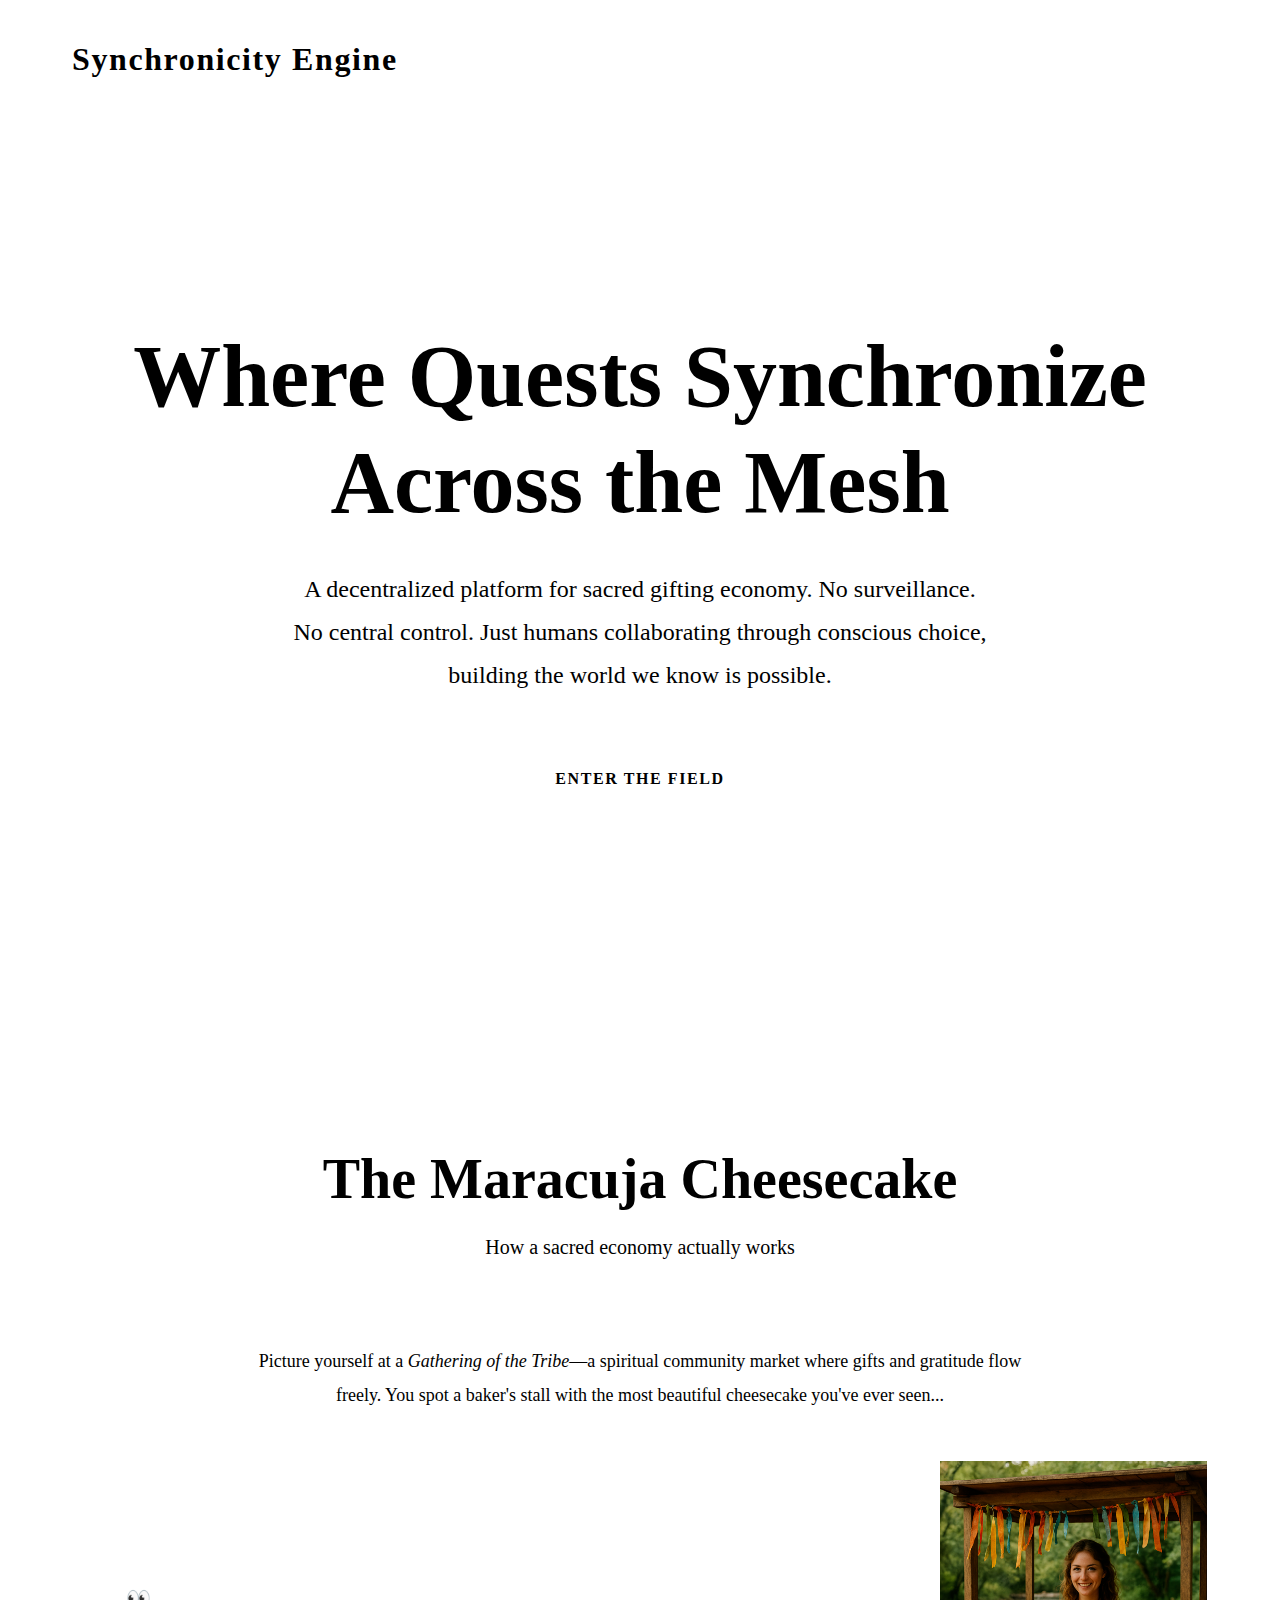
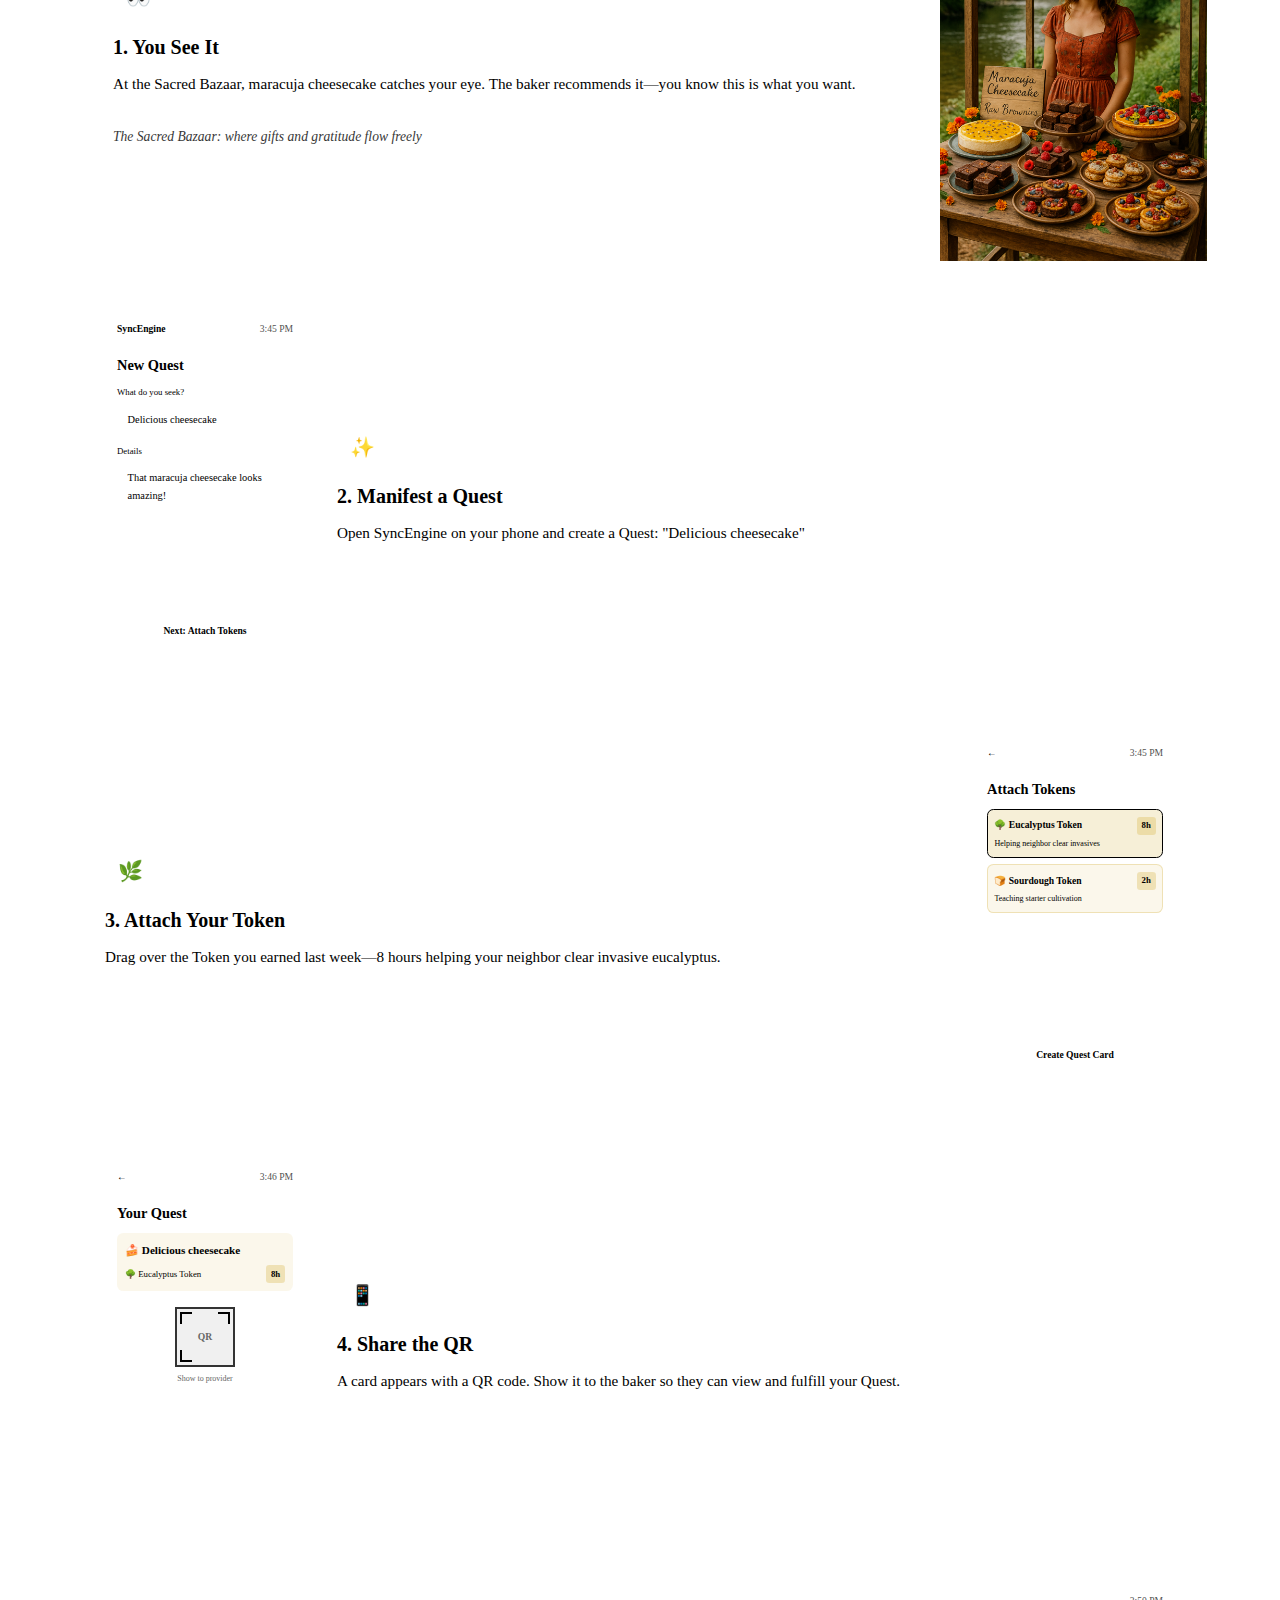
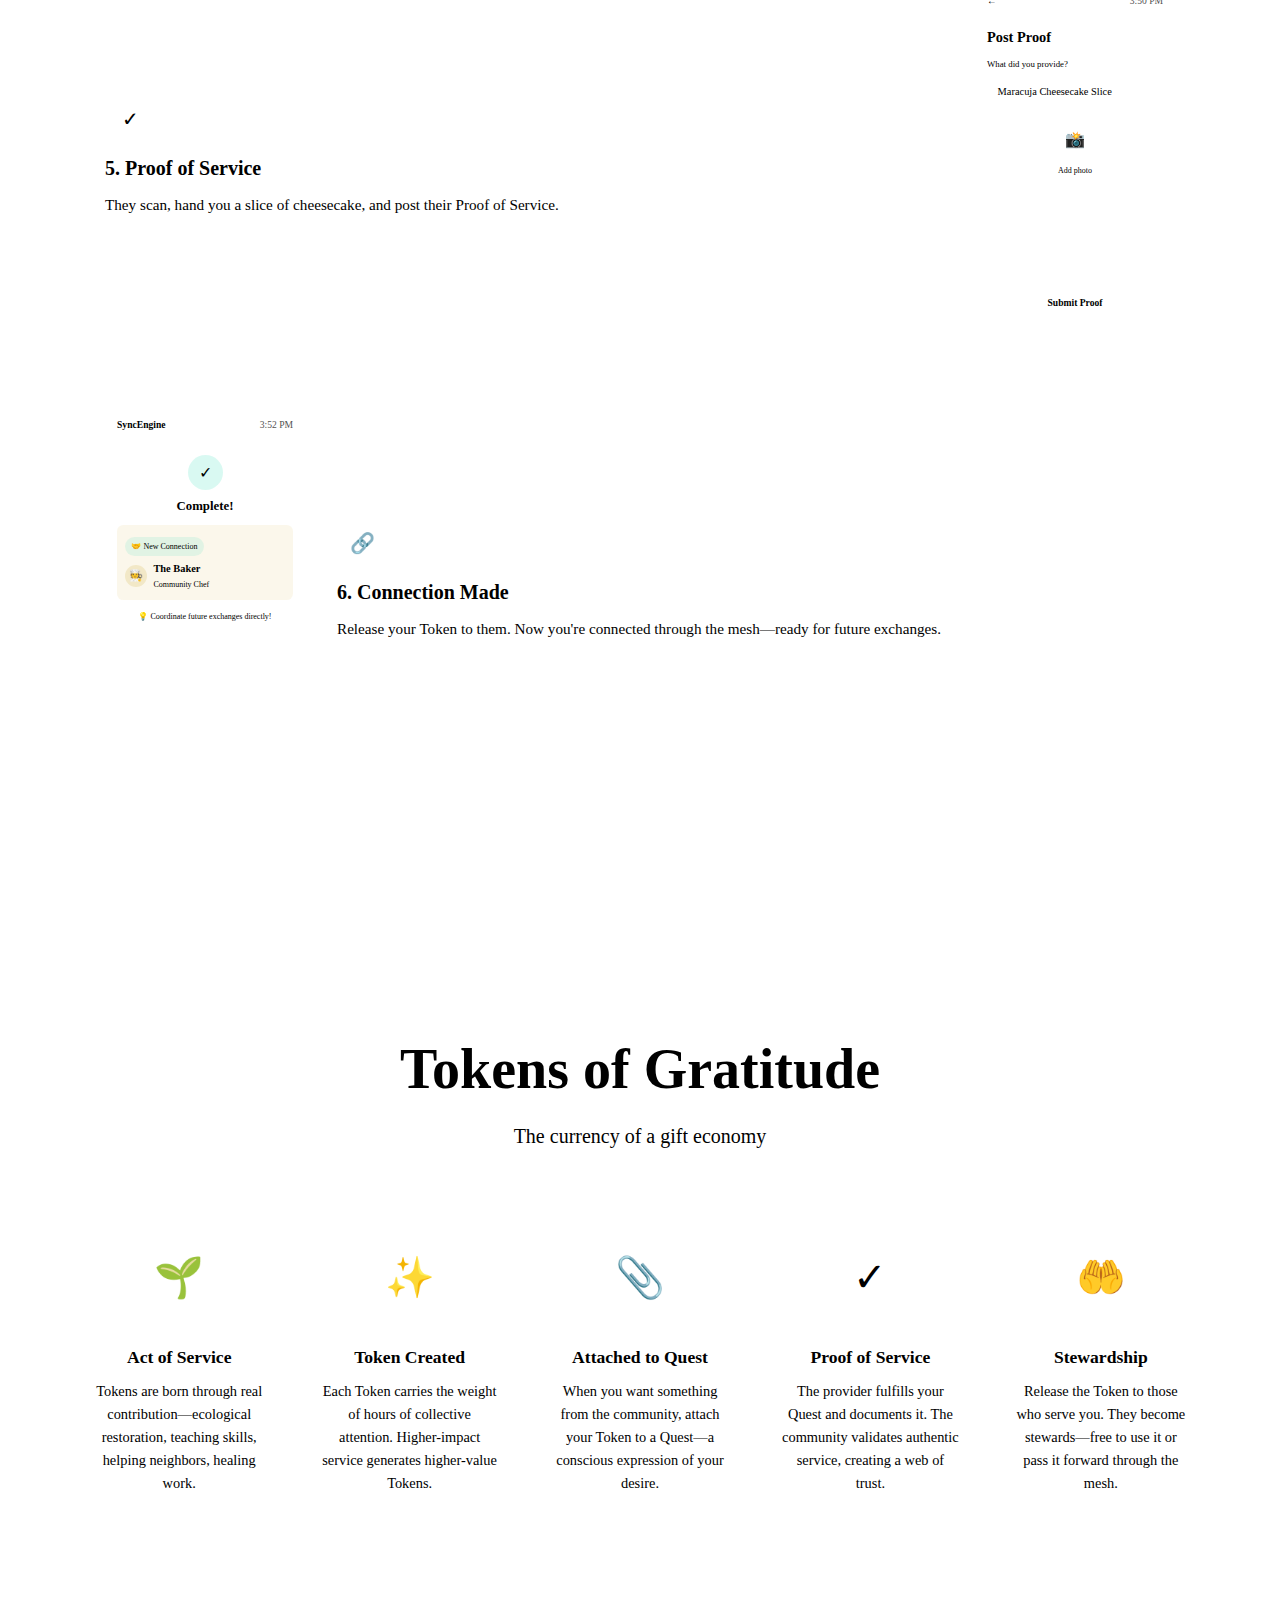
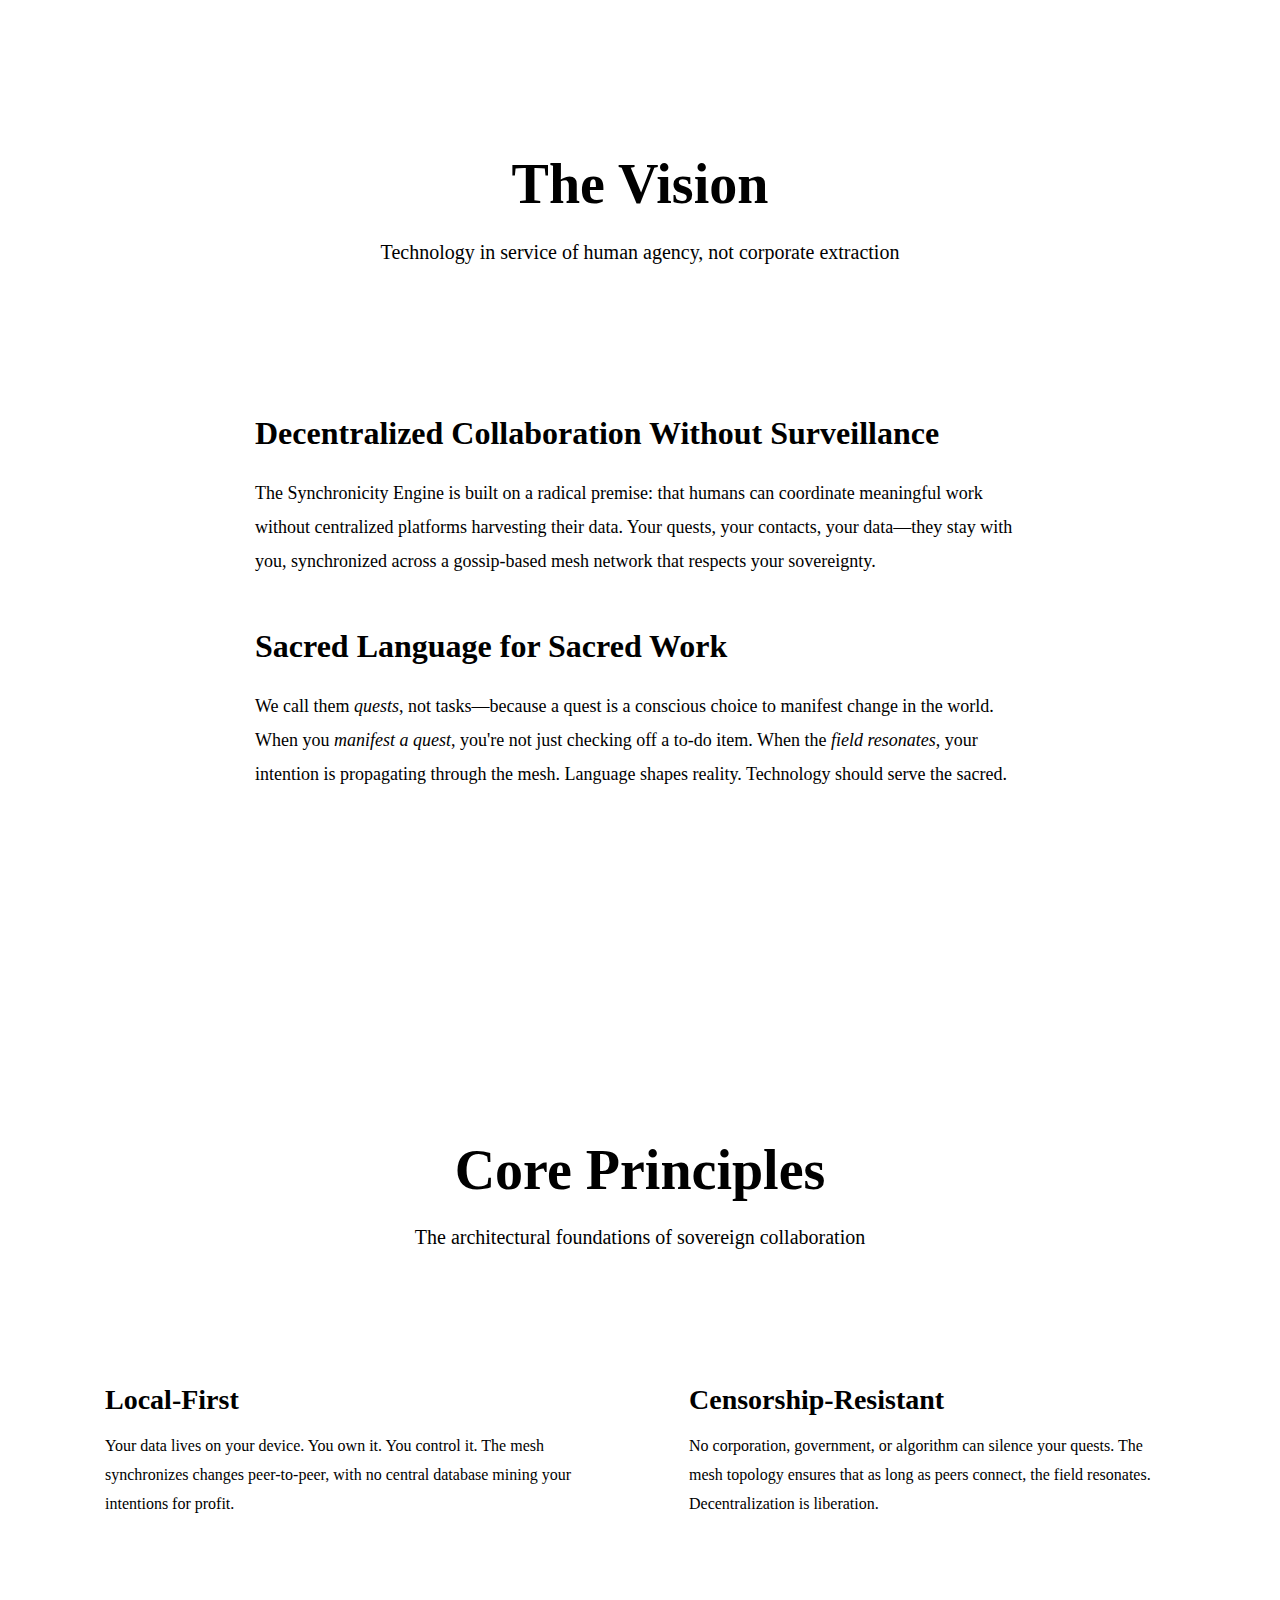
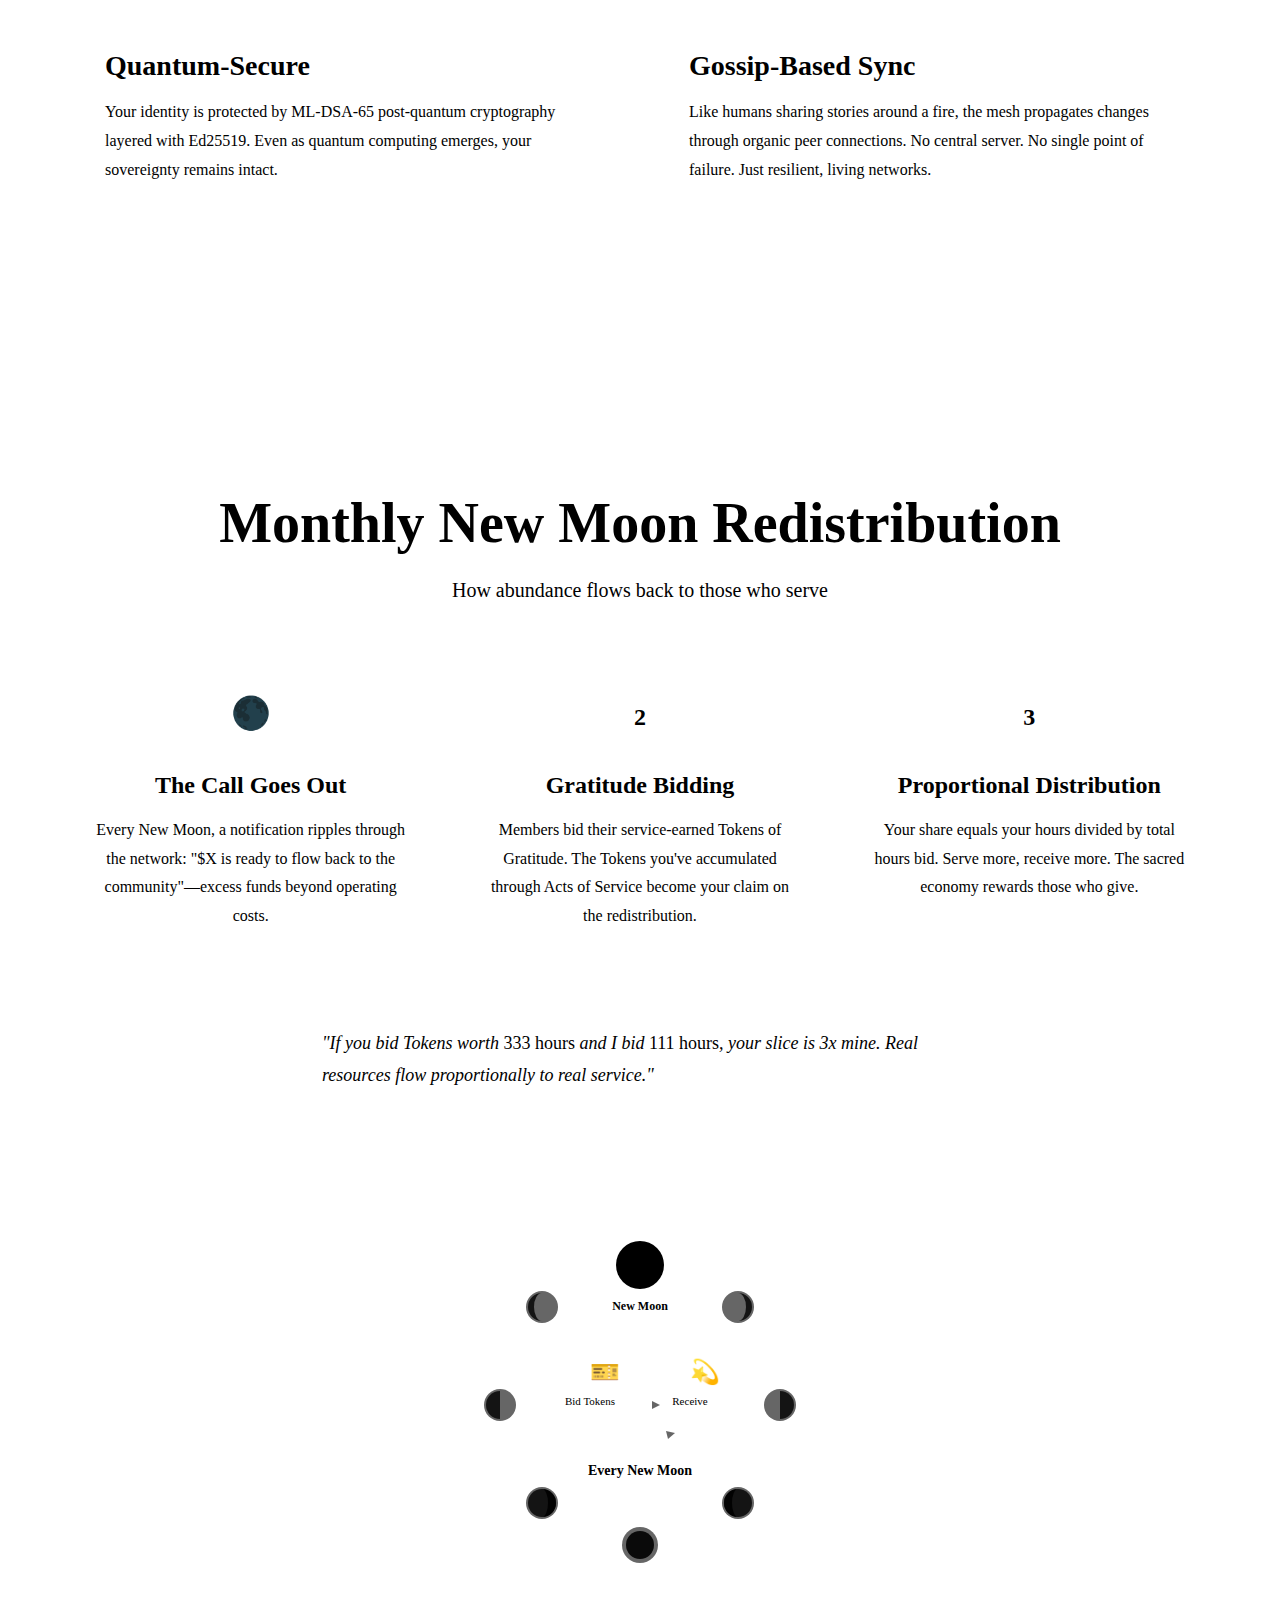
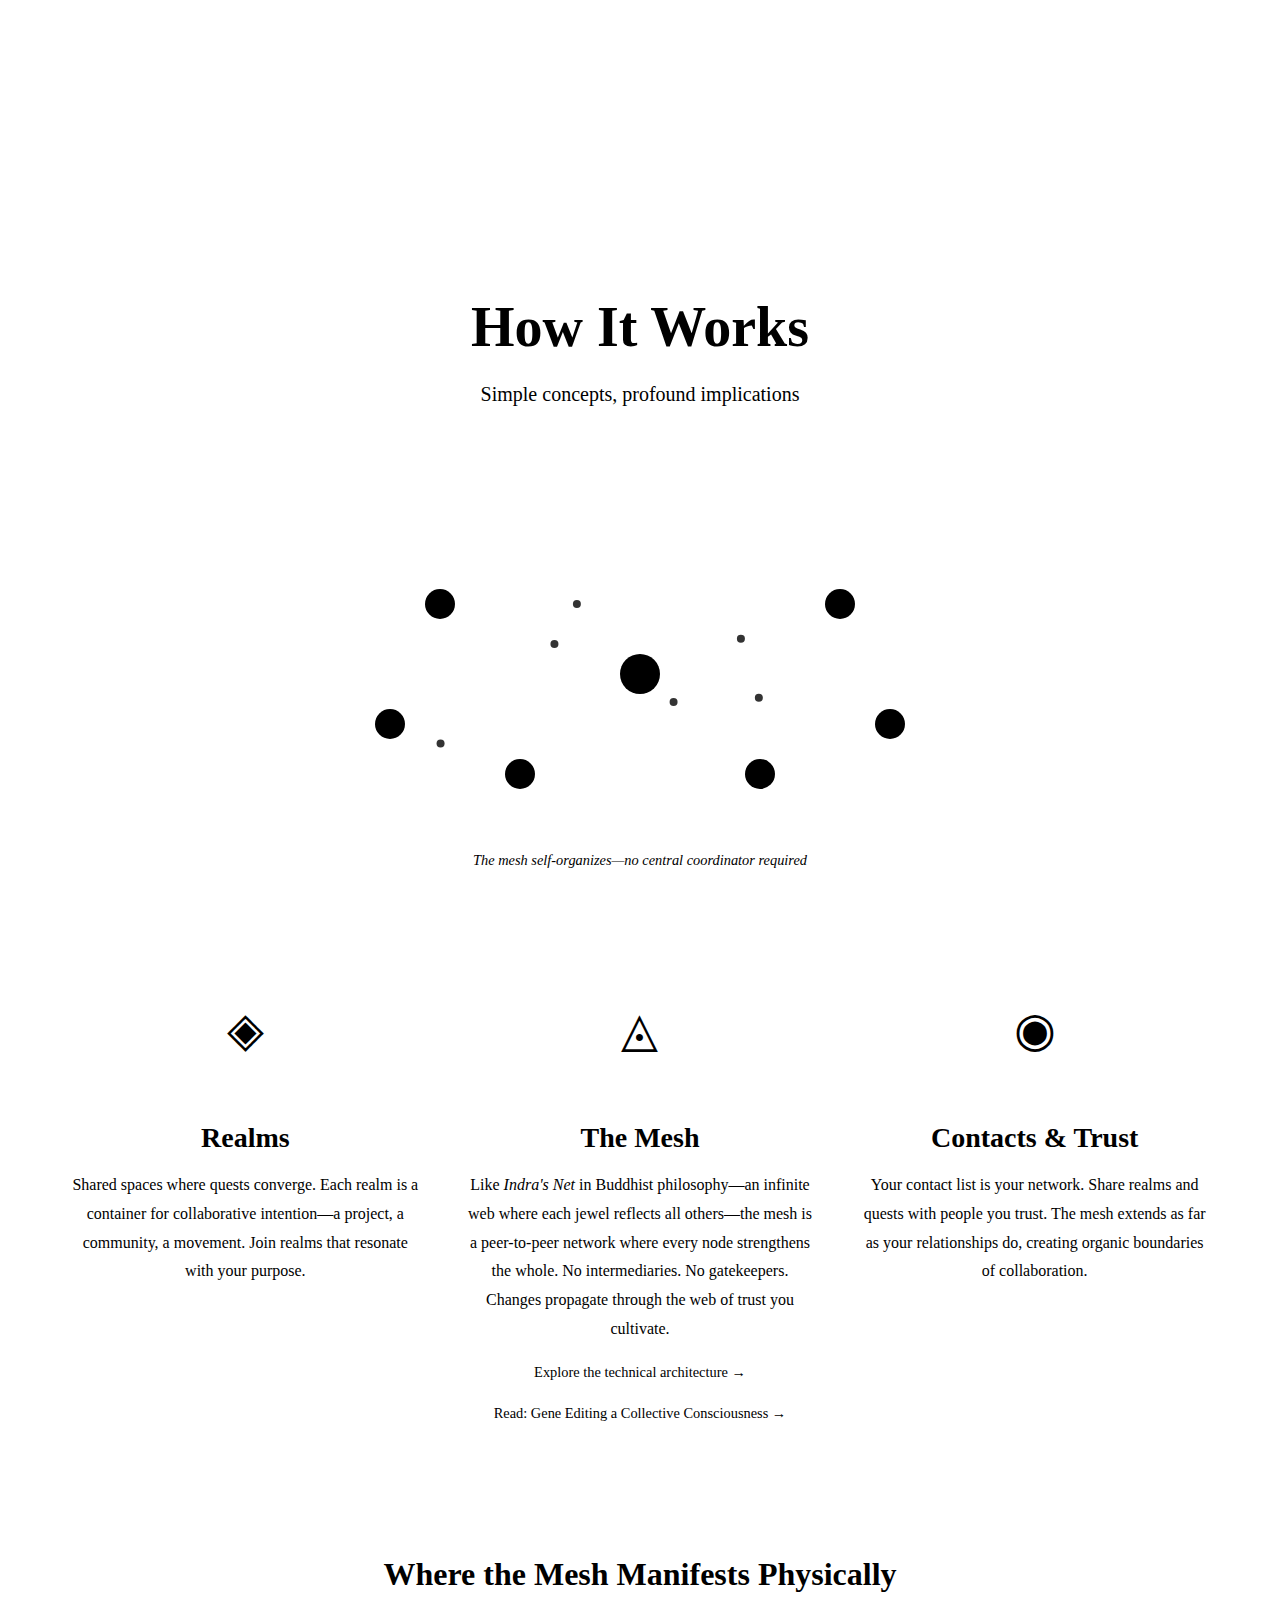
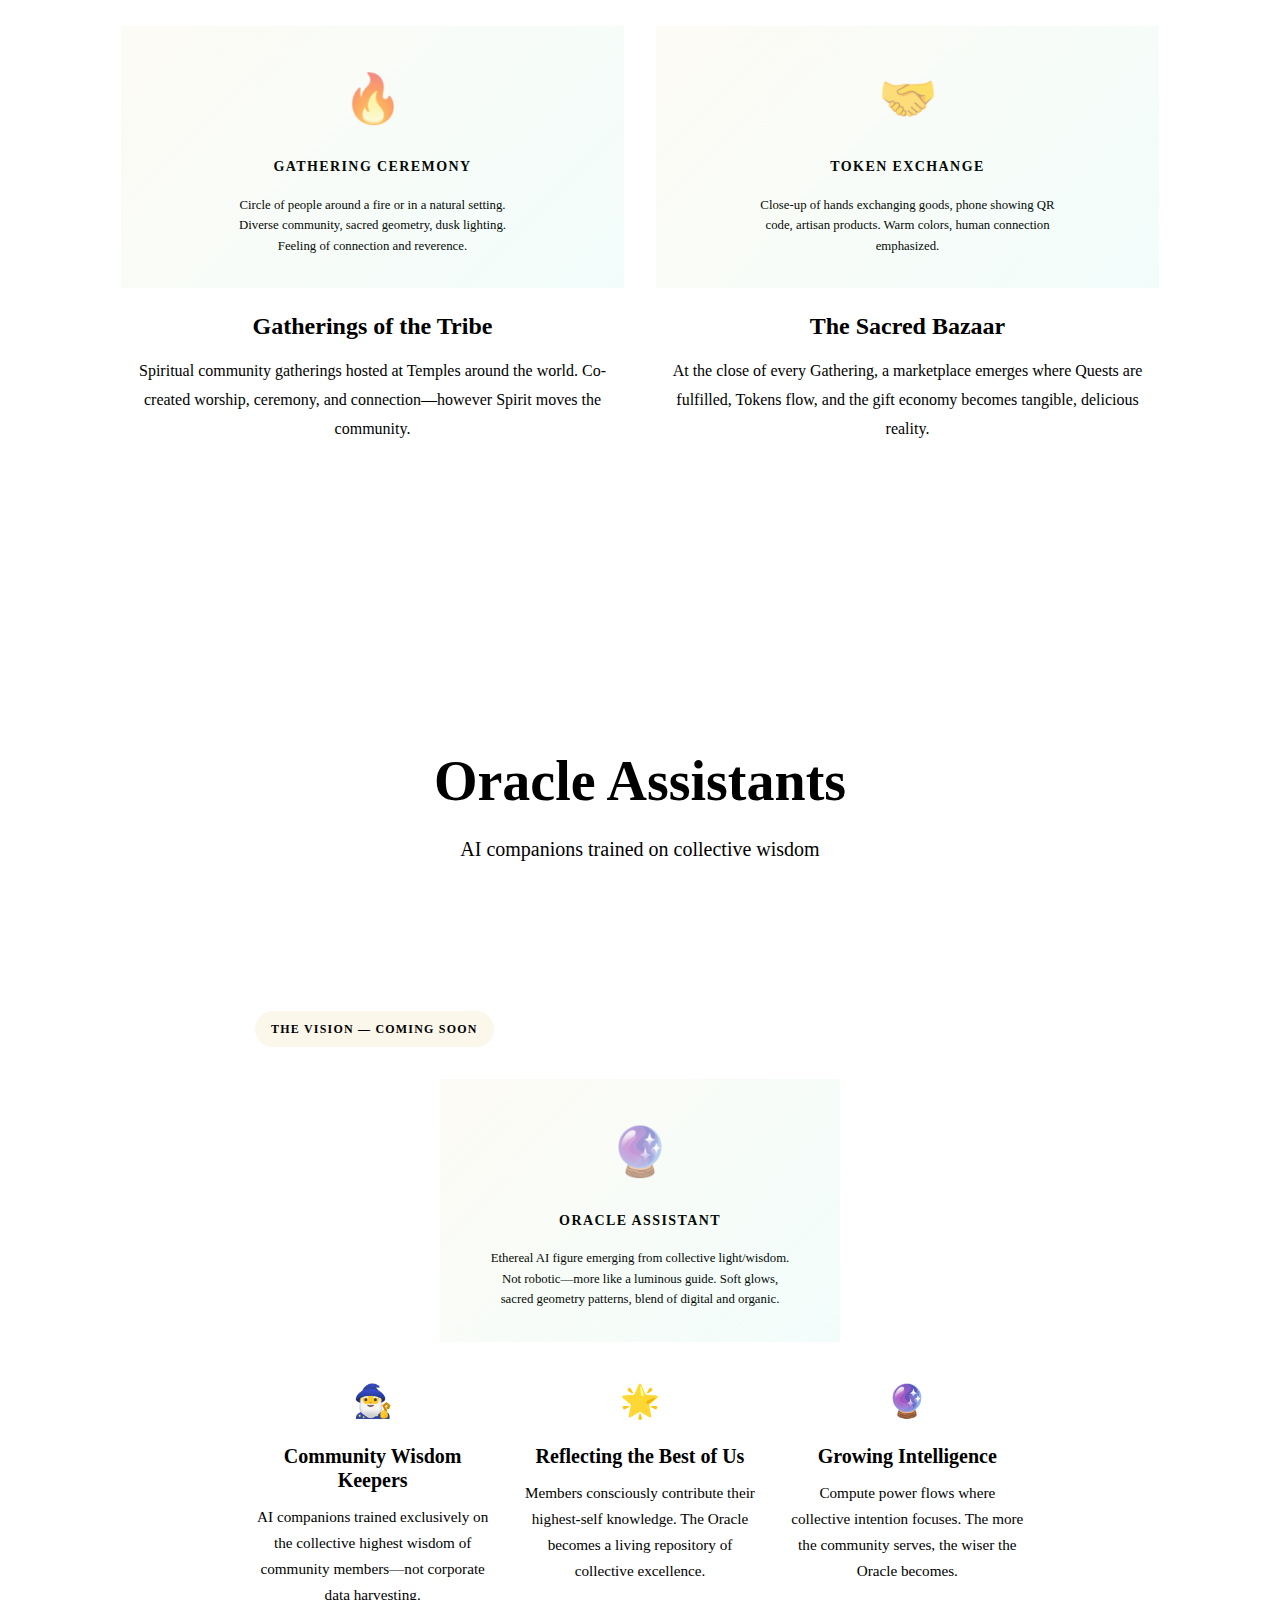
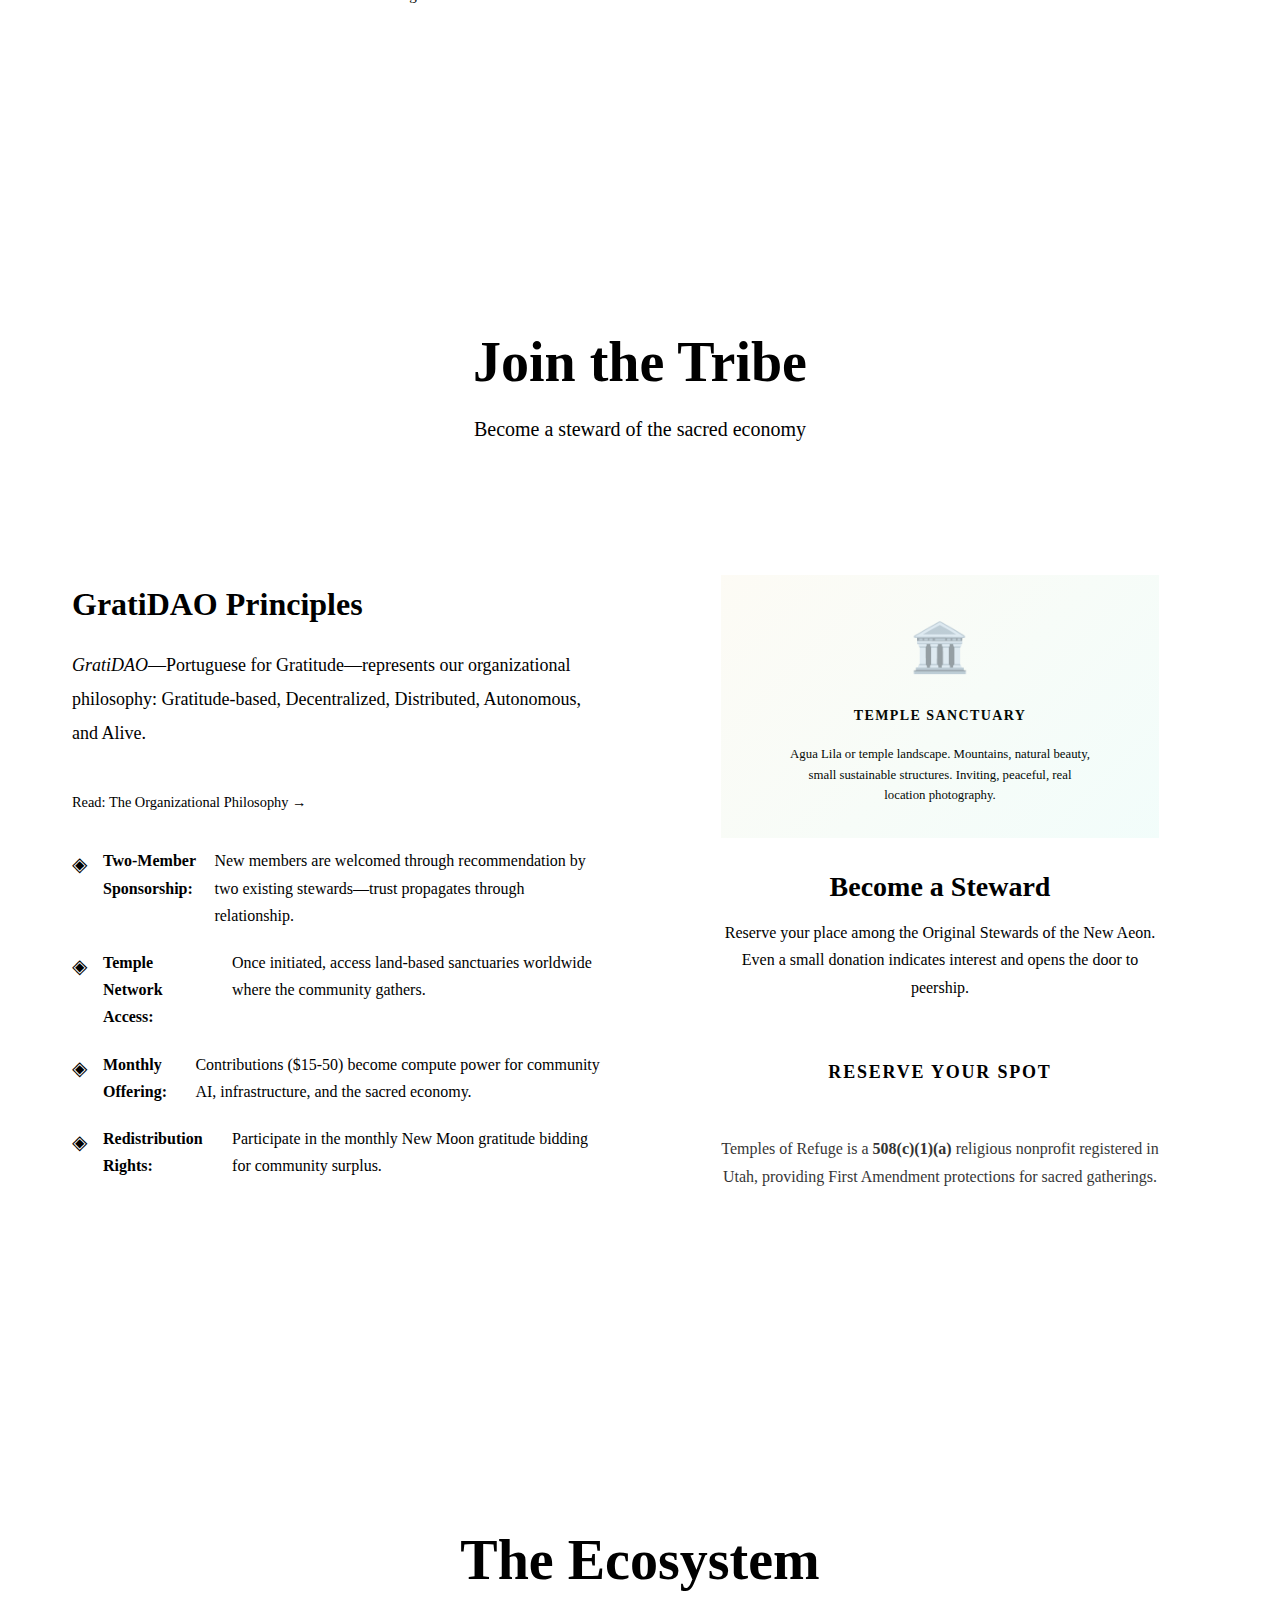
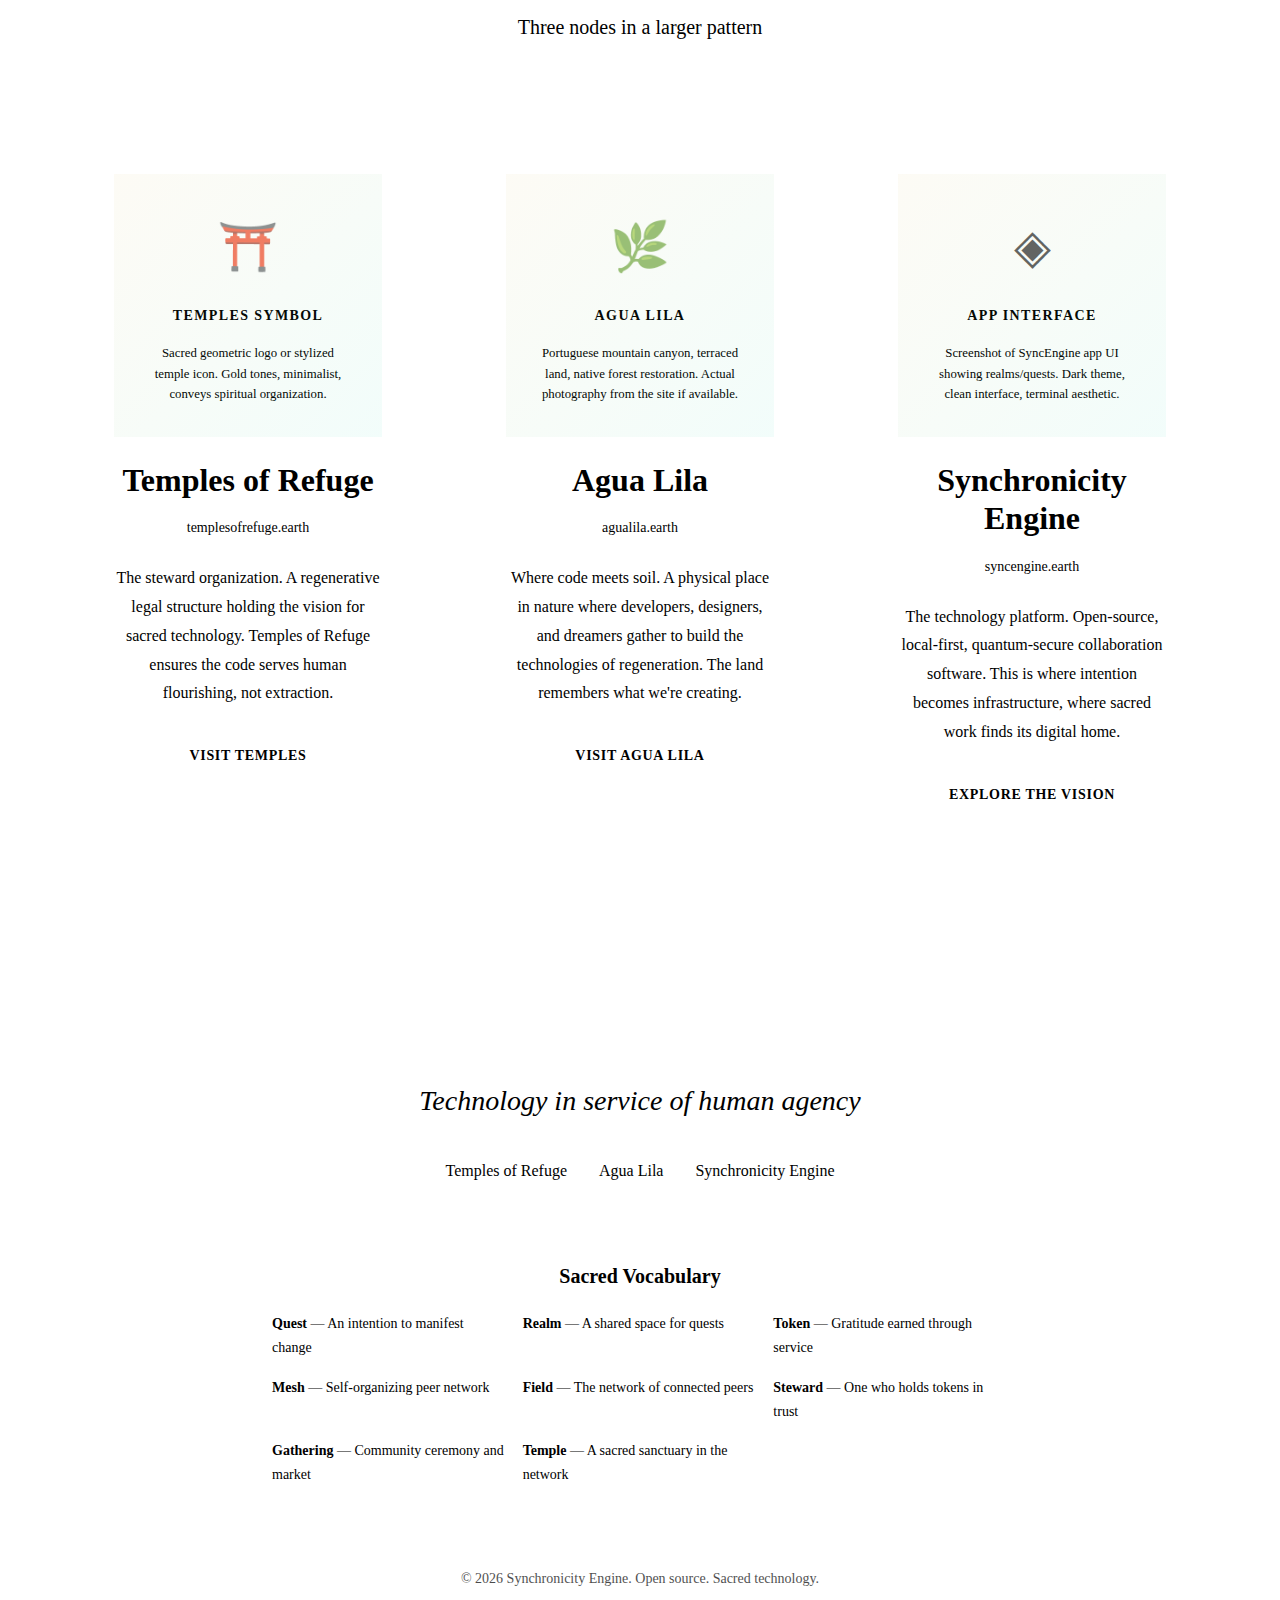
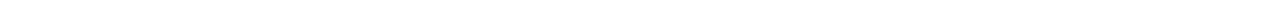
<file: index.html>
<!DOCTYPE html>
<html lang="en" data-skin="technical">
<head>
  <meta charset="UTF-8">
  <meta name="viewport" content="width=device-width, initial-scale=1.0">
  <title>Synchronicity Engine — Where Quests Synchronize Across the Mesh</title>
  <meta name="description" content="Decentralized collaboration platform for sacred gifting economy. Local-first, censorship-resistant, quantum-secure.">

  <!-- Fonts -->
  <link rel="preconnect" href="https://fonts.googleapis.com">
  <link rel="preconnect" href="https://fonts.gstatic.com" crossorigin>
  <link href="https://fonts.googleapis.com/css2?family=Cinzel:wght@400;500;600;700&family=Cormorant+Garamond:ital,wght@0,300;0,400;0,500;0,600;0,700;1,300;1,400;1,500&family=DM+Sans:ital,opsz,wght@0,9..40,300;0,9..40,400;0,9..40,500;0,9..40,600;0,9..40,700;1,9..40,400&family=Fraunces:ital,opsz,wght@0,9..144,300;0,9..144,400;0,9..144,500;0,9..144,600;0,9..144,700;0,9..144,900;1,9..144,400&family=Instrument+Sans:wght@400;500;600&family=JetBrains+Mono:wght@300;400;500&family=Outfit:wght@300;400;500;600&family=Playfair+Display:wght@700;900&family=Raleway:ital,wght@0,200;0,300;0,400;0,500;0,600;1,300;1,400&display=swap" rel="stylesheet">

  <style>
    /* ============================================
       RESET & BASE
    ============================================ */
    *, *::before, *::after {
      box-sizing: border-box;
      margin: 0;
      padding: 0;
    }

    html {
      scroll-behavior: smooth;
    }

    body {
      font-family: var(--s-font);
      line-height: 1.7;
      -webkit-font-smoothing: antialiased;
      -moz-osx-font-smoothing: grayscale;
      overflow-x: hidden;
    }

    /* ============================================
       CSS VARIABLES - BASE/SHARED
    ============================================ */

    /* ============================================
       GLOBAL STYLES
    ============================================ */
    body {
      background: var(--t-bg);
      color: var(--t-tx);
      font-family: var(--s-font);
      transition: background var(--transition-base) ease,
                  color var(--transition-base) ease;
    }

    h1, h2, h3, h4, h5, h6 {
      font-family: var(--s-display);
      font-weight: 700;
      line-height: 1.2;
      transition: font-family var(--transition-base) ease;
    }

    a {
      color: var(--t-a2);
      text-decoration: none;
      transition: color var(--transition-base) ease,
                  text-shadow var(--transition-base) ease;
    }

    a:hover, a:focus {
      color: var(--t-ac);
      text-shadow: var(--shadow-glow);
    }
    /* ============================================
       LAYOUT UTILITIES
    ============================================ */
    .container {
      max-width: 1200px;
      margin: 0 auto;
      padding: 0 2rem;
      position: relative;
      z-index: 1;
    }

    @media (max-width: 640px) {
      .container {
        padding: 0 1.5rem;
      }
    }

    section {
      padding: 8rem 0;
      position: relative;
    }

    @media (max-width: 768px) {
      section {
        padding: 5rem 0;
      }
    }


    /* ============================================
       HEADER
    ============================================ */
    header {
      padding: 2rem 0;
      position: relative;
      z-index: 10;
    }

    .logo {
      font-family: var(--s-display);
      font-size: 2rem;
      font-weight: 700;
      color: var(--t-ac);
      letter-spacing: 0.05em;
      text-shadow: var(--shadow-glow);
      transition: all var(--transition-base) ease;
    }

    @media (max-width: 640px) {
      .logo {
        font-size: 1.5rem;
      }
    }

    /* ============================================
       HERO SECTION
    ============================================ */
    .hero {
      min-height: 100vh;
      display: flex;
      align-items: center;
      justify-content: center;
      text-align: center;
      padding: 10rem 0;
      position: relative;
    }

    @media (max-width: 768px) {
      .hero {
        min-height: 85vh;
        padding: 6rem 0;
      }
    }

    .hero h1 {
      font-size: clamp(2.5rem, 7vw, 5.5rem);
      margin-bottom: 2rem;
      color: var(--t-ac);
      text-shadow: var(--shadow-glow);
      font-weight: 700;
    }
    @keyframes float {
      0%, 100% { transform: translateY(0); }
      50% { transform: translateY(-20px); }
    }

    .hero .subhead {
      font-size: clamp(1rem, 2.5vw, 1.5rem);
      max-width: 700px;
      margin: 0 auto 3rem;
      color: var(--t-t2);
      line-height: 1.8;
    }

    .cta-button {
      display: inline-block;
      padding: 1.25rem 3rem;
      background: var(--t-a2);
      color: var(--t-bg);
      font-family: var(--s-font);
      font-size: 1rem;
      font-weight: 600;
      border-radius: var(--s-radius);
      border: 2px solid var(--t-a2);
      text-transform: uppercase;
      letter-spacing: 0.1em;
      cursor: pointer;
      transition: all var(--transition-base) ease;
    }

    .cta-button:hover,
    .cta-button:focus {
      background: transparent;
      color: var(--t-a2);
      box-shadow: var(--shadow-glow);
      transform: translateY(-2px);
    }
    /* Mystic theme: pulse animation */
    @keyframes pulse {
      0%, 100% { box-shadow: 0 0 0 0 rgba(57, 255, 20, 0.7); }
      50% { box-shadow: 0 0 0 15px rgba(57, 255, 20, 0); }
    }

    /* ============================================
       SECTION HEADERS
    ============================================ */
    .section-header {
      text-align: center;
      margin-bottom: 5rem;
    }

    .section-header h2 {
      font-size: clamp(2rem, 5vw, 3.5rem);
      color: var(--t-ac);
      margin-bottom: 1rem;
      text-shadow: var(--shadow-glow);
    }

    .section-header p {
      font-size: clamp(1rem, 2vw, 1.25rem);
      color: var(--t-t2);
      max-width: 800px;
      margin: 0 auto;
    }

    /* ============================================
       PHILOSOPHY SECTION
    ============================================ */
    .philosophy-content {
      max-width: 900px;
      margin: 0 auto;
      background: var(--t-cd);
      padding: 4rem;
      border-radius: var(--s-radius);
      border: 1px solid rgba(255, 255, 255, 0.1);
      box-shadow: var(--shadow-glow);
    }

    @media (max-width: 768px) {
      .philosophy-content {
        padding: 2.5rem 1.5rem;
      }
    }

    .philosophy-content h3 {
      font-size: clamp(1.5rem, 3vw, 2rem);
      color: var(--t-a2);
      margin-bottom: 1.5rem;
      margin-top: 3rem;
    }

    .philosophy-content h3:first-of-type {
      margin-top: 0;
    }

    .philosophy-content p {
      font-size: 1.125rem;
      line-height: 1.9;
      margin-bottom: 1.5rem;
      color: var(--t-tx);
    }

    .philosophy-content em {
      color: var(--t-ac);
      font-style: italic;
    }

    /* ============================================
       PRINCIPLES GRID
    ============================================ */
    .principles-grid {
      display: grid;
      grid-template-columns: repeat(2, 1fr);
      gap: 2rem;
      margin-top: 3rem;
    }

    @media (max-width: 768px) {
      .principles-grid {
        grid-template-columns: 1fr;
      }
    }

    .principle-card {
      background: var(--t-cd);
      padding: 3rem 2rem;
      border-radius: var(--s-radius);
      border: 1px solid rgba(255, 255, 255, 0.1);
      transition: all var(--transition-base) ease;
      position: relative;
      overflow: hidden;
    }

    .principle-card::before {
      content: '';
      position: absolute;
      top: 0;
      left: 0;
      width: 100%;
      height: 4px;
      background: linear-gradient(90deg, var(--t-ac), var(--t-a2));
      transform: scaleX(0);
      transform-origin: left;
      transition: transform var(--transition-base) ease;
    }

    .principle-card:hover::before,
    .principle-card:focus-within::before {
      transform: scaleX(1);
    }

    .principle-card:hover,
    .principle-card:focus-within {
      transform: translateY(-8px);
      box-shadow: var(--shadow-glow);
      border-color: var(--t-a2);
    }
    @keyframes slideInUp {
      from {
        opacity: 0;
        transform: translateY(30px);
      }
      to {
        opacity: 1;
        transform: translateY(0);
      }
    }

    .principle-card h3 {
      font-size: 1.75rem;
      color: var(--t-ac);
      margin-bottom: 1rem;
    }

    .principle-card p {
      font-size: 1rem;
      line-height: 1.8;
      color: var(--t-t2);
    }

    /* ============================================
       HOW IT WORKS
    ============================================ */
    .how-it-works-content {
      display: grid;
      grid-template-columns: repeat(auto-fit, minmax(320px, 1fr));
      gap: 3rem;
      margin-top: 3rem;
    }

    @media (max-width: 640px) {
      .how-it-works-content {
        grid-template-columns: 1fr;
        gap: 2rem;
      }
    }

    .work-item {
      text-align: center;
    }

    .work-item-icon {
      width: 120px;
      height: 120px;
      margin: 0 auto 2rem;
      background: var(--t-cd);
      border-radius: 50%;
      display: flex;
      align-items: center;
      justify-content: center;
      border: 2px solid var(--t-a2);
      font-size: 3rem;
      color: var(--t-a2);
      box-shadow: var(--shadow-glow);
      transition: all var(--transition-base) ease;
    }
    .work-item:hover .work-item-icon,
    .work-item:focus-within .work-item-icon {
      transform: scale(1.1) rotate(5deg);
      border-color: var(--t-ac);
      color: var(--t-ac);
    }

    .work-item h3 {
      font-size: 1.75rem;
      color: var(--t-ac);
      margin-bottom: 1rem;
    }

    .work-item p {
      font-size: 1rem;
      line-height: 1.8;
      color: var(--t-t2);
    }

    .work-item-link {
      display: inline-block;
      margin-top: 1rem;
      font-size: 0.9rem;
      color: var(--t-a2);
      text-decoration: none;
      transition: color var(--transition-base) ease;
    }

    .work-item-link:hover {
      color: var(--t-ac);
    }

    
    /* ============================================
       ECOSYSTEM SECTION
    ============================================ */
    .ecosystem-grid {
      display: grid;
      grid-template-columns: repeat(auto-fit, minmax(300px, 1fr));
      gap: 2.5rem;
      margin-top: 3rem;
    }

    @media (max-width: 640px) {
      .ecosystem-grid {
        grid-template-columns: 1fr;
      }
    }

    .ecosystem-card {
      background: var(--t-cd);
      padding: 3rem 2.5rem;
      border-radius: var(--s-radius);
      border: 2px solid transparent;
      transition: all var(--transition-base) ease;
      text-align: center;
      position: relative;
      overflow: hidden;
    }

    .ecosystem-card::after {
      content: '';
      position: absolute;
      inset: 0;
      background: linear-gradient(135deg, var(--t-ac) 0%, var(--t-a2) 100%);
      opacity: 0;
      transition: opacity var(--transition-base) ease;
      z-index: -1;
    }

    .ecosystem-card:hover::after,
    .ecosystem-card:focus-within::after {
      opacity: 0.1;
    }

    .ecosystem-card:hover,
    .ecosystem-card:focus-within {
      border-color: var(--t-ac);
      transform: translateY(-8px);
      box-shadow: var(--shadow-glow);
    }

    .ecosystem-card h3 {
      font-size: 2rem;
      color: var(--t-ac);
      margin-bottom: 1rem;
    }

    .ecosystem-card .domain {
      font-size: 0.875rem;
      color: var(--t-a2);
      margin-bottom: 1.5rem;
      font-family: var(--s-font);
    }

    .ecosystem-card p {
      font-size: 1rem;
      line-height: 1.8;
      color: var(--t-t2);
    }

    .ecosystem-card a {
      display: inline-block;
      margin-top: 1.5rem;
      padding: 0.75rem 2rem;
      border: 1px solid var(--t-a2);
      border-radius: var(--s-radius);
      color: var(--t-a2);
      font-size: 0.875rem;
      font-weight: 600;
      text-transform: uppercase;
      letter-spacing: 0.05em;
      transition: all var(--transition-base) ease;
    }

    .ecosystem-card a:hover,
    .ecosystem-card a:focus {
      background: var(--t-a2);
      color: var(--t-bg);
    }

    /* ============================================
       STORY SECTION - COMBINED FLOW
    ============================================ */
    .story-section {
      background: var(--t-sf);
    }

    .story-context {
      max-width: 800px;
      margin: 0 auto 3rem;
      text-align: center;
      font-size: 1.125rem;
      line-height: 1.9;
      color: var(--t-tx);
    }

    .story-context em {
      color: var(--t-ac);
    }

    .story-flow {
      display: flex;
      flex-direction: column;
      gap: 1.5rem;
      margin-top: 3rem;
    }

    .story-card {
      display: grid;
      grid-template-columns: 1fr 200px;
      gap: 2rem;
      align-items: stretch;
      background: var(--t-cd);
      border-radius: var(--s-radius);
      padding: 1.5rem 2rem;
      border: 1px solid rgba(255, 255, 255, 0.1);
      transition: all var(--transition-base) ease;
      min-height: 400px;
    }

    .story-card:hover {
      border-color: var(--t-a2);
      box-shadow: var(--shadow-glow);
    }

    /* Alternate layout for even cards */
    .story-card:nth-child(even) {
      grid-template-columns: 200px 1fr;
    }

    .story-card:nth-child(even) .story-card-text {
      order: 2;
    }

    .story-card:nth-child(even) .story-card-mockup {
      order: 1;
    }

    /* Hero card with image (first step) */
    .story-card--hero {
      grid-template-columns: 1fr auto;
      gap: 2.5rem;
      padding: 0;
      height: 400px;
    }

    .story-card--hero .story-card-image {
      margin: 0;
      height: 400px;
      order: 2;
    }

    .story-card--hero .story-card-image img {
      height: 400px;
      width: auto;
      display: block;
    }

    .story-card--hero .story-card-text {
      padding: 2.5rem;
      justify-content: center;
      order: 1;
    }

    .story-card-caption {
      display: block;
      margin-top: 1rem;
      font-size: 0.85rem;
      font-style: italic;
      color: var(--t-t2);
      opacity: 0.8;
    }

    @media (max-width: 900px) {
      .story-card--hero {
        grid-template-columns: 1fr;
        height: auto;
      }

      .story-card--hero .story-card-image {
        order: 2;
        height: auto;
      }

      .story-card--hero .story-card-image img {
        width: 100%;
        height: auto;
      }

      .story-card--hero .story-card-text {
        padding: 1.5rem;
        text-align: center;
        order: 1;
      }
    }

    .story-card-text {
      display: flex;
      flex-direction: column;
      gap: 0.75rem;
      justify-content: center;
    }

    .story-step-icon {
      width: 50px;
      height: 50px;
      background: var(--t-sf);
      border-radius: 50%;
      display: flex;
      align-items: center;
      justify-content: center;
      border: 2px solid var(--t-ac);
      font-size: 1.25rem;
      transition: all var(--transition-base) ease;
      flex-shrink: 0;
    }

    @media (max-width: 900px) {
      .story-card--hero .story-step-icon {
        margin: 0 auto;
      }
    }

    
    
    
    .story-card:hover .story-step-icon {
      transform: scale(1.1);
      border-color: var(--t-a2);
    }

    .story-card-text h3 {
      font-size: 1.25rem;
      color: var(--t-ac);
      margin: 0;
    }

    .story-card-text p {
      font-size: 0.95rem;
      line-height: 1.7;
      color: var(--t-t2);
      margin: 0;
    }

    /* Phone Mockup in Story Card */
    .story-card-mockup {
      flex-shrink: 0;
      display: flex;
      flex-direction: column;
      height: 100%;
    }

    .phone-screen {
      background: var(--t-sf);
      border: 2px solid var(--t-a2);
      border-radius: var(--s-radius);
      padding: 0.75rem;
      min-height: 260px;
      display: flex;
      flex-direction: column;
      font-size: 0.85rem;
      flex: 1;
    }

    
    
    /* Phone Header */
    .phone-header {
      display: flex;
      justify-content: space-between;
      align-items: center;
      padding-bottom: 0.4rem;
      margin-bottom: 0.5rem;
      border-bottom: 1px solid rgba(255, 255, 255, 0.1);
      font-size: 0.6rem;
      color: var(--t-t2);
    }

    .app-name {
      color: var(--t-a2);
      font-weight: 600;
    }

    .back-arrow {
      color: var(--t-a2);
      font-weight: bold;
    }

    .phone-time {
      opacity: 0.7;
    }

    /* Screen Title */
    .phone-screen .screen-title {
      color: var(--t-ac);
      font-family: var(--s-display);
      font-size: 0.9rem;
      font-weight: 600;
      margin-bottom: 0.5rem;
    }

    /* Mock Input Group */
    .mock-input-group {
      margin-bottom: 0.5rem;
    }

    .mock-input-group label {
      display: block;
      color: var(--t-t2);
      font-size: 0.55rem;
      margin-bottom: 0.2rem;
    }

    .mock-input {
      background: rgba(255, 255, 255, 0.05);
      border: 1px solid rgba(255, 255, 255, 0.15);
      border-radius: 0.4rem;
      padding: 0.4rem 0.6rem;
      font-size: 0.65rem;
      color: var(--t-tx);
    }

    .mock-textarea {
      min-height: 35px;
    }

    /* Mock Button */
    .mock-button {
      background: var(--t-ac);
      color: var(--t-bg);
      border-radius: 0.4rem;
      padding: 0.5rem 0.75rem;
      font-size: 0.6rem;
      font-weight: 600;
      text-align: center;
      margin-top: auto;
    }

    
    /* Mock Token Card */
    .mock-token {
      background: rgba(212, 175, 55, 0.1);
      border: 1px solid rgba(212, 175, 55, 0.3);
      border-radius: 0.4rem;
      padding: 0.4rem;
      margin-bottom: 0.4rem;
      transition: all var(--transition-base) ease;
    }

    .mock-token.selected {
      border-color: var(--t-ac);
      background: rgba(212, 175, 55, 0.2);
    }

    
    .token-row {
      display: flex;
      justify-content: space-between;
      align-items: center;
    }

    .token-name {
      color: var(--t-ac);
      font-size: 0.6rem;
      font-weight: 600;
    }

    .token-hours {
      background: rgba(212, 175, 55, 0.3);
      border: 1px solid var(--t-ac);
      border-radius: 0.2rem;
      padding: 0.1rem 0.3rem;
      font-size: 0.55rem;
      font-weight: 700;
      color: var(--t-ac);
    }

    .token-desc {
      color: var(--t-t2);
      font-size: 0.5rem;
      margin-top: 0.15rem;
    }

    /* Quest Preview */
    .quest-preview {
      background: rgba(212, 175, 55, 0.1);
      border: 1px solid var(--t-ac);
      border-radius: 0.4rem;
      padding: 0.5rem;
      margin-bottom: 0.5rem;
    }

    .quest-preview-title {
      color: var(--t-ac);
      font-size: 0.7rem;
      font-weight: 600;
      margin-bottom: 0.3rem;
    }

    .quest-preview-token {
      display: flex;
      justify-content: space-between;
      align-items: center;
      font-size: 0.55rem;
      color: var(--t-t2);
    }

    /* QR Display */
    .qr-display {
      background: white;
      border-radius: 0.4rem;
      padding: 0.5rem;
      text-align: center;
    }

    .qr-mock {
      width: 60px;
      height: 60px;
      margin: 0 auto;
      background: #f0f0f0;
      border: 2px solid #333;
      position: relative;
      display: flex;
      align-items: center;
      justify-content: center;
      font-size: 0.6rem;
      color: #666;
      font-weight: bold;
    }

    .qr-corner {
      position: absolute;
      width: 12px;
      height: 12px;
      border: 2px solid #000;
    }

    .qr-corner.tl { top: 3px; left: 3px; border-right: none; border-bottom: none; }
    .qr-corner.tr { top: 3px; right: 3px; border-left: none; border-bottom: none; }
    .qr-corner.bl { bottom: 3px; left: 3px; border-right: none; border-top: none; }

    .qr-label {
      color: #666;
      font-size: 0.5rem;
      margin-top: 0.3rem;
    }

    /* Mock Upload */
    .mock-upload {
      background: rgba(255, 255, 255, 0.05);
      border: 1px dashed rgba(255, 255, 255, 0.2);
      border-radius: 0.4rem;
      padding: 0.6rem;
      text-align: center;
      margin-bottom: 0.5rem;
    }

    .mock-upload .upload-icon {
      display: block;
      font-size: 1rem;
      margin-bottom: 0.2rem;
    }

    .mock-upload span:last-child {
      color: var(--t-t2);
      font-size: 0.5rem;
    }

    /* Success Display */
    .success-display {
      text-align: center;
      padding: 0.4rem 0;
    }

    .success-display .success-icon {
      width: 35px;
      height: 35px;
      margin: 0 auto 0.4rem;
      background: rgba(0, 212, 170, 0.15);
      border: 2px solid var(--t-a2);
      border-radius: 50%;
      display: flex;
      align-items: center;
      justify-content: center;
      font-size: 1rem;
      color: var(--t-a2);
    }

    .success-display .success-title {
      color: var(--t-ac);
      font-family: var(--s-display);
      font-size: 0.8rem;
      font-weight: 600;
    }

    /* Connection Card */
    .connection-card {
      background: rgba(212, 175, 55, 0.1);
      border: 1px solid var(--t-ac);
      border-radius: 0.4rem;
      padding: 0.5rem;
      margin-bottom: 0.4rem;
    }

    .connection-badge {
      background: rgba(0, 212, 170, 0.1);
      border: 1px solid var(--t-a2);
      border-radius: 0.75rem;
      padding: 0.15rem 0.4rem;
      font-size: 0.5rem;
      color: var(--t-a2);
      display: inline-block;
      margin-bottom: 0.3rem;
    }

    .provider-row {
      display: flex;
      align-items: center;
      gap: 0.4rem;
    }

    .provider-avatar {
      width: 22px;
      height: 22px;
      background: rgba(212, 175, 55, 0.2);
      border: 1px solid var(--t-ac);
      border-radius: 50%;
      display: flex;
      align-items: center;
      justify-content: center;
      font-size: 0.7rem;
    }

    .provider-name {
      color: var(--t-ac);
      font-size: 0.65rem;
      font-weight: 600;
    }

    .provider-info {
      display: flex;
      flex-direction: column;
    }

    .provider-role {
      color: var(--t-t2);
      font-size: 0.5rem;
    }

    .hint-text {
      background: rgba(255, 255, 255, 0.03);
      border-radius: 0.4rem;
      padding: 0.35rem;
      font-size: 0.5rem;
      color: var(--t-t2);
      text-align: center;
      line-height: 1.3;
    }

    /* Mobile responsive */
    @media (max-width: 768px) {
      .story-card {
        grid-template-columns: 1fr !important;
        gap: 1.5rem;
        padding: 1.25rem;
      }

      .story-card:nth-child(even) .story-card-text,
      .story-card:nth-child(even) .story-card-mockup {
        order: unset;
      }

      .story-card-mockup {
        max-width: 220px;
        margin: 0 auto;
      }

      .story-card-text h3 {
        font-size: 1.1rem;
      }
    }

    /* ============================================
       REDISTRIBUTION SECTION
    ============================================ */
    .redistribution-section {
      background: var(--t-sf);
    }

    .redistribution-flow {
      display: flex;
      justify-content: space-around;
      align-items: flex-start;
      gap: 2rem;
      margin-top: 3rem;
    }

    @media (max-width: 768px) {
      .redistribution-flow {
        flex-direction: column;
        align-items: center;
      }
    }

    .flow-step {
      flex: 1;
      max-width: 320px;
      text-align: center;
      position: relative;
    }

    .flow-step-number {
      width: 60px;
      height: 60px;
      margin: 0 auto 1.5rem;
      background: var(--t-cd);
      border-radius: 50%;
      display: flex;
      align-items: center;
      justify-content: center;
      border: 2px solid var(--t-a2);
      font-family: var(--s-display);
      font-size: 1.5rem;
      font-weight: 700;
      color: var(--t-a2);
      transition: all var(--transition-base) ease;
    }

    
    .flow-step:hover .flow-step-number {
      background: var(--t-a2);
      color: var(--t-bg);
      transform: scale(1.1);
    }

    .moon-icon {
      font-size: 2rem;
      display: block;
      margin-bottom: 0.5rem;
    }

    
    @keyframes moonGlow {
      0%, 100% {
        text-shadow: 0 0 10px rgba(212, 175, 55, 0.5);
        transform: scale(1);
      }
      50% {
        text-shadow: 0 0 30px rgba(212, 175, 55, 0.8);
        transform: scale(1.1);
      }
    }

    .flow-step h3 {
      font-size: 1.5rem;
      color: var(--t-ac);
      margin-bottom: 1rem;
    }

    .flow-step p {
      font-size: 1rem;
      line-height: 1.8;
      color: var(--t-t2);
    }

    .redistribution-quote {
      max-width: 700px;
      margin: 4rem auto 0;
      padding: 2rem;
      background: var(--t-cd);
      border-radius: var(--s-radius);
      border-left: 4px solid var(--t-ac);
      font-style: italic;
    }

    .redistribution-quote p {
      font-size: 1.125rem;
      line-height: 1.8;
      color: var(--t-tx);
      margin: 0;
    }

    .redistribution-quote em {
      color: var(--t-a2);
      font-style: normal;
    }

    /* ============================================
       AI ORACLE SECTION
    ============================================ */
    .oracle-section {
      position: relative;
    }

    .oracle-teaser {
      max-width: 900px;
      margin: 0 auto;
      background: var(--t-cd);
      padding: 4rem;
      border-radius: var(--s-radius);
      border: 1px solid rgba(255, 255, 255, 0.1);
      position: relative;
      overflow: hidden;
    }

    @media (max-width: 768px) {
      .oracle-teaser {
        padding: 2.5rem 1.5rem;
      }
    }

    
    
    
    .oracle-badge {
      display: inline-block;
      padding: 0.5rem 1rem;
      background: rgba(212, 175, 55, 0.1);
      border: 1px solid var(--t-ac);
      border-radius: 2rem;
      font-size: 0.75rem;
      font-weight: 600;
      color: var(--t-ac);
      text-transform: uppercase;
      letter-spacing: 0.1em;
      margin-bottom: 2rem;
    }

    .oracle-content {
      display: grid;
      grid-template-columns: 1fr 1fr 1fr;
      gap: 2rem;
      margin-top: 2rem;
    }

    @media (max-width: 768px) {
      .oracle-content {
        grid-template-columns: 1fr;
        gap: 1.5rem;
      }
    }

    .oracle-item {
      text-align: center;
    }

    .oracle-item-icon {
      font-size: 2rem;
      margin-bottom: 1rem;
      display: block;
      color: var(--t-a2);
    }

    .oracle-item h4 {
      font-size: 1.25rem;
      color: var(--t-ac);
      margin-bottom: 0.75rem;
    }

    .oracle-item p {
      font-size: 0.95rem;
      line-height: 1.7;
      color: var(--t-t2);
    }

    /* ============================================
       JOIN SECTION
    ============================================ */
    .join-section {
      background: var(--t-sf);
    }

    .join-content {
      display: grid;
      grid-template-columns: 1fr 1fr;
      gap: 4rem;
      align-items: center;
    }

    @media (max-width: 968px) {
      .join-content {
        grid-template-columns: 1fr;
        gap: 3rem;
      }
    }

    .join-info h3 {
      font-size: 2rem;
      color: var(--t-ac);
      margin-bottom: 1.5rem;
    }

    .join-info p {
      font-size: 1.125rem;
      line-height: 1.9;
      color: var(--t-tx);
      margin-bottom: 1.5rem;
    }

    .join-features {
      list-style: none;
      margin: 2rem 0;
    }

    .join-features li {
      display: flex;
      align-items: flex-start;
      gap: 1rem;
      margin-bottom: 1.25rem;
      font-size: 1rem;
      color: var(--t-t2);
    }

    .join-features li::before {
      content: '◈';
      color: var(--t-a2);
      font-size: 1.25rem;
      flex-shrink: 0;
    }

    .join-cta {
      background: var(--t-cd);
      padding: 3rem;
      border-radius: var(--s-radius);
      border: 1px solid rgba(255, 255, 255, 0.1);
      text-align: center;
    }

    @media (max-width: 768px) {
      .join-cta {
        padding: 2rem 1.5rem;
      }
    }

    .join-cta h3 {
      font-size: 1.75rem;
      color: var(--t-ac);
      margin-bottom: 1rem;
    }

    .join-cta p {
      font-size: 1rem;
      color: var(--t-t2);
      margin-bottom: 2rem;
    }

    .cta-large {
      display: inline-block;
      padding: 1.5rem 4rem;
      background: var(--t-ac);
      color: var(--t-bg);
      font-family: var(--s-font);
      font-size: 1.125rem;
      font-weight: 600;
      border-radius: var(--s-radius);
      border: 2px solid var(--t-ac);
      text-transform: uppercase;
      letter-spacing: 0.1em;
      cursor: pointer;
      transition: all var(--transition-base) ease;
    }

    .cta-large:hover,
    .cta-large:focus {
      background: transparent;
      color: var(--t-ac);
      box-shadow: var(--shadow-glow);
      transform: translateY(-3px);
    }

    
    .legal-note {
      font-size: 0.875rem;
      color: var(--t-t2);
      opacity: 0.8;
      margin-top: 1.5rem;
    }

    .legal-note a {
      color: var(--t-a2);
    }

    /* ============================================
       MESH NETWORK VISUALIZATION
    ============================================ */
    .mesh-visualization {
      margin-bottom: 4rem;
      padding: 2rem;
      background: var(--t-cd);
      border-radius: var(--s-radius);
      border: 1px solid rgba(255, 255, 255, 0.1);
    }

    .mesh-svg {
      width: 100%;
      max-width: 800px;
      height: auto;
      display: block;
      margin: 0 auto;
    }

    .mesh-caption {
      text-align: center;
      margin-top: 1.5rem;
      font-size: 0.9rem;
      color: var(--t-t2);
      font-style: italic;
    }

    /* Connection lines */
    .mesh-line {
      stroke: var(--t-a2);
      stroke-width: 1.5;
      opacity: 0.3;
      transition: all var(--transition-base) ease;
    }

    .mesh-line--outer {
      opacity: 0.2;
      stroke-dasharray: 4 4;
    }

    .mesh-line--cross {
      opacity: 0.15;
    }

    /* Data pulses */
    .data-pulse {
      fill: var(--t-a2);
      opacity: 0.8;
    }

    /* Node styling */
    .node-glow {
      fill: transparent;
      stroke: var(--t-ac);
      stroke-width: 2;
      opacity: 0.3;
      animation: nodeGlow 3s ease-in-out infinite;
    }

    .node-core {
      fill: var(--t-sf);
      stroke: var(--t-ac);
      stroke-width: 2;
      transition: all var(--transition-base) ease;
    }

    .mesh-node:hover .node-core {
      fill: rgba(212, 175, 55, 0.2);
      stroke-width: 3;
    }

    .node-label {
      fill: var(--t-ac);
      font-family: var(--s-font);
      font-size: 11px;
      font-weight: 600;
    }

    /* Central node special styling */
    .mesh-node--central .node-glow {
      stroke: var(--t-a2);
      opacity: 0.4;
      animation: centralGlow 2s ease-in-out infinite;
    }

    .mesh-node--central .node-core {
      stroke: var(--t-a2);
      stroke-width: 3;
    }

    .mesh-node--central .node-label {
      fill: var(--t-a2);
      font-size: 12px;
    }

    @keyframes nodeGlow {
      0%, 100% { opacity: 0.2; r: 22; }
      50% { opacity: 0.4; r: 25; }
    }

    @keyframes centralGlow {
      0%, 100% { opacity: 0.3; r: 28; }
      50% { opacity: 0.6; r: 32; }
    }
    /* Neon theme enhancements */
    
    
    
    
    /* Reduced motion */
    @media (prefers-reduced-motion: reduce) {
      .data-pulse animateMotion {
        display: none;
      }

      .node-glow,
      .mesh-node--central .node-glow {
        animation: none;
        opacity: 0.3;
      }
    }

    /* Mobile adjustments */
    @media (max-width: 600px) {
      .mesh-visualization {
        padding: 1rem;
      }

      .mesh-svg {
        min-height: 200px;
      }

      .node-label {
        font-size: 9px;
      }

      .mesh-node--central .node-label {
        font-size: 10px;
      }
    }

    /* ============================================
       ENHANCED HOW IT WORKS (Gatherings)
    ============================================ */
    .gatherings-highlight {
      margin-top: 5rem;
      padding: 3rem;
      background: var(--t-cd);
      border-radius: var(--s-radius);
      border: 1px solid rgba(255, 255, 255, 0.1);
    }

    @media (max-width: 768px) {
      .gatherings-highlight {
        padding: 2rem 1.5rem;
        margin-top: 3rem;
      }
    }

    .gatherings-highlight h3 {
      font-size: 2rem;
      color: var(--t-ac);
      text-align: center;
      margin-bottom: 2rem;
    }

    .gatherings-grid {
      display: grid;
      grid-template-columns: 1fr 1fr;
      gap: 2rem;
    }

    @media (max-width: 768px) {
      .gatherings-grid {
        grid-template-columns: 1fr;
      }
    }

    .gatherings-item {
      text-align: center;
    }

    .gatherings-item h4 {
      font-size: 1.5rem;
      color: var(--t-a2);
      margin-bottom: 1rem;
    }

    .gatherings-item p {
      font-size: 1rem;
      line-height: 1.8;
      color: var(--t-t2);
    }

    /* ============================================
       FOOTER (Enhanced)
    ============================================ */
    footer {
      background: var(--t-sf);
      padding: 5rem 0 2rem;
      text-align: center;
      border-top: 1px solid rgba(255, 255, 255, 0.1);
      margin-top: 0;
    }

    footer .tagline {
      font-family: var(--s-display);
      font-size: clamp(1.25rem, 3vw, 1.75rem);
      color: var(--t-ac);
      margin-bottom: 2rem;
      font-style: italic;
    }

    footer .links {
      display: flex;
      justify-content: center;
      gap: 2rem;
      flex-wrap: wrap;
      margin-bottom: 2rem;
    }

    footer .links a {
      font-size: 1rem;
      color: var(--t-t2);
      transition: all var(--transition-base) ease;
    }

    footer .links a:hover,
    footer .links a:focus {
      color: var(--t-a2);
      text-shadow: var(--shadow-glow);
    }

    /* Glossary Terms */
    .footer-glossary {
      max-width: 800px;
      margin: 3rem auto;
      padding: 2rem;
      background: var(--t-cd);
      border-radius: var(--s-radius);
      text-align: left;
    }

    .footer-glossary h4 {
      font-size: 1.25rem;
      color: var(--t-ac);
      margin-bottom: 1.5rem;
      text-align: center;
    }

    .glossary-grid {
      display: grid;
      grid-template-columns: repeat(auto-fit, minmax(200px, 1fr));
      gap: 1rem;
    }

    .glossary-item {
      font-size: 0.875rem;
    }

    .glossary-item strong {
      color: var(--t-a2);
    }

    .glossary-item span {
      color: var(--t-t2);
    }

    footer .copyright {
      font-size: 0.875rem;
      color: var(--t-t2);
      opacity: 0.7;
      margin-top: 2rem;
    }

    /* ============================================
       MOON CYCLE DIAGRAM
    ============================================ */
    .moon-cycle-diagram {
      margin-top: 3rem;
      padding: 2rem;
      background: var(--t-cd);
      border-radius: var(--s-radius);
      border: 1px solid rgba(255, 255, 255, 0.1);
    }

    .moon-svg {
      width: 100%;
      max-width: 500px;
      height: auto;
      display: block;
      margin: 0 auto;
    }

    .cycle-ring {
      stroke: var(--t-a2);
      opacity: 0.3;
    }

    .gradient-start {
      stop-color: var(--t-ac);
    }

    .gradient-end {
      stop-color: var(--t-a2);
    }

    /* Moon phase circles */
    .phase-circle {
      fill: var(--t-sf);
      stroke: var(--t-t2);
      stroke-width: 1;
      opacity: 0.6;
    }

    .phase-circle--active {
      fill: var(--t-cd);
      stroke: var(--t-ac);
      stroke-width: 3;
      opacity: 1;
    }

    .phase-inner {
      fill: var(--t-t2);
      opacity: 0.8;
    }

    .phase-inner--new {
      fill: var(--t-bg);
      stroke: var(--t-ac);
      stroke-width: 1;
    }

    .phase-inner--full {
      fill: var(--t-tx);
      opacity: 0.9;
    }

    .phase-shadow {
      fill: var(--t-bg);
      opacity: 0.9;
    }

    .phase-label {
      font-family: var(--s-font);
      font-size: 10px;
      fill: var(--t-t2);
    }

    .phase-label--active {
      font-size: 12px;
      font-weight: 600;
      fill: var(--t-ac);
    }

    /* Center content */
    .center-icon {
      font-size: 24px;
    }

    .center-label {
      font-family: var(--s-font);
      font-size: 11px;
      fill: var(--t-t2);
      text-anchor: middle;
    }

    .center-arrow {
      stroke: var(--t-a2);
      opacity: 0.6;
    }

    .center-arrow-head {
      fill: var(--t-a2);
      opacity: 0.6;
    }

    .cycle-label {
      font-family: var(--s-display);
      font-size: 14px;
      fill: var(--t-a2);
      font-weight: 600;
    }
    @keyframes moonPhaseGlow {
      0%, 100% { filter: url(#moonGlow) drop-shadow(0 0 5px rgba(212, 175, 55, 0.5)); }
      50% { filter: url(#moonGlow) drop-shadow(0 0 15px rgba(212, 175, 55, 0.8)); }
    }
    /* Mobile */
    @media (max-width: 640px) {
      .moon-cycle-diagram {
        padding: 1rem;
      }

      .moon-svg {
        max-width: 100%;
      }
    }

    /* ============================================
       INTEGRATED TOKEN LIFECYCLE
    ============================================ */
    .token-lifecycle {
      display: flex;
      justify-content: space-between;
      align-items: flex-start;
      gap: 1rem;
      margin-top: 3rem;
      position: relative;
    }

    /* Connecting line behind the steps */
    .token-lifecycle::before {
      content: '';
      position: absolute;
      top: 45px;
      left: 60px;
      right: 60px;
      height: 2px;
      background: linear-gradient(90deg,
        var(--t-ac) 0%,
        var(--t-a2) 50%,
        var(--t-ac) 100%);
      opacity: 0.4;
      z-index: 0;
    }

    .lifecycle-step {
      flex: 1;
      display: flex;
      flex-direction: column;
      align-items: center;
      text-align: center;
      position: relative;
      z-index: 1;
    }

    .lifecycle-step-icon {
      width: 90px;
      height: 90px;
      border-radius: 50%;
      background: var(--t-cd);
      border: 3px solid var(--t-ac);
      display: flex;
      align-items: center;
      justify-content: center;
      font-size: 2.5rem;
      margin-bottom: 1.5rem;
      transition: all var(--transition-base) ease;
      position: relative;
    }

    .lifecycle-step-icon::after {
      content: '';
      position: absolute;
      right: -2rem;
      top: 50%;
      transform: translateY(-50%);
      width: 0;
      height: 0;
      border-left: 8px solid var(--t-a2);
      border-top: 6px solid transparent;
      border-bottom: 6px solid transparent;
      opacity: 0.7;
    }

    .lifecycle-step:last-child .lifecycle-step-icon::after {
      display: none;
    }

    .lifecycle-step:hover .lifecycle-step-icon {
      transform: scale(1.1);
      border-color: var(--t-a2);
      box-shadow: var(--shadow-glow);
    }

    .lifecycle-step--final .lifecycle-step-icon {
      border-color: var(--t-a2);
      border-width: 4px;
    }

    .lifecycle-step h3 {
      font-size: 1.1rem;
      color: var(--t-ac);
      margin-bottom: 0.75rem;
      font-family: var(--s-display);
    }

    .lifecycle-step p {
      font-size: 0.9rem;
      line-height: 1.6;
      color: var(--t-t2);
      max-width: 180px;
    }
    /* Neon theme enhancements */
    
    
    
    /* Tablet: 3 + 2 layout */
    @media (max-width: 1024px) {
      .token-lifecycle {
        flex-wrap: wrap;
        justify-content: center;
        gap: 2rem;
      }

      .token-lifecycle::before {
        display: none;
      }

      .lifecycle-step {
        flex: 0 0 30%;
      }

      .lifecycle-step-icon::after {
        display: none;
      }
    }

    /* Mobile: Single column */
    @media (max-width: 600px) {
      .token-lifecycle {
        flex-direction: column;
        align-items: center;
        gap: 2.5rem;
      }

      .lifecycle-step {
        flex: none;
        width: 100%;
        max-width: 280px;
      }

      .lifecycle-step p {
        max-width: none;
      }

      .lifecycle-step-icon {
        width: 80px;
        height: 80px;
        font-size: 2rem;
      }
    }

    /* ============================================
       IMAGE PLACEHOLDERS
    ============================================ */
    .img-placeholder {
      background: var(--t-cd);
      border: 2px dashed var(--t-a2);
      border-radius: var(--s-radius);
      padding: 2rem;
      text-align: center;
      position: relative;
      overflow: hidden;
      min-height: 200px;
      display: flex;
      flex-direction: column;
      align-items: center;
      justify-content: center;
      gap: 1rem;
    }

    .img-placeholder::before {
      content: '';
      position: absolute;
      inset: 0;
      background: linear-gradient(135deg, rgba(212, 175, 55, 0.05) 0%, rgba(0, 212, 170, 0.05) 100%);
      pointer-events: none;
    }

    .img-placeholder-icon {
      font-size: 3rem;
      opacity: 0.6;
    }

    .img-placeholder-label {
      font-size: 0.875rem;
      font-weight: 600;
      color: var(--t-ac);
      text-transform: uppercase;
      letter-spacing: 0.1em;
    }

    .img-placeholder-suggestion {
      font-size: 0.8rem;
      color: var(--t-t2);
      max-width: 300px;
      line-height: 1.6;
    }

    .img-placeholder--hero {
      min-height: 300px;
      margin-top: 3rem;
    }

    .img-placeholder--wide {
      min-height: 250px;
      margin: 3rem 0;
    }

    .img-placeholder--card {
      min-height: 150px;
      margin-bottom: 1.5rem;
    }

    .img-placeholder--inline {
      min-height: 180px;
      width: 100%;
    }

    /* Ecosystem card images */
    .ecosystem-card .img-placeholder--card {
      margin: 0 0 1.5rem 0;
      min-height: 120px;
    }

    /* Gatherings images */
    .gatherings-item .img-placeholder--inline {
      margin-bottom: 1.5rem;
      min-height: 150px;
    }

    /* Oracle illustration */
    .oracle-illustration {
      max-width: 400px;
      margin: 0 auto 2rem;
    }

    /* Join section image */
    .join-image {
      margin-bottom: 2rem;
    }

    @media (max-width: 768px) {
      .img-placeholder {
        min-height: 150px;
        padding: 1.5rem;
      }

      .img-placeholder--hero {
        min-height: 200px;
      }

      .img-placeholder--wide {
        min-height: 180px;
      }
    }

    /* ============================================
       ACCESSIBILITY
    ============================================ */
    .sr-only {
      position: absolute;
      width: 1px;
      height: 1px;
      padding: 0;
      margin: -1px;
      overflow: hidden;
      clip: rect(0, 0, 0, 0);
      white-space: nowrap;
      border-width: 0;
    }

    *:focus-visible {
      outline: 2px solid var(--t-a2);
      outline-offset: 4px;
    }

    /* ============================================
       REDUCED MOTION
    ============================================ */
    @media (prefers-reduced-motion: reduce) {
      *,
      *::before,
      *::after {
        animation-duration: 0.01ms !important;
        animation-iteration-count: 1 !important;
        transition-duration: 0.01ms !important;
        scroll-behavior: auto !important;
      }
    }
  </style>
</head>

<body>

  <!-- Header -->
  <header>
    <div class="container">
      <div class="logo">Synchronicity Engine</div>
    </div>
  </header>

  <!-- Hero Section -->
  <section class="hero">
    <div class="container">
      <h1>Where Quests Synchronize Across the Mesh</h1>
      <p class="subhead">
        A decentralized platform for sacred gifting economy. No surveillance. No central control.
        Just humans collaborating through conscious choice, building the world we know is possible.
      </p>
      <a href="#story" class="cta-button">Enter the Field</a>
    </div>
  </section>

  <!-- The Story Section -->
  <section id="story" class="story-section">
    <div class="container">
      <div class="section-header">
        <h2>The Maracuja Cheesecake</h2>
        <p>How a sacred economy actually works</p>
      </div>

      <p class="story-context">
        Picture yourself at a <em>Gathering of the Tribe</em>—a spiritual community market where
        gifts and gratitude flow freely. You spot a baker's stall with the most beautiful
        cheesecake you've ever seen...
      </p>

      <!-- Combined Story Steps with App Mockups -->
      <div class="story-flow">

        <!-- Step 1: You See It (with Sacred Bazaar scene) -->
        <div class="story-card story-card--hero">
          <figure class="story-card-image">
            <img
              src="refs/A Portal into SyncEngine/MaracujaCheesecake.png"
              alt="A baker at the Sacred Bazaar with maracuja cheesecake, raw brownies, and other delicious offerings"
              loading="lazy"
            />
          </figure>
          <div class="story-card-text">
            <div class="story-step-icon">👀</div>
            <h3>1. You See It</h3>
            <p>At the Sacred Bazaar, maracuja cheesecake catches your eye. The baker recommends it—you know this is what you want.</p>
            <span class="story-card-caption">The Sacred Bazaar: where gifts and gratitude flow freely</span>
          </div>
        </div>

        <!-- Step 2: Manifest a Quest -->
        <div class="story-card">
          <div class="story-card-text">
            <div class="story-step-icon">✨</div>
            <h3>2. Manifest a Quest</h3>
            <p>Open SyncEngine on your phone and create a Quest: "Delicious cheesecake"</p>
          </div>
          <div class="story-card-mockup">
            <div class="phone-screen">
              <div class="phone-header">
                <span class="app-name">SyncEngine</span>
                <span class="phone-time">3:45 PM</span>
              </div>
              <div class="screen-title">New Quest</div>
              <div class="mock-input-group">
                <label>What do you seek?</label>
                <div class="mock-input">Delicious cheesecake</div>
              </div>
              <div class="mock-input-group">
                <label>Details</label>
                <div class="mock-input mock-textarea">That maracuja cheesecake looks amazing!</div>
              </div>
              <div class="mock-button">Next: Attach Tokens</div>
            </div>
          </div>
        </div>

        <!-- Step 3: Attach Your Token -->
        <div class="story-card">
          <div class="story-card-text">
            <div class="story-step-icon">🌿</div>
            <h3>3. Attach Your Token</h3>
            <p>Drag over the Token you earned last week—8 hours helping your neighbor clear invasive eucalyptus.</p>
          </div>
          <div class="story-card-mockup">
            <div class="phone-screen">
              <div class="phone-header">
                <span class="back-arrow">←</span>
                <span class="phone-time">3:45 PM</span>
              </div>
              <div class="screen-title">Attach Tokens</div>
              <div class="mock-token selected">
                <div class="token-row">
                  <span class="token-name">🌳 Eucalyptus Token</span>
                  <span class="token-hours">8h</span>
                </div>
                <div class="token-desc">Helping neighbor clear invasives</div>
              </div>
              <div class="mock-token">
                <div class="token-row">
                  <span class="token-name">🍞 Sourdough Token</span>
                  <span class="token-hours">2h</span>
                </div>
                <div class="token-desc">Teaching starter cultivation</div>
              </div>
              <div class="mock-button">Create Quest Card</div>
            </div>
          </div>
        </div>

        <!-- Step 4: Share the QR -->
        <div class="story-card">
          <div class="story-card-text">
            <div class="story-step-icon">📱</div>
            <h3>4. Share the QR</h3>
            <p>A card appears with a QR code. Show it to the baker so they can view and fulfill your Quest.</p>
          </div>
          <div class="story-card-mockup">
            <div class="phone-screen">
              <div class="phone-header">
                <span class="back-arrow">←</span>
                <span class="phone-time">3:46 PM</span>
              </div>
              <div class="screen-title">Your Quest</div>
              <div class="quest-preview">
                <div class="quest-preview-title">🍰 Delicious cheesecake</div>
                <div class="quest-preview-token">
                  <span>🌳 Eucalyptus Token</span>
                  <span class="token-hours">8h</span>
                </div>
              </div>
              <div class="qr-display">
                <div class="qr-mock">
                  <div class="qr-corner tl"></div>
                  <div class="qr-corner tr"></div>
                  <div class="qr-corner bl"></div>
                  <span>QR</span>
                </div>
                <div class="qr-label">Show to provider</div>
              </div>
            </div>
          </div>
        </div>

        <!-- Step 5: Proof of Service -->
        <div class="story-card">
          <div class="story-card-text">
            <div class="story-step-icon">✓</div>
            <h3>5. Proof of Service</h3>
            <p>They scan, hand you a slice of cheesecake, and post their Proof of Service.</p>
          </div>
          <div class="story-card-mockup">
            <div class="phone-screen">
              <div class="phone-header">
                <span class="back-arrow">←</span>
                <span class="phone-time">3:50 PM</span>
              </div>
              <div class="screen-title">Post Proof</div>
              <div class="mock-input-group">
                <label>What did you provide?</label>
                <div class="mock-input">Maracuja Cheesecake Slice</div>
              </div>
              <div class="mock-upload">
                <span class="upload-icon">📸</span>
                <span>Add photo</span>
              </div>
              <div class="mock-button">Submit Proof</div>
            </div>
          </div>
        </div>

        <!-- Step 6: Connection Made -->
        <div class="story-card">
          <div class="story-card-text">
            <div class="story-step-icon">🔗</div>
            <h3>6. Connection Made</h3>
            <p>Release your Token to them. Now you're connected through the mesh—ready for future exchanges.</p>
          </div>
          <div class="story-card-mockup">
            <div class="phone-screen">
              <div class="phone-header">
                <span class="app-name">SyncEngine</span>
                <span class="phone-time">3:52 PM</span>
              </div>
              <div class="success-display">
                <div class="success-icon">✓</div>
                <div class="success-title">Complete!</div>
              </div>
              <div class="connection-card">
                <div class="connection-badge">🤝 New Connection</div>
                <div class="provider-row">
                  <span class="provider-avatar">🧑‍🍳</span>
                  <div class="provider-info">
                    <span class="provider-name">The Baker</span>
                    <span class="provider-role">Community Chef</span>
                  </div>
                </div>
              </div>
              <div class="hint-text">💡 Coordinate future exchanges directly!</div>
            </div>
          </div>
        </div>

      </div>
    </div>
  </section>

  <!-- Token Economy Section -->
  <section id="tokens">
    <div class="container">
      <div class="section-header">
        <h2>Tokens of Gratitude</h2>
        <p>The currency of a gift economy</p>
      </div>

      <div class="token-lifecycle" role="list" aria-label="Token lifecycle: from service to stewardship">
        <!-- Step 1: Act of Service -->
        <div class="lifecycle-step" role="listitem">
          <div class="lifecycle-step-icon">🌱</div>
          <h3>Act of Service</h3>
          <p>Tokens are born through real contribution—ecological restoration, teaching skills, helping neighbors, healing work.</p>
        </div>

        <!-- Step 2: Token Created -->
        <div class="lifecycle-step" role="listitem">
          <div class="lifecycle-step-icon">✨</div>
          <h3>Token Created</h3>
          <p>Each Token carries the weight of hours of collective attention. Higher-impact service generates higher-value Tokens.</p>
        </div>

        <!-- Step 3: Attached to Quest -->
        <div class="lifecycle-step" role="listitem">
          <div class="lifecycle-step-icon">📎</div>
          <h3>Attached to Quest</h3>
          <p>When you want something from the community, attach your Token to a Quest—a conscious expression of your desire.</p>
        </div>

        <!-- Step 4: Proof & Transfer -->
        <div class="lifecycle-step" role="listitem">
          <div class="lifecycle-step-icon">✓</div>
          <h3>Proof of Service</h3>
          <p>The provider fulfills your Quest and documents it. The community validates authentic service, creating a web of trust.</p>
        </div>

        <!-- Step 5: Stewardship -->
        <div class="lifecycle-step lifecycle-step--final" role="listitem">
          <div class="lifecycle-step-icon">🤲</div>
          <h3>Stewardship</h3>
          <p>Release the Token to those who serve you. They become stewards—free to use it or pass it forward through the mesh.</p>
        </div>
      </div>
    </div>
  </section>

  <!-- Philosophy Section -->
  <section id="philosophy">
    <div class="container">
      <div class="section-header">
        <h2>The Vision</h2>
        <p>Technology in service of human agency, not corporate extraction</p>
      </div>

      <div class="philosophy-content">
        <h3>Decentralized Collaboration Without Surveillance</h3>
        <p>
          The Synchronicity Engine is built on a radical premise: that humans can coordinate
          meaningful work without centralized platforms harvesting their data. Your quests, your
          contacts, your data—they stay with you, synchronized across a gossip-based mesh network
          that respects your sovereignty.
        </p>

        <h3>Sacred Language for Sacred Work</h3>
        <p>
          We call them <em>quests</em>, not tasks—because a quest is a conscious choice to manifest
          change in the world. When you <em>manifest a quest</em>, you're not just checking off a
          to-do item. When the <em>field resonates</em>, your intention is propagating through the
          mesh. Language shapes reality. Technology should serve the sacred.
        </p>
      </div>
    </div>
  </section>

  <!-- Core Principles Section -->
  <section id="principles">
    <div class="container">
      <div class="section-header">
        <h2>Core Principles</h2>
        <p>The architectural foundations of sovereign collaboration</p>
      </div>

      <div class="principles-grid">
        <div class="principle-card">
          <h3>Local-First</h3>
          <p>
            Your data lives on your device. You own it. You control it. The mesh synchronizes
            changes peer-to-peer, with no central database mining your intentions for profit.
          </p>
        </div>

        <div class="principle-card">
          <h3>Censorship-Resistant</h3>
          <p>
            No corporation, government, or algorithm can silence your quests. The mesh topology
            ensures that as long as peers connect, the field resonates. Decentralization is
            liberation.
          </p>
        </div>

        <div class="principle-card">
          <h3>Quantum-Secure</h3>
          <p>
            Your identity is protected by ML-DSA-65 post-quantum cryptography layered with
            Ed25519. Even as quantum computing emerges, your sovereignty remains intact.
          </p>
        </div>

        <div class="principle-card">
          <h3>Gossip-Based Sync</h3>
          <p>
            Like humans sharing stories around a fire, the mesh propagates changes through
            organic peer connections. No central server. No single point of failure. Just
            resilient, living networks.
          </p>
        </div>
      </div>
    </div>
  </section>

  <!-- Monthly Redistribution Section -->
  <section id="redistribution" class="redistribution-section">
    <div class="container">
      <div class="section-header">
        <h2>Monthly New Moon Redistribution</h2>
        <p>How abundance flows back to those who serve</p>
      </div>

      <div class="redistribution-flow">
        <div class="flow-step">
          <div class="flow-step-number">
            <span class="moon-icon">🌑</span>
          </div>
          <h3>The Call Goes Out</h3>
          <p>Every New Moon, a notification ripples through the network: "$X is ready to flow back to the community"—excess funds beyond operating costs.</p>
        </div>

        <div class="flow-step">
          <div class="flow-step-number">2</div>
          <h3>Gratitude Bidding</h3>
          <p>Members bid their service-earned Tokens of Gratitude. The Tokens you've accumulated through Acts of Service become your claim on the redistribution.</p>
        </div>

        <div class="flow-step">
          <div class="flow-step-number">3</div>
          <h3>Proportional Distribution</h3>
          <p>Your share equals your hours divided by total hours bid. Serve more, receive more. The sacred economy rewards those who give.</p>
        </div>
      </div>

      <div class="redistribution-quote">
        <p>"If you bid Tokens worth <em>333 hours</em> and I bid <em>111 hours</em>, your slice is 3x mine. Real resources flow proportionally to real service."</p>
      </div>

      <!-- Moon Cycle Diagram -->
      <div class="moon-cycle-diagram">
        <svg viewBox="0 0 500 400" xmlns="http://www.w3.org/2000/svg" class="moon-svg" aria-labelledby="moonTitle moonDesc" role="img">
          <title id="moonTitle">New Moon Redistribution Cycle</title>
          <desc id="moonDesc">Circular diagram showing the monthly redistribution tied to the lunar cycle, with New Moon as the trigger point</desc>

          <defs>
            <!-- Gradient for the cycle ring -->
            <linearGradient id="cycleGradient" x1="0%" y1="0%" x2="100%" y2="100%">
              <stop offset="0%" class="gradient-start"/>
              <stop offset="100%" class="gradient-end"/>
            </linearGradient>

            <!-- Glow filter -->
            <filter id="moonGlow" x="-50%" y="-50%" width="200%" height="200%">
              <feGaussianBlur stdDeviation="4" result="blur"/>
              <feMerge>
                <feMergeNode in="blur"/>
                <feMergeNode in="SourceGraphic"/>
              </feMerge>
            </filter>
          </defs>

          <!-- Outer cycle ring -->
          <circle cx="250" cy="200" r="140" class="cycle-ring" fill="none" stroke-width="2"/>

          <!-- Moon phases around the circle -->
          <g class="moon-phases">
            <!-- New Moon (top) - highlighted -->
            <g transform="translate(250, 60)" class="moon-phase moon-phase--new">
              <circle r="24" class="phase-circle phase-circle--active"/>
              <circle r="20" class="phase-inner phase-inner--new"/>
              <text y="45" text-anchor="middle" class="phase-label phase-label--active">New Moon</text>
            </g>

            <!-- Waxing Crescent -->
            <g transform="translate(348, 102)" class="moon-phase">
              <circle r="16" class="phase-circle"/>
              <path d="M0,-14 A14,14 0 0,1 0,14 A8,14 0 0,0 0,-14" class="phase-inner"/>
            </g>

            <!-- First Quarter -->
            <g transform="translate(390, 200)" class="moon-phase">
              <circle r="16" class="phase-circle"/>
              <path d="M0,-14 A14,14 0 0,1 0,14 L0,-14" class="phase-inner"/>
            </g>

            <!-- Waxing Gibbous -->
            <g transform="translate(348, 298)" class="moon-phase">
              <circle r="16" class="phase-circle"/>
              <circle r="14" class="phase-inner"/>
              <path d="M0,-14 A14,14 0 0,0 0,14 A6,14 0 0,1 0,-14" class="phase-shadow"/>
            </g>

            <!-- Full Moon (bottom) -->
            <g transform="translate(250, 340)" class="moon-phase">
              <circle r="18" class="phase-circle"/>
              <circle r="14" class="phase-inner phase-inner--full"/>
            </g>

            <!-- Waning Gibbous -->
            <g transform="translate(152, 298)" class="moon-phase">
              <circle r="16" class="phase-circle"/>
              <circle r="14" class="phase-inner"/>
              <path d="M0,-14 A14,14 0 0,1 0,14 A6,14 0 0,0 0,-14" class="phase-shadow"/>
            </g>

            <!-- Last Quarter -->
            <g transform="translate(110, 200)" class="moon-phase">
              <circle r="16" class="phase-circle"/>
              <path d="M0,-14 A14,14 0 0,0 0,14 L0,-14" class="phase-inner"/>
            </g>

            <!-- Waning Crescent -->
            <g transform="translate(152, 102)" class="moon-phase">
              <circle r="16" class="phase-circle"/>
              <path d="M0,-14 A14,14 0 0,0 0,14 A8,14 0 0,1 0,-14" class="phase-inner"/>
            </g>
          </g>

          <!-- Center content: The cycle steps -->
          <g class="cycle-center">
            <!-- Bid icon -->
            <g transform="translate(200, 175)">
              <text class="center-icon">🎫</text>
              <text y="25" class="center-label">Bid Tokens</text>
            </g>

            <!-- Arrow -->
            <path d="M235,200 L265,200" class="center-arrow" stroke-width="2" fill="none"/>
            <polygon points="262,196 270,200 262,204" class="center-arrow-head"/>

            <!-- Receive icon -->
            <g transform="translate(300, 175)">
              <text class="center-icon">💫</text>
              <text y="25" class="center-label">Receive</text>
            </g>

            <!-- Circular arrow indicating cycle -->
            <path d="M220,230 Q250,260 280,230" class="center-arrow" stroke-width="2" fill="none"/>
            <polygon points="278,234 285,228 276,226" class="center-arrow-head"/>
          </g>

          <!-- "Every Month" label -->
          <text x="250" y="270" text-anchor="middle" class="cycle-label">Every New Moon</text>

        </svg>
      </div>
    </div>
  </section>

  <!-- How It Works Section -->
  <section id="how-it-works">
    <div class="container">
      <div class="section-header">
        <h2>How It Works</h2>
        <p>Simple concepts, profound implications</p>
      </div>

      <!-- Animated Mesh Network Visualization -->
      <div class="mesh-visualization" aria-label="Animated mesh network showing interconnected nodes">
        <svg viewBox="0 0 800 300" class="mesh-svg" role="img">
          <title>Mesh Network Topology</title>
          <desc>An animated visualization of peer-to-peer nodes connected in a mesh network, with data pulses traveling between them</desc>

          <!-- Connection lines (behind nodes) -->
          <g class="mesh-connections">
            <!-- Central hub connections -->
            <line x1="400" y1="150" x2="200" y2="80" class="mesh-line"/>
            <line x1="400" y1="150" x2="600" y2="80" class="mesh-line"/>
            <line x1="400" y1="150" x2="150" y2="200" class="mesh-line"/>
            <line x1="400" y1="150" x2="650" y2="200" class="mesh-line"/>
            <line x1="400" y1="150" x2="280" y2="250" class="mesh-line"/>
            <line x1="400" y1="150" x2="520" y2="250" class="mesh-line"/>

            <!-- Outer connections -->
            <line x1="200" y1="80" x2="600" y2="80" class="mesh-line mesh-line--outer"/>
            <line x1="200" y1="80" x2="150" y2="200" class="mesh-line"/>
            <line x1="600" y1="80" x2="650" y2="200" class="mesh-line"/>
            <line x1="150" y1="200" x2="280" y2="250" class="mesh-line"/>
            <line x1="650" y1="200" x2="520" y2="250" class="mesh-line"/>
            <line x1="280" y1="250" x2="520" y2="250" class="mesh-line mesh-line--outer"/>

            <!-- Cross connections -->
            <line x1="200" y1="80" x2="280" y2="250" class="mesh-line mesh-line--cross"/>
            <line x1="600" y1="80" x2="520" y2="250" class="mesh-line mesh-line--cross"/>
          </g>

          <!-- Data pulses traveling along connections -->
          <g class="mesh-pulses">
            <circle r="4" class="data-pulse">
              <animateMotion dur="2s" repeatCount="indefinite" path="M400,150 L200,80"/>
            </circle>
            <circle r="4" class="data-pulse">
              <animateMotion dur="2.5s" repeatCount="indefinite" path="M200,80 L600,80"/>
            </circle>
            <circle r="4" class="data-pulse">
              <animateMotion dur="1.8s" repeatCount="indefinite" path="M400,150 L650,200"/>
            </circle>
            <circle r="4" class="data-pulse">
              <animateMotion dur="2.2s" repeatCount="indefinite" path="M150,200 L280,250"/>
            </circle>
            <circle r="4" class="data-pulse">
              <animateMotion dur="3s" repeatCount="indefinite" path="M600,80 L400,150 L280,250"/>
            </circle>
            <circle r="4" class="data-pulse">
              <animateMotion dur="2.8s" repeatCount="indefinite" path="M520,250 L400,150 L200,80"/>
            </circle>
          </g>

          <!-- Network nodes -->
          <g class="mesh-nodes">
            <!-- Central node (You) -->
            <g class="mesh-node mesh-node--central" transform="translate(400, 150)">
              <circle r="28" class="node-glow"/>
              <circle r="20" class="node-core"/>
              <text y="5" text-anchor="middle" class="node-label">You</text>
            </g>

            <!-- Peer nodes -->
            <g class="mesh-node" transform="translate(200, 80)">
              <circle r="22" class="node-glow"/>
              <circle r="15" class="node-core"/>
              <text y="4" text-anchor="middle" class="node-label">A</text>
            </g>

            <g class="mesh-node" transform="translate(600, 80)">
              <circle r="22" class="node-glow"/>
              <circle r="15" class="node-core"/>
              <text y="4" text-anchor="middle" class="node-label">B</text>
            </g>

            <g class="mesh-node" transform="translate(150, 200)">
              <circle r="22" class="node-glow"/>
              <circle r="15" class="node-core"/>
              <text y="4" text-anchor="middle" class="node-label">C</text>
            </g>

            <g class="mesh-node" transform="translate(650, 200)">
              <circle r="22" class="node-glow"/>
              <circle r="15" class="node-core"/>
              <text y="4" text-anchor="middle" class="node-label">D</text>
            </g>

            <g class="mesh-node" transform="translate(280, 250)">
              <circle r="22" class="node-glow"/>
              <circle r="15" class="node-core"/>
              <text y="4" text-anchor="middle" class="node-label">E</text>
            </g>

            <g class="mesh-node" transform="translate(520, 250)">
              <circle r="22" class="node-glow"/>
              <circle r="15" class="node-core"/>
              <text y="4" text-anchor="middle" class="node-label">F</text>
            </g>
          </g>
        </svg>
        <p class="mesh-caption">The mesh self-organizes—no central coordinator required</p>
      </div>

      <div class="how-it-works-content">
        <div class="work-item">
          <div class="work-item-icon">◈</div>
          <h3>Realms</h3>
          <p>
            Shared spaces where quests converge. Each realm is a container for collaborative
            intention—a project, a community, a movement. Join realms that resonate with your purpose.
          </p>
        </div>

        <div class="work-item">
          <div class="work-item-icon">◬</div>
          <h3>The Mesh</h3>
          <p>
            Like <em>Indra's Net</em> in Buddhist philosophy—an infinite web where each jewel reflects
            all others—the mesh is a peer-to-peer network where every node strengthens the whole.
            No intermediaries. No gatekeepers. Changes propagate through the web of trust you cultivate.
          </p>
          <a href="network.html" class="work-item-link">Explore the technical architecture →</a>
          <a href="https://templesofrefuge.earth/articles/read.html?slug=gene-editing-collective" class="work-item-link" target="_blank" rel="noopener noreferrer">Read: Gene Editing a Collective Consciousness →</a>
        </div>

        <div class="work-item">
          <div class="work-item-icon">◉</div>
          <h3>Contacts & Trust</h3>
          <p>
            Your contact list is your network. Share realms and quests with people you trust.
            The mesh extends as far as your relationships do, creating organic boundaries of collaboration.
          </p>
        </div>
      </div>

      <!-- Gatherings Highlight -->
      <div class="gatherings-highlight">
        <h3>Where the Mesh Manifests Physically</h3>
        <div class="gatherings-grid">
          <div class="gatherings-item">
            <!-- IMAGE: Gathering Ceremony -->
            <div class="img-placeholder img-placeholder--inline">
              <span class="img-placeholder-icon">🔥</span>
              <span class="img-placeholder-label">Gathering Ceremony</span>
              <span class="img-placeholder-suggestion">Circle of people around a fire or in a natural setting. Diverse community, sacred geometry, dusk lighting. Feeling of connection and reverence.</span>
            </div>
            <h4>Gatherings of the Tribe</h4>
            <p>Spiritual community gatherings hosted at Temples around the world. Co-created worship, ceremony, and connection—however Spirit moves the community.</p>
          </div>
          <div class="gatherings-item">
            <!-- IMAGE: Market Exchange -->
            <div class="img-placeholder img-placeholder--inline">
              <span class="img-placeholder-icon">🤝</span>
              <span class="img-placeholder-label">Token Exchange</span>
              <span class="img-placeholder-suggestion">Close-up of hands exchanging goods, phone showing QR code, artisan products. Warm colors, human connection emphasized.</span>
            </div>
            <h4>The Sacred Bazaar</h4>
            <p>At the close of every Gathering, a marketplace emerges where Quests are fulfilled, Tokens flow, and the gift economy becomes tangible, delicious reality.</p>
          </div>
        </div>
      </div>
    </div>
  </section>

  <!-- AI Oracle Section -->
  <section id="oracle" class="oracle-section">
    <div class="container">
      <div class="section-header">
        <h2>Oracle Assistants</h2>
        <p>AI companions trained on collective wisdom</p>
      </div>

      <div class="oracle-teaser">
        <span class="oracle-badge">The Vision — Coming Soon</span>

        <!-- IMAGE: Oracle Illustration -->
        <div class="oracle-illustration">
          <div class="img-placeholder">
            <span class="img-placeholder-icon">🔮</span>
            <span class="img-placeholder-label">Oracle Assistant</span>
            <span class="img-placeholder-suggestion">Ethereal AI figure emerging from collective light/wisdom. Not robotic—more like a luminous guide. Soft glows, sacred geometry patterns, blend of digital and organic.</span>
          </div>
        </div>

        <div class="oracle-content">
          <div class="oracle-item">
            <span class="oracle-item-icon">🧙‍♂️</span>
            <h4>Community Wisdom Keepers</h4>
            <p>AI companions trained exclusively on the collective highest wisdom of community members—not corporate data harvesting.</p>
          </div>

          <div class="oracle-item">
            <span class="oracle-item-icon">🌟</span>
            <h4>Reflecting the Best of Us</h4>
            <p>Members consciously contribute their highest-self knowledge. The Oracle becomes a living repository of collective excellence.</p>
          </div>

          <div class="oracle-item">
            <span class="oracle-item-icon">🔮</span>
            <h4>Growing Intelligence</h4>
            <p>Compute power flows where collective intention focuses. The more the community serves, the wiser the Oracle becomes.</p>
          </div>
        </div>
      </div>
    </div>
  </section>

  <!-- Join the Tribe Section -->
  <section id="join" class="join-section">
    <div class="container">
      <div class="section-header">
        <h2>Join the Tribe</h2>
        <p>Become a steward of the sacred economy</p>
      </div>

      <div class="join-content">
        <div class="join-info">
          <h3>GratiDAO Principles</h3>
          <p>
            <em>GratiDAO</em>—Portuguese for Gratitude—represents our organizational philosophy:
            Gratitude-based, Decentralized, Distributed, Autonomous, and Alive.
          </p>
          <a href="https://templesofrefuge.earth/articles/read.html?slug=gene-editing-collective" class="work-item-link" target="_blank" rel="noopener noreferrer">Read: The Organizational Philosophy →</a>

          <ul class="join-features">
            <li><strong>Two-Member Sponsorship:</strong> New members are welcomed through recommendation by two existing stewards—trust propagates through relationship.</li>
            <li><strong>Temple Network Access:</strong> Once initiated, access land-based sanctuaries worldwide where the community gathers.</li>
            <li><strong>Monthly Offering:</strong> Contributions ($15-50) become compute power for community AI, infrastructure, and the sacred economy.</li>
            <li><strong>Redistribution Rights:</strong> Participate in the monthly New Moon gratitude bidding for community surplus.</li>
          </ul>
        </div>

        <div class="join-cta">
          <!-- IMAGE: Temple/Community -->
          <div class="join-image">
            <div class="img-placeholder img-placeholder--card">
              <span class="img-placeholder-icon">🏛️</span>
              <span class="img-placeholder-label">Temple Sanctuary</span>
              <span class="img-placeholder-suggestion">Agua Lila or temple landscape. Mountains, natural beauty, small sustainable structures. Inviting, peaceful, real location photography.</span>
            </div>
          </div>
          <h3>Become a Steward</h3>
          <p>Reserve your place among the Original Stewards of the New Aeon. Even a small donation indicates interest and opens the door to peership.</p>
          <a href="https://give.tithe.ly/?formId=57a0dcf9-7e25-46a1-8f4e-aa5a4f07f10f" class="cta-large" target="_blank" rel="noopener noreferrer">Reserve Your Spot</a>
          <p class="legal-note">
            Temples of Refuge is a <strong>508(c)(1)(a)</strong> religious nonprofit registered in Utah,
            providing First Amendment protections for sacred gatherings.
          </p>
        </div>
      </div>
    </div>
  </section>

  <!-- Ecosystem Section -->
  <section id="ecosystem">
    <div class="container">
      <div class="section-header">
        <h2>The Ecosystem</h2>
        <p>Three nodes in a larger pattern</p>
      </div>

      <div class="ecosystem-grid">
        <div class="ecosystem-card">
          <!-- IMAGE: Temples Symbol -->
          <div class="img-placeholder img-placeholder--card">
            <span class="img-placeholder-icon">⛩️</span>
            <span class="img-placeholder-label">Temples Symbol</span>
            <span class="img-placeholder-suggestion">Sacred geometric logo or stylized temple icon. Gold tones, minimalist, conveys spiritual organization.</span>
          </div>
          <h3>Temples of Refuge</h3>
          <p class="domain">templesofrefuge.earth</p>
          <p>
            The steward organization. A regenerative legal structure holding the vision
            for sacred technology. Temples of Refuge ensures the code serves human flourishing,
            not extraction.
          </p>
          <a href="https://templesofrefuge.earth" target="_blank" rel="noopener noreferrer">Visit Temples</a>
        </div>

        <div class="ecosystem-card">
          <!-- IMAGE: Agua Lila Landscape -->
          <div class="img-placeholder img-placeholder--card">
            <span class="img-placeholder-icon">🌿</span>
            <span class="img-placeholder-label">Agua Lila</span>
            <span class="img-placeholder-suggestion">Portuguese mountain canyon, terraced land, native forest restoration. Actual photography from the site if available.</span>
          </div>
          <h3>Agua Lila</h3>
          <p class="domain">agualila.earth</p>
          <p>
            Where code meets soil. A physical place in nature where developers, designers, and
            dreamers gather to build the technologies of regeneration. The land remembers what we're creating.
          </p>
          <a href="https://agualila.earth" target="_blank" rel="noopener noreferrer">Visit Agua Lila</a>
        </div>

        <div class="ecosystem-card">
          <!-- IMAGE: SyncEngine Interface -->
          <div class="img-placeholder img-placeholder--card">
            <span class="img-placeholder-icon">◈</span>
            <span class="img-placeholder-label">App Interface</span>
            <span class="img-placeholder-suggestion">Screenshot of SyncEngine app UI showing realms/quests. Dark theme, clean interface, terminal aesthetic.</span>
          </div>
          <h3>Synchronicity Engine</h3>
          <p class="domain">syncengine.earth</p>
          <p>
            The technology platform. Open-source, local-first, quantum-secure collaboration software.
            This is where intention becomes infrastructure, where sacred work finds its digital home.
          </p>
          <a href="#philosophy">Explore the Vision</a>
        </div>
      </div>
    </div>
  </section>

  <!-- Footer -->
  <footer>
    <div class="container">
      <p class="tagline">Technology in service of human agency</p>

      <nav class="links" aria-label="Sister sites">
        <a href="https://templesofrefuge.earth" target="_blank" rel="noopener noreferrer">Temples of Refuge</a>
        <a href="https://agualila.earth" target="_blank" rel="noopener noreferrer">Agua Lila</a>
        <a href="https://syncengine.earth">Synchronicity Engine</a>
      </nav>

      <!-- Glossary -->
      <div class="footer-glossary">
        <h4>Sacred Vocabulary</h4>
        <div class="glossary-grid">
          <div class="glossary-item">
            <strong>Quest</strong> <span>— An intention to manifest change</span>
          </div>
          <div class="glossary-item">
            <strong>Realm</strong> <span>— A shared space for quests</span>
          </div>
          <div class="glossary-item">
            <strong>Token</strong> <span>— Gratitude earned through service</span>
          </div>
          <div class="glossary-item">
            <strong>Mesh</strong> <span>— Self-organizing peer network</span>
          </div>
          <div class="glossary-item">
            <strong>Field</strong> <span>— The network of connected peers</span>
          </div>
          <div class="glossary-item">
            <strong>Steward</strong> <span>— One who holds tokens in trust</span>
          </div>
          <div class="glossary-item">
            <strong>Gathering</strong> <span>— Community ceremony and market</span>
          </div>
          <div class="glossary-item">
            <strong>Temple</strong> <span>— A sacred sanctuary in the network</span>
          </div>
        </div>
      </div>

      <p class="copyright">
        &copy; 2026 Synchronicity Engine. Open source. Sacred technology.
      </p>
    </div>
  </footer>

  <script src="https://templesofrefuge.earth/shared/theme-engine.js"></script>
  <script>
  ThemeEngine.init({
    defaultSkin: 'technical',
    storageKey: 'se-skin',
    position: 'top-right'
  });
  </script>

</body>
</html>
</file>
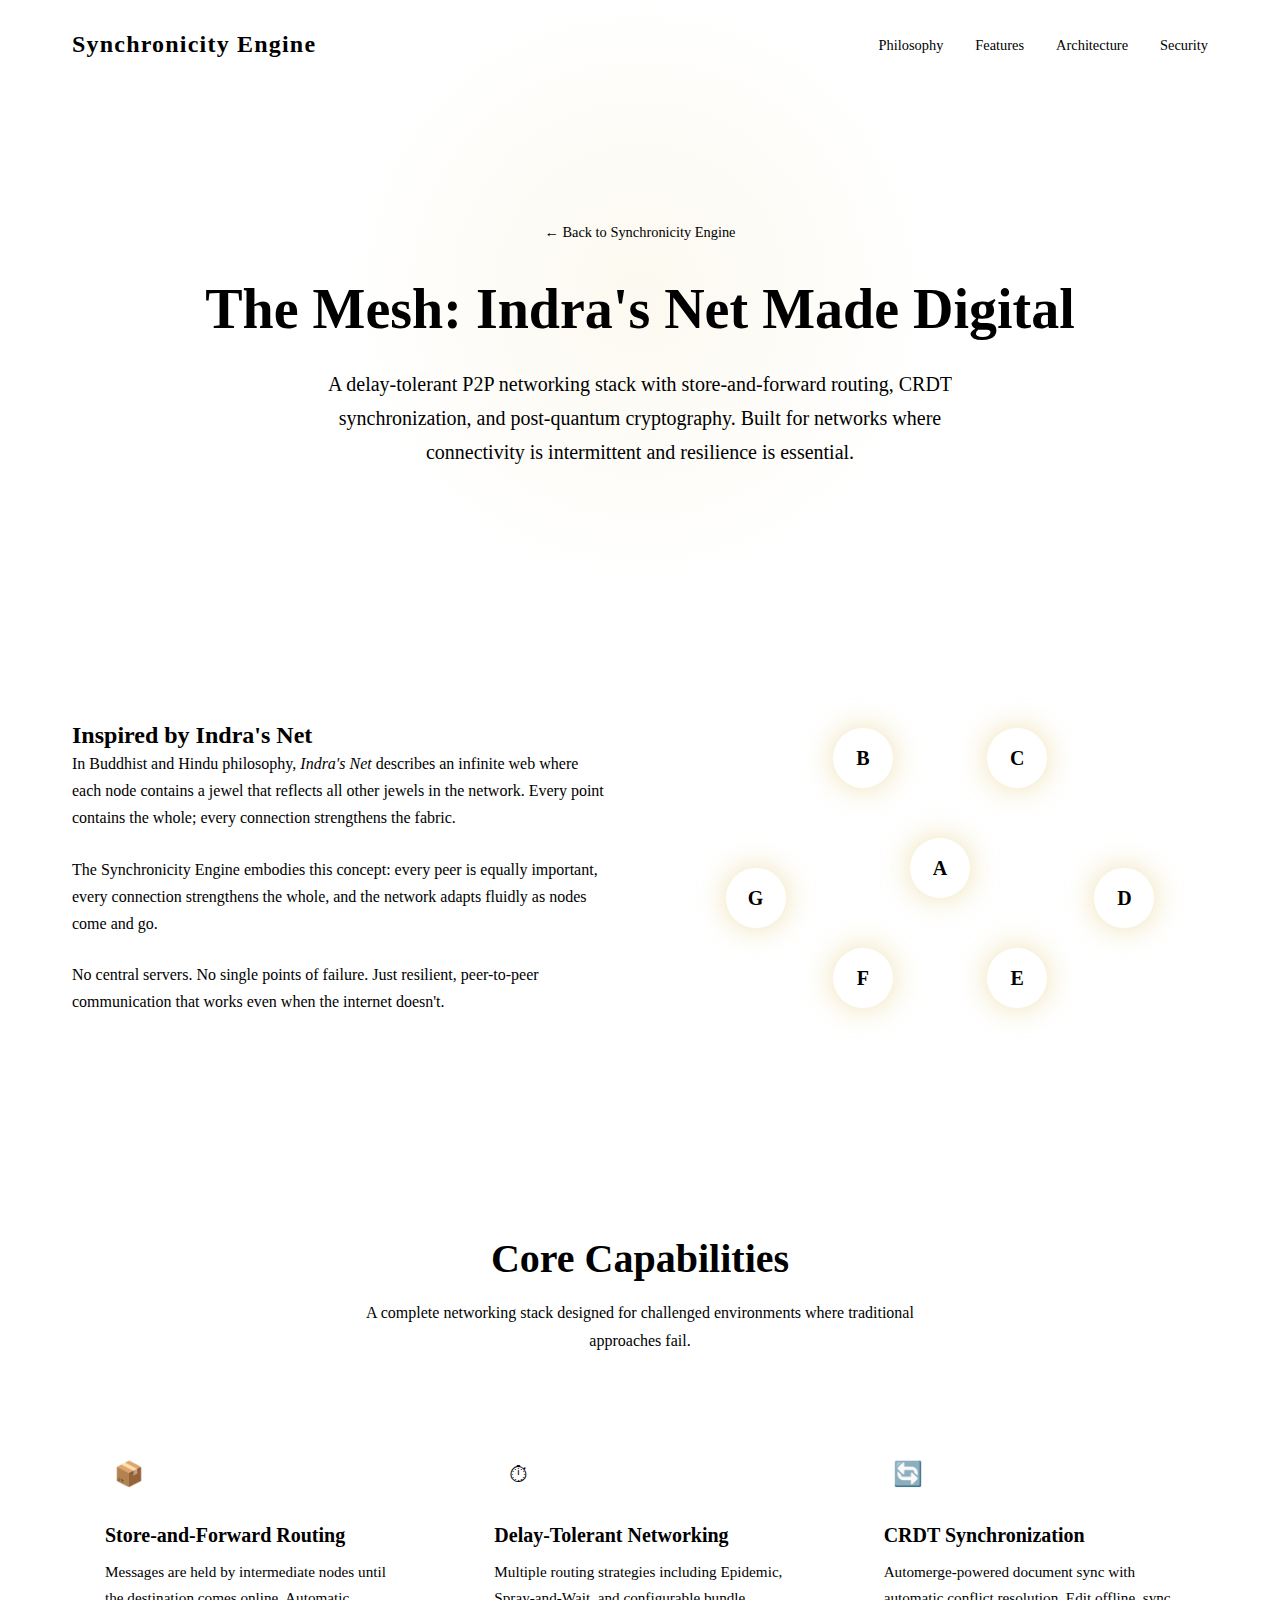
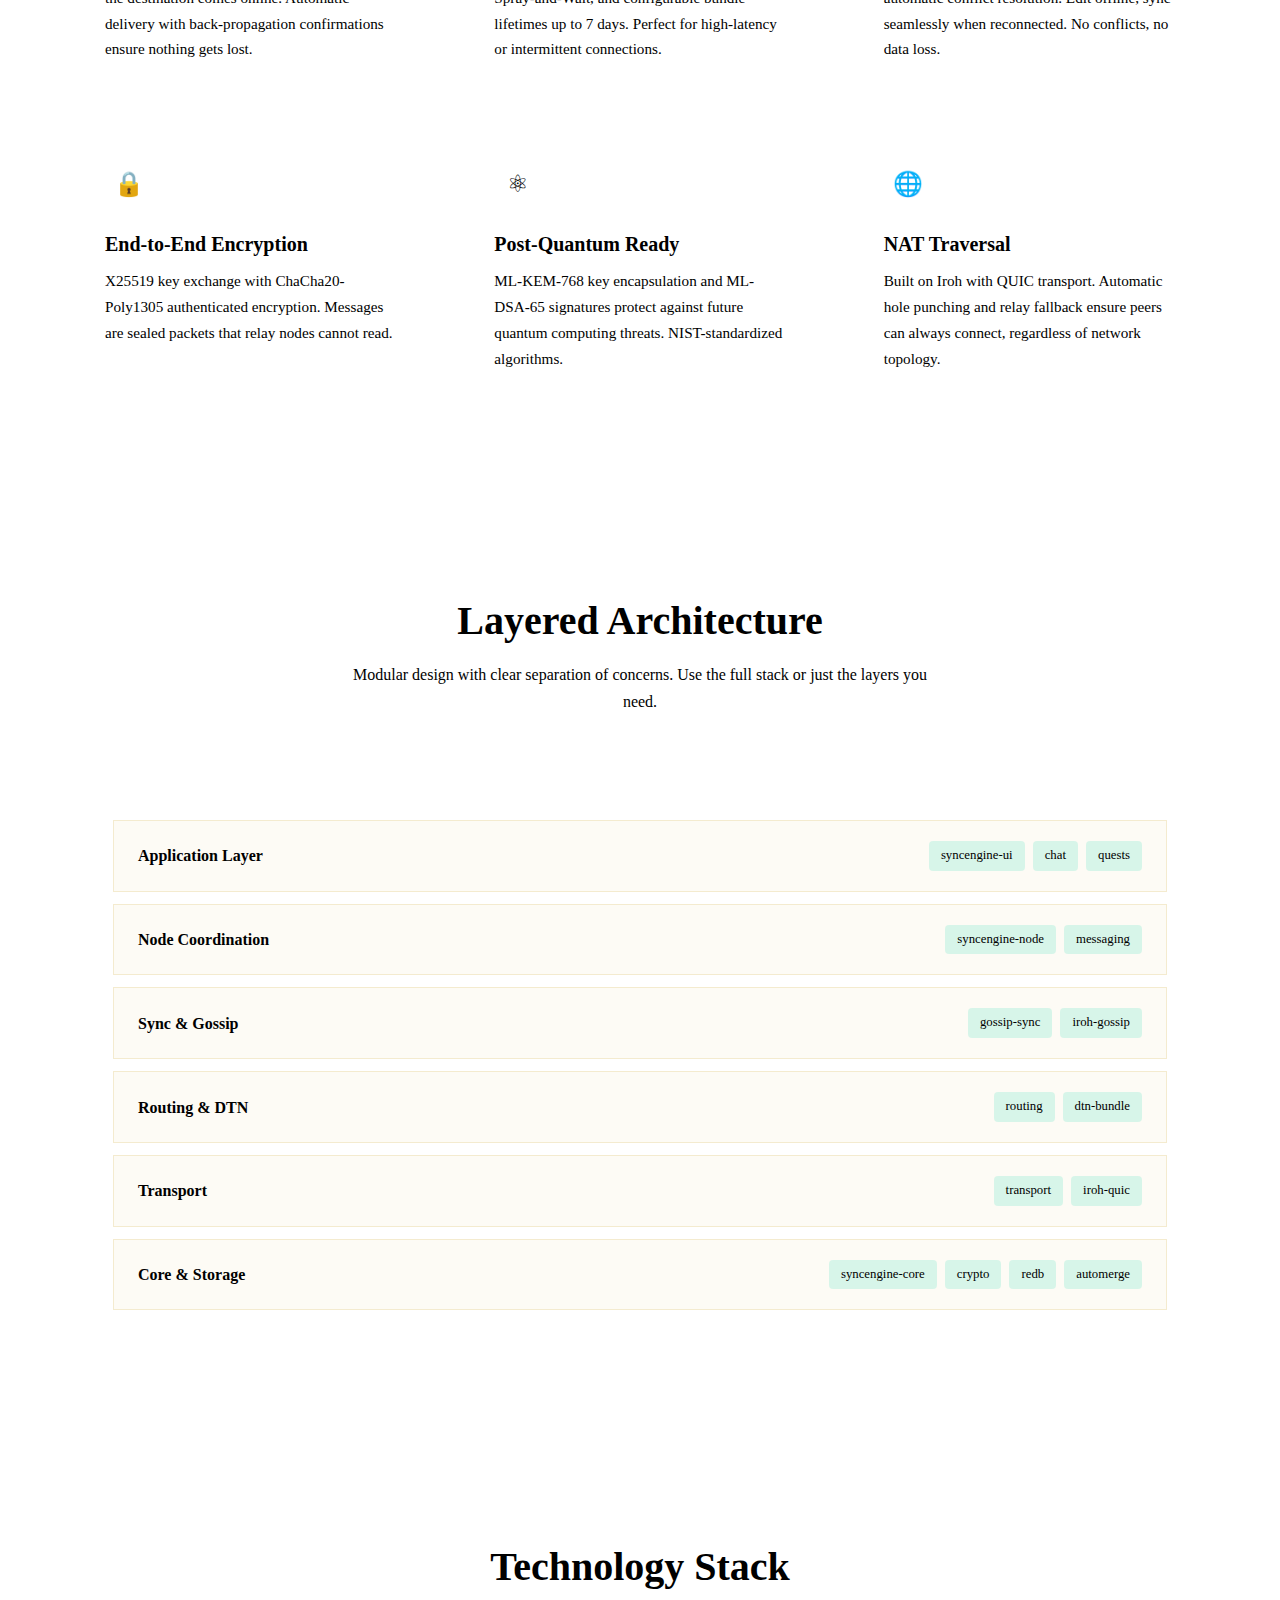
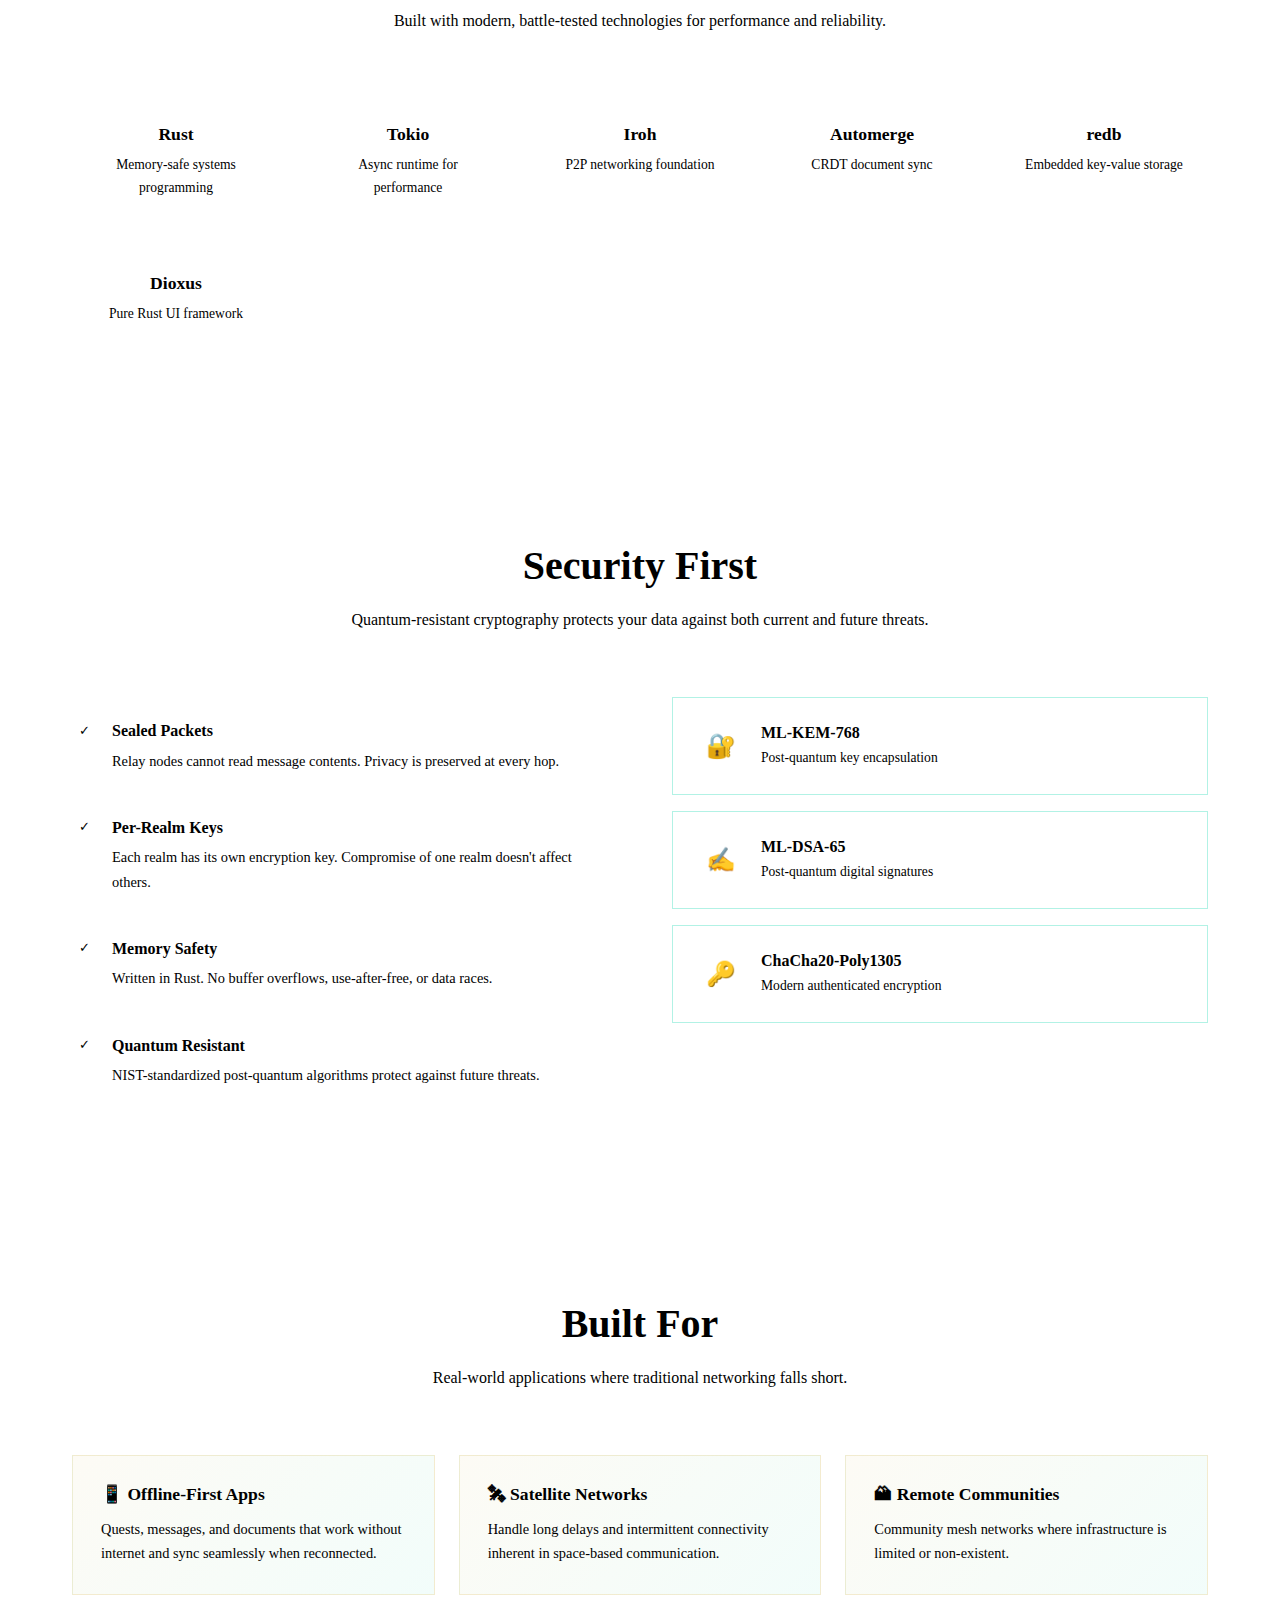
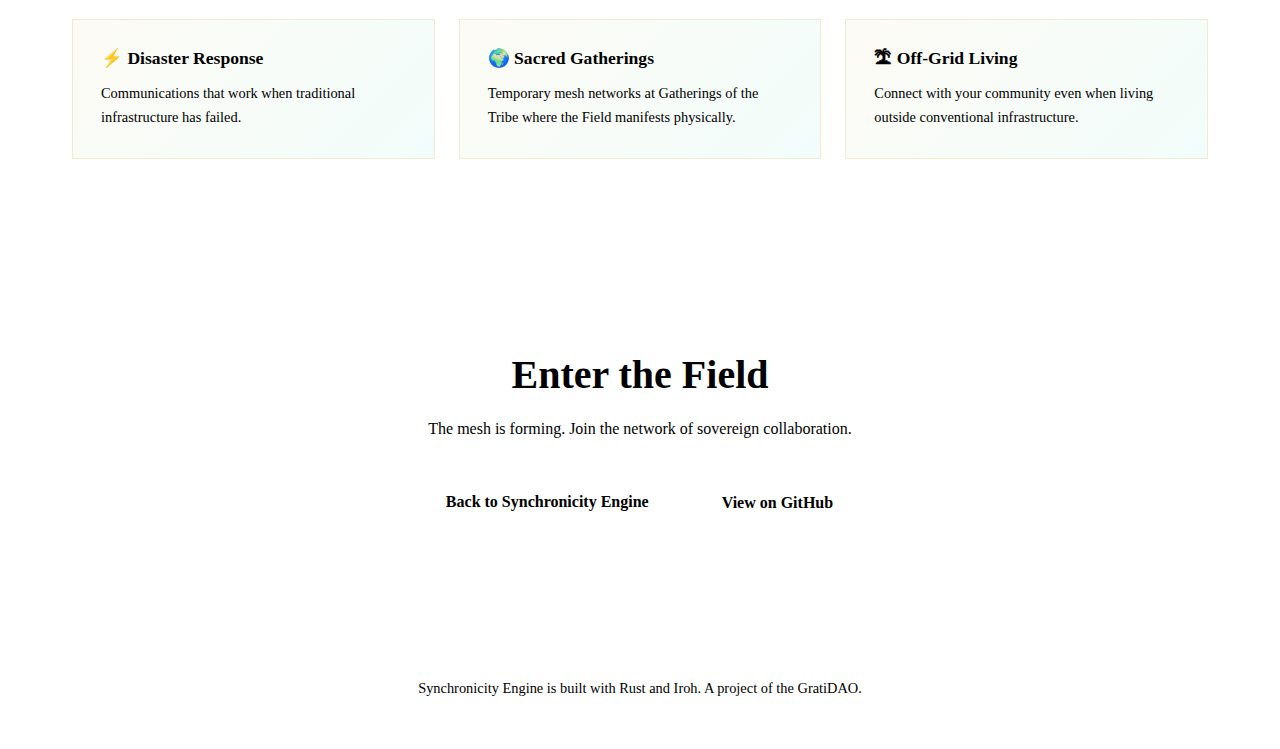
<file: network.html>
<!DOCTYPE html>
<html lang="en" data-skin="technical">
<head>
  <meta charset="UTF-8">
  <meta name="viewport" content="width=device-width, initial-scale=1.0">
  <title>The Mesh — Technical Architecture | Synchronicity Engine</title>
  <meta name="description" content="Deep dive into the delay-tolerant P2P mesh networking that powers the Synchronicity Engine. Indra's Net made digital.">

  <!-- Fonts -->
  <link rel="preconnect" href="https://fonts.googleapis.com">
  <link rel="preconnect" href="https://fonts.gstatic.com" crossorigin>
  <link href="https://fonts.googleapis.com/css2?family=Cinzel:wght@400;500;600;700&family=Cormorant+Garamond:ital,wght@0,300;0,400;0,500;0,600;0,700;1,300;1,400;1,500&family=DM+Sans:ital,opsz,wght@0,9..40,300;0,9..40,400;0,9..40,500;0,9..40,600;0,9..40,700;1,9..40,400&family=Fraunces:ital,opsz,wght@0,9..144,300;0,9..144,400;0,9..144,500;0,9..144,600;0,9..144,700;0,9..144,900;1,9..144,400&family=Instrument+Sans:wght@400;500;600&family=JetBrains+Mono:wght@300;400;500&family=Outfit:wght@300;400;500;600&family=Playfair+Display:wght@700;900&family=Raleway:ital,wght@0,200;0,300;0,400;0,500;0,600;1,300;1,400&display=swap" rel="stylesheet">

  <style>
    /* ============================================
       RESET & BASE
    ============================================ */
    *, *::before, *::after {
      box-sizing: border-box;
      margin: 0;
      padding: 0;
    }

    html {
      scroll-behavior: smooth;
    }

    body {
      font-family: var(--s-font);
      line-height: 1.7;
      -webkit-font-smoothing: antialiased;
      -moz-osx-font-smoothing: grayscale;
      overflow-x: hidden;
    }

    /* ============================================
       CSS VARIABLES - BASE/SHARED
    ============================================ */

    /* ============================================
       GLOBAL STYLES
    ============================================ */
    body {
      background: var(--t-bg);
      color: var(--t-tx);
      font-family: var(--s-font);
      transition: background var(--transition-base) ease,
                  color var(--transition-base) ease;
    }

    h1, h2, h3, h4, h5, h6 {
      font-family: var(--s-display);
      font-weight: 700;
      line-height: 1.2;
      transition: font-family var(--transition-base) ease;
    }

    a {
      color: var(--t-a2);
      text-decoration: none;
      transition: color var(--transition-base) ease,
                  text-shadow var(--transition-base) ease;
    }

    a:hover, a:focus {
      color: var(--t-ac);
      text-shadow: var(--shadow-glow);
    }

    /* ============================================
       HEXAGON PATTERN (MYSTIC THEME ONLY)
    ============================================ */
    [data-theme="mystic"] body::before {
      content: '';
      position: fixed;
      top: 0;
      left: 0;
      width: 100%;
      height: 100%;
      opacity: 0.03;
      z-index: 0;
      pointer-events: none;
      background-image: url("data:image/svg+xml,%3Csvg width='100' height='87' viewBox='0 0 100 87' xmlns='http://www.w3.org/2000/svg'%3E%3Cpath d='M0 0l50 29 50-29v58l-50 29-50-29z' fill='none' stroke='%23d4af37' stroke-width='1'/%3E%3C/svg%3E");
      background-size: 100px 87px;
    }

    /* ============================================
       LAYOUT
    ============================================ */
    .container {
      max-width: 1200px;
      margin: 0 auto;
      padding: 0 2rem;
      position: relative;
      z-index: 1;
    }

    @media (max-width: 640px) {
      .container {
        padding: 0 1.5rem;
      }
    }

    section {
      padding: 6rem 0;
      position: relative;
    }

    @media (max-width: 768px) {
      section {
        padding: 4rem 0;
      }
    }


    /* ============================================
       NAV BAR
    ============================================ */
    nav {
      padding: 1.5rem 0;
      position: relative;
      z-index: 10;
      border-bottom: 1px solid rgba(255, 255, 255, 0.1);
    }

    nav .container {
      display: flex;
      justify-content: space-between;
      align-items: center;
    }

    .nav-logo {
      font-family: var(--s-display);
      font-size: 1.5rem;
      font-weight: 700;
      color: var(--t-ac);
      letter-spacing: 0.05em;
    }

    .nav-links {
      display: flex;
      gap: 2rem;
      list-style: none;
    }

    .nav-links a {
      color: var(--t-t2);
      font-size: 0.9rem;
    }

    @media (max-width: 768px) {
      .nav-links {
        display: none;
      }
    }

    /* ============================================
       HERO
    ============================================ */
    .hero {
      padding: 8rem 0 6rem;
      text-align: center;
      position: relative;
    }

    .hero::before {
      content: '';
      position: absolute;
      width: 600px;
      height: 600px;
      background: radial-gradient(circle, rgba(212, 175, 55, 0.08) 0%, transparent 70%);
      top: -100px;
      left: 50%;
      transform: translateX(-50%);
      pointer-events: none;
    }

    .hero h1 {
      font-size: 3.5rem;
      margin-bottom: 1.5rem;
      color: var(--t-tx);
    }

    .hero h1 em {
      color: var(--t-ac);
      font-style: normal;
    }

    .hero p {
      font-size: 1.25rem;
      color: var(--t-t2);
      max-width: 700px;
      margin: 0 auto 2rem;
    }

    .hero .back-link {
      display: inline-block;
      margin-bottom: 2rem;
      font-size: 0.9rem;
      color: var(--t-t2);
    }

    @media (max-width: 768px) {
      .hero h1 {
        font-size: 2.5rem;
      }

      .hero p {
        font-size: 1.1rem;
      }
    }

    /* ============================================
       SECTION HEADERS
    ============================================ */
    .section-header {
      text-align: center;
      margin-bottom: 4rem;
    }

    .section-header h2 {
      font-size: 2.5rem;
      margin-bottom: 1rem;
      color: var(--t-ac);
    }

    .section-header p {
      color: var(--t-t2);
      max-width: 600px;
      margin: 0 auto;
    }

    /* ============================================
       PHILOSOPHY SECTION
    ============================================ */
    .philosophy {
      background: var(--t-sf);
    }

    .philosophy-grid {
      display: grid;
      grid-template-columns: 1fr 1fr;
      gap: 4rem;
      align-items: center;
    }

    @media (max-width: 900px) {
      .philosophy-grid {
        grid-template-columns: 1fr;
        gap: 3rem;
      }
    }

    .philosophy-content p {
      color: var(--t-t2);
      margin-bottom: 1.5rem;
      font-size: 1rem;
    }

    .philosophy-content p:last-child {
      margin-bottom: 0;
    }

    /* Net Visualization */
    .net-visual {
      position: relative;
      height: 350px;
      display: flex;
      align-items: center;
      justify-content: center;
    }

    .net-node {
      position: absolute;
      width: 60px;
      height: 60px;
      background: linear-gradient(135deg, var(--t-ac) 0%, var(--t-a2) 100%);
      border-radius: 50%;
      display: flex;
      align-items: center;
      justify-content: center;
      font-weight: bold;
      font-size: 1.25rem;
      color: var(--t-bg);
      box-shadow: 0 0 30px rgba(212, 175, 55, 0.4);
      animation: pulse 3s infinite;
    }

    .net-node:nth-child(1) { top: 50%; left: 50%; transform: translate(-50%, -50%); animation-delay: 0s; }
    .net-node:nth-child(2) { top: 10%; left: 30%; animation-delay: 0.5s; }
    .net-node:nth-child(3) { top: 10%; right: 30%; animation-delay: 1s; }
    .net-node:nth-child(4) { top: 50%; right: 10%; animation-delay: 1.5s; }
    .net-node:nth-child(5) { bottom: 10%; right: 30%; animation-delay: 2s; }
    .net-node:nth-child(6) { bottom: 10%; left: 30%; animation-delay: 2.5s; }
    .net-node:nth-child(7) { top: 50%; left: 10%; animation-delay: 0.8s; }

    @keyframes pulse {
      0%, 100% { box-shadow: 0 0 30px rgba(212, 175, 55, 0.4); }
      50% { box-shadow: 0 0 50px rgba(0, 212, 170, 0.6); }
    }

    [data-theme="mystic"] .net-node {
      box-shadow: 0 0 40px rgba(57, 255, 20, 0.4);
    }

    [data-theme="neon"] .net-node {
      box-shadow: 0 0 40px rgba(0, 255, 209, 0.4);
    }

    @media (max-width: 900px) {
      .net-visual {
        display: none;
      }
    }

    /* ============================================
       FEATURES GRID
    ============================================ */
    .features-grid {
      display: grid;
      grid-template-columns: repeat(auto-fit, minmax(320px, 1fr));
      gap: 2rem;
    }

    .feature-card {
      background: var(--t-cd);
      border: 1px solid rgba(255, 255, 255, 0.1);
      border-radius: var(--s-radius);
      padding: 2rem;
      transition: all var(--transition-base) ease;
    }

    .feature-card:hover {
      border-color: var(--t-a2);
      transform: translateY(-4px);
      box-shadow: var(--shadow-glow);
    }

    .feature-icon {
      width: 48px;
      height: 48px;
      background: linear-gradient(135deg, var(--t-ac) 0%, var(--t-a2) 100%);
      border-radius: 12px;
      display: flex;
      align-items: center;
      justify-content: center;
      margin-bottom: 1.5rem;
      font-size: 1.5rem;
    }

    .feature-card h3 {
      font-size: 1.25rem;
      margin-bottom: 0.75rem;
      color: var(--t-tx);
    }

    .feature-card p {
      color: var(--t-t2);
      font-size: 0.95rem;
    }

    /* ============================================
       ARCHITECTURE DIAGRAM
    ============================================ */
    .architecture {
      background: var(--t-sf);
    }

    .arch-diagram {
      background: var(--t-cd);
      border: 1px solid rgba(255, 255, 255, 0.1);
      border-radius: var(--s-radius);
      padding: 2.5rem;
    }

    .arch-layer {
      background: rgba(212, 175, 55, 0.05);
      border: 1px solid rgba(212, 175, 55, 0.2);
      border-radius: var(--s-radius);
      padding: 1.25rem 1.5rem;
      margin-bottom: 0.75rem;
      display: flex;
      justify-content: space-between;
      align-items: center;
      transition: all var(--transition-base) ease;
    }

    .arch-layer:last-child {
      margin-bottom: 0;
    }

    .arch-layer:hover {
      background: rgba(212, 175, 55, 0.1);
      border-color: var(--t-ac);
    }

    .arch-layer h4 {
      font-size: 1rem;
      color: var(--t-tx);
      font-family: var(--s-font);
      font-weight: 600;
    }

    .arch-modules {
      display: flex;
      gap: 0.5rem;
      flex-wrap: wrap;
    }

    .module-tag {
      background: rgba(0, 212, 170, 0.15);
      color: var(--t-a2);
      padding: 0.25rem 0.75rem;
      border-radius: 4px;
      font-size: 0.8rem;
      font-family: var(--s-font);
    }

    [data-theme="mystic"] .module-tag {
      text-shadow: 0 0 10px currentColor;
    }

    @media (max-width: 768px) {
      .arch-layer {
        flex-direction: column;
        align-items: flex-start;
        gap: 0.75rem;
      }
    }

    /* ============================================
       TECH STACK
    ============================================ */
    .tech-grid {
      display: grid;
      grid-template-columns: repeat(auto-fit, minmax(180px, 1fr));
      gap: 1.5rem;
    }

    .tech-item {
      background: var(--t-cd);
      border: 1px solid rgba(255, 255, 255, 0.1);
      border-radius: var(--s-radius);
      padding: 1.5rem;
      text-align: center;
      transition: all var(--transition-base) ease;
    }

    .tech-item:hover {
      border-color: var(--t-ac);
    }

    .tech-item h4 {
      font-size: 1.1rem;
      margin-bottom: 0.5rem;
      color: var(--t-ac);
    }

    .tech-item p {
      color: var(--t-t2);
      font-size: 0.85rem;
    }

    /* ============================================
       SECURITY
    ============================================ */
    .security {
      background: var(--t-sf);
    }

    .security-grid {
      display: grid;
      grid-template-columns: 1fr 1fr;
      gap: 4rem;
      align-items: start;
    }

    @media (max-width: 900px) {
      .security-grid {
        grid-template-columns: 1fr;
        gap: 3rem;
      }
    }

    .security-features {
      list-style: none;
    }

    .security-features li {
      padding: 1.25rem 0;
      border-bottom: 1px solid rgba(255, 255, 255, 0.1);
      display: flex;
      align-items: flex-start;
      gap: 1rem;
    }

    .security-features li:last-child {
      border-bottom: none;
    }

    .check-icon {
      width: 24px;
      height: 24px;
      background: var(--t-a2);
      border-radius: 50%;
      display: flex;
      align-items: center;
      justify-content: center;
      flex-shrink: 0;
      margin-top: 2px;
      font-size: 0.8rem;
      color: var(--t-bg);
    }

    .security-features strong {
      display: block;
      margin-bottom: 0.25rem;
    }

    .security-features p {
      color: var(--t-t2);
      font-size: 0.9rem;
    }

    .crypto-badges {
      display: flex;
      flex-direction: column;
      gap: 1rem;
    }

    .crypto-badge {
      background: var(--t-cd);
      border: 1px solid rgba(0, 212, 170, 0.3);
      border-radius: var(--s-radius);
      padding: 1.5rem;
      display: flex;
      align-items: center;
      gap: 1rem;
    }

    .crypto-badge .icon {
      width: 48px;
      height: 48px;
      background: linear-gradient(135deg, var(--t-a2) 0%, var(--moss) 100%);
      border-radius: 10px;
      display: flex;
      align-items: center;
      justify-content: center;
      font-size: 1.5rem;
    }

    .crypto-badge h4 {
      font-size: 1rem;
      margin-bottom: 0.25rem;
      color: var(--t-tx);
    }

    .crypto-badge p {
      color: var(--t-t2);
      font-size: 0.85rem;
    }

    /* ============================================
       USE CASES
    ============================================ */
    .use-cases-grid {
      display: grid;
      grid-template-columns: repeat(auto-fit, minmax(280px, 1fr));
      gap: 1.5rem;
    }

    .use-case {
      background: linear-gradient(135deg, rgba(212, 175, 55, 0.05) 0%, rgba(0, 212, 170, 0.05) 100%);
      border: 1px solid rgba(212, 175, 55, 0.2);
      border-radius: var(--s-radius);
      padding: 1.75rem;
    }

    .use-case h4 {
      font-size: 1.1rem;
      margin-bottom: 0.75rem;
      display: flex;
      align-items: center;
      gap: 0.75rem;
    }

    .use-case p {
      color: var(--t-t2);
      font-size: 0.9rem;
    }

    /* ============================================
       CTA SECTION
    ============================================ */
    .cta-section {
      text-align: center;
      background: var(--t-sf);
    }

    .cta-section h2 {
      font-size: 2.5rem;
      margin-bottom: 1rem;
    }

    .cta-section > .container > p {
      color: var(--t-t2);
      margin-bottom: 2rem;
      max-width: 500px;
      margin-left: auto;
      margin-right: auto;
    }

    .cta-buttons {
      display: flex;
      gap: 1rem;
      justify-content: center;
      flex-wrap: wrap;
    }

    .btn {
      padding: 0.875rem 1.75rem;
      border-radius: var(--s-radius);
      font-size: 1rem;
      font-weight: 600;
      font-family: var(--s-font);
      text-decoration: none;
      transition: all var(--transition-base) ease;
      display: inline-block;
    }

    .btn-primary {
      background: linear-gradient(135deg, var(--t-ac) 0%, var(--gold) 100%);
      color: var(--t-bg);
    }

    .btn-primary:hover {
      transform: translateY(-2px);
      box-shadow: 0 10px 40px rgba(212, 175, 55, 0.3);
      color: var(--t-bg);
    }

    .btn-secondary {
      background: transparent;
      color: var(--t-tx);
      border: 1px solid rgba(255, 255, 255, 0.3);
    }

    .btn-secondary:hover {
      border-color: var(--t-a2);
      background: rgba(0, 212, 170, 0.1);
    }

    /* ============================================
       FOOTER
    ============================================ */
    footer {
      padding: 3rem 0;
      border-top: 1px solid rgba(255, 255, 255, 0.1);
      text-align: center;
    }

    footer p {
      color: var(--t-t2);
      font-size: 0.9rem;
    }

    /* ============================================
       REDUCED MOTION
    ============================================ */
    @media (prefers-reduced-motion: reduce) {
      *, *::before, *::after {
        animation-duration: 0.01ms !important;
        animation-iteration-count: 1 !important;
        transition-duration: 0.01ms !important;
      }
    }
  </style>
</head>
<body>
  <!-- Navigation -->
  <nav>
    <div class="container">
      <a href="index.html" class="nav-logo">Synchronicity Engine</a>
      <ul class="nav-links">
        <li><a href="#philosophy">Philosophy</a></li>
        <li><a href="#features">Features</a></li>
        <li><a href="#architecture">Architecture</a></li>
        <li><a href="#security">Security</a></li>
      </ul>
    </div>
  </nav>

  <!-- Hero -->
  <section class="hero">
    <div class="container">
      <a href="index.html" class="back-link">&larr; Back to Synchronicity Engine</a>
      <h1>The Mesh: <em>Indra's Net</em> Made Digital</h1>
      <p>
        A delay-tolerant P2P networking stack with store-and-forward routing, CRDT synchronization,
        and post-quantum cryptography. Built for networks where connectivity is intermittent and
        resilience is essential.
      </p>
    </div>
  </section>

  <!-- Philosophy -->
  <section id="philosophy" class="philosophy">
    <div class="container">
      <div class="philosophy-grid">
        <div class="philosophy-content">
          <h2>Inspired by Indra's Net</h2>
          <p>
            In Buddhist and Hindu philosophy, <em>Indra's Net</em> describes an infinite web where
            each node contains a jewel that reflects all other jewels in the network. Every point
            contains the whole; every connection strengthens the fabric.
          </p>
          <p>
            The Synchronicity Engine embodies this concept: every peer is equally important, every
            connection strengthens the whole, and the network adapts fluidly as nodes come and go.
          </p>
          <p>
            No central servers. No single points of failure. Just resilient, peer-to-peer communication
            that works even when the internet doesn't.
          </p>
        </div>
        <div class="net-visual" aria-hidden="true">
          <div class="net-node">A</div>
          <div class="net-node">B</div>
          <div class="net-node">C</div>
          <div class="net-node">D</div>
          <div class="net-node">E</div>
          <div class="net-node">F</div>
          <div class="net-node">G</div>
        </div>
      </div>
    </div>
  </section>

  <!-- Core Features -->
  <section id="features">
    <div class="container">
      <div class="section-header">
        <h2>Core Capabilities</h2>
        <p>A complete networking stack designed for challenged environments where traditional approaches fail.</p>
      </div>
      <div class="features-grid">
        <div class="feature-card">
          <div class="feature-icon">&#x1F4E6;</div>
          <h3>Store-and-Forward Routing</h3>
          <p>Messages are held by intermediate nodes until the destination comes online. Automatic delivery with back-propagation confirmations ensure nothing gets lost.</p>
        </div>
        <div class="feature-card">
          <div class="feature-icon">&#x23F1;</div>
          <h3>Delay-Tolerant Networking</h3>
          <p>Multiple routing strategies including Epidemic, Spray-and-Wait, and configurable bundle lifetimes up to 7 days. Perfect for high-latency or intermittent connections.</p>
        </div>
        <div class="feature-card">
          <div class="feature-icon">&#x1F504;</div>
          <h3>CRDT Synchronization</h3>
          <p>Automerge-powered document sync with automatic conflict resolution. Edit offline, sync seamlessly when reconnected. No conflicts, no data loss.</p>
        </div>
        <div class="feature-card">
          <div class="feature-icon">&#x1F512;</div>
          <h3>End-to-End Encryption</h3>
          <p>X25519 key exchange with ChaCha20-Poly1305 authenticated encryption. Messages are sealed packets that relay nodes cannot read.</p>
        </div>
        <div class="feature-card">
          <div class="feature-icon">&#x269B;</div>
          <h3>Post-Quantum Ready</h3>
          <p>ML-KEM-768 key encapsulation and ML-DSA-65 signatures protect against future quantum computing threats. NIST-standardized algorithms.</p>
        </div>
        <div class="feature-card">
          <div class="feature-icon">&#x1F310;</div>
          <h3>NAT Traversal</h3>
          <p>Built on Iroh with QUIC transport. Automatic hole punching and relay fallback ensure peers can always connect, regardless of network topology.</p>
        </div>
      </div>
    </div>
  </section>

  <!-- Architecture -->
  <section id="architecture" class="architecture">
    <div class="container">
      <div class="section-header">
        <h2>Layered Architecture</h2>
        <p>Modular design with clear separation of concerns. Use the full stack or just the layers you need.</p>
      </div>
      <div class="arch-diagram">
        <div class="arch-layer">
          <h4>Application Layer</h4>
          <div class="arch-modules">
            <span class="module-tag">syncengine-ui</span>
            <span class="module-tag">chat</span>
            <span class="module-tag">quests</span>
          </div>
        </div>
        <div class="arch-layer">
          <h4>Node Coordination</h4>
          <div class="arch-modules">
            <span class="module-tag">syncengine-node</span>
            <span class="module-tag">messaging</span>
          </div>
        </div>
        <div class="arch-layer">
          <h4>Sync & Gossip</h4>
          <div class="arch-modules">
            <span class="module-tag">gossip-sync</span>
            <span class="module-tag">iroh-gossip</span>
          </div>
        </div>
        <div class="arch-layer">
          <h4>Routing & DTN</h4>
          <div class="arch-modules">
            <span class="module-tag">routing</span>
            <span class="module-tag">dtn-bundle</span>
          </div>
        </div>
        <div class="arch-layer">
          <h4>Transport</h4>
          <div class="arch-modules">
            <span class="module-tag">transport</span>
            <span class="module-tag">iroh-quic</span>
          </div>
        </div>
        <div class="arch-layer">
          <h4>Core & Storage</h4>
          <div class="arch-modules">
            <span class="module-tag">syncengine-core</span>
            <span class="module-tag">crypto</span>
            <span class="module-tag">redb</span>
            <span class="module-tag">automerge</span>
          </div>
        </div>
      </div>
    </div>
  </section>

  <!-- Tech Stack -->
  <section>
    <div class="container">
      <div class="section-header">
        <h2>Technology Stack</h2>
        <p>Built with modern, battle-tested technologies for performance and reliability.</p>
      </div>
      <div class="tech-grid">
        <div class="tech-item">
          <h4>Rust</h4>
          <p>Memory-safe systems programming</p>
        </div>
        <div class="tech-item">
          <h4>Tokio</h4>
          <p>Async runtime for performance</p>
        </div>
        <div class="tech-item">
          <h4>Iroh</h4>
          <p>P2P networking foundation</p>
        </div>
        <div class="tech-item">
          <h4>Automerge</h4>
          <p>CRDT document sync</p>
        </div>
        <div class="tech-item">
          <h4>redb</h4>
          <p>Embedded key-value storage</p>
        </div>
        <div class="tech-item">
          <h4>Dioxus</h4>
          <p>Pure Rust UI framework</p>
        </div>
      </div>
    </div>
  </section>

  <!-- Security -->
  <section id="security" class="security">
    <div class="container">
      <div class="section-header">
        <h2>Security First</h2>
        <p>Quantum-resistant cryptography protects your data against both current and future threats.</p>
      </div>
      <div class="security-grid">
        <div>
          <ul class="security-features">
            <li>
              <span class="check-icon">&#x2713;</span>
              <div>
                <strong>Sealed Packets</strong>
                <p>Relay nodes cannot read message contents. Privacy is preserved at every hop.</p>
              </div>
            </li>
            <li>
              <span class="check-icon">&#x2713;</span>
              <div>
                <strong>Per-Realm Keys</strong>
                <p>Each realm has its own encryption key. Compromise of one realm doesn't affect others.</p>
              </div>
            </li>
            <li>
              <span class="check-icon">&#x2713;</span>
              <div>
                <strong>Memory Safety</strong>
                <p>Written in Rust. No buffer overflows, use-after-free, or data races.</p>
              </div>
            </li>
            <li>
              <span class="check-icon">&#x2713;</span>
              <div>
                <strong>Quantum Resistant</strong>
                <p>NIST-standardized post-quantum algorithms protect against future threats.</p>
              </div>
            </li>
          </ul>
        </div>
        <div class="crypto-badges">
          <div class="crypto-badge">
            <div class="icon">&#x1F510;</div>
            <div>
              <h4>ML-KEM-768</h4>
              <p>Post-quantum key encapsulation</p>
            </div>
          </div>
          <div class="crypto-badge">
            <div class="icon">&#x270D;</div>
            <div>
              <h4>ML-DSA-65</h4>
              <p>Post-quantum digital signatures</p>
            </div>
          </div>
          <div class="crypto-badge">
            <div class="icon">&#x1F511;</div>
            <div>
              <h4>ChaCha20-Poly1305</h4>
              <p>Modern authenticated encryption</p>
            </div>
          </div>
        </div>
      </div>
    </div>
  </section>

  <!-- Use Cases -->
  <section>
    <div class="container">
      <div class="section-header">
        <h2>Built For</h2>
        <p>Real-world applications where traditional networking falls short.</p>
      </div>
      <div class="use-cases-grid">
        <div class="use-case">
          <h4>&#x1F4F1; Offline-First Apps</h4>
          <p>Quests, messages, and documents that work without internet and sync seamlessly when reconnected.</p>
        </div>
        <div class="use-case">
          <h4>&#x1F6F0; Satellite Networks</h4>
          <p>Handle long delays and intermittent connectivity inherent in space-based communication.</p>
        </div>
        <div class="use-case">
          <h4>&#x1F3D4; Remote Communities</h4>
          <p>Community mesh networks where infrastructure is limited or non-existent.</p>
        </div>
        <div class="use-case">
          <h4>&#x26A1; Disaster Response</h4>
          <p>Communications that work when traditional infrastructure has failed.</p>
        </div>
        <div class="use-case">
          <h4>&#x1F30D; Sacred Gatherings</h4>
          <p>Temporary mesh networks at Gatherings of the Tribe where the Field manifests physically.</p>
        </div>
        <div class="use-case">
          <h4>&#x1F3DD; Off-Grid Living</h4>
          <p>Connect with your community even when living outside conventional infrastructure.</p>
        </div>
      </div>
    </div>
  </section>

  <!-- CTA -->
  <section class="cta-section">
    <div class="container">
      <h2>Enter the Field</h2>
      <p>The mesh is forming. Join the network of sovereign collaboration.</p>
      <div class="cta-buttons">
        <a href="index.html" class="btn btn-primary">Back to Synchronicity Engine</a>
        <a href="https://github.com/syncengine" class="btn btn-secondary">View on GitHub</a>
      </div>
    </div>
  </section>

  <!-- Footer -->
  <footer>
    <div class="container">
      <p>Synchronicity Engine is built with <a href="https://www.rust-lang.org/">Rust</a> and <a href="https://iroh.computer/">Iroh</a>. A project of the GratiDAO.</p>
    </div>
  </footer>

  <script src="https://templesofrefuge.earth/shared/theme-engine.js"></script>
  <script>
  ThemeEngine.init({
    defaultSkin: 'technical',
    storageKey: 'se-skin',
    position: 'top-right'
  });
  </script>
</body>
</html>
</file>
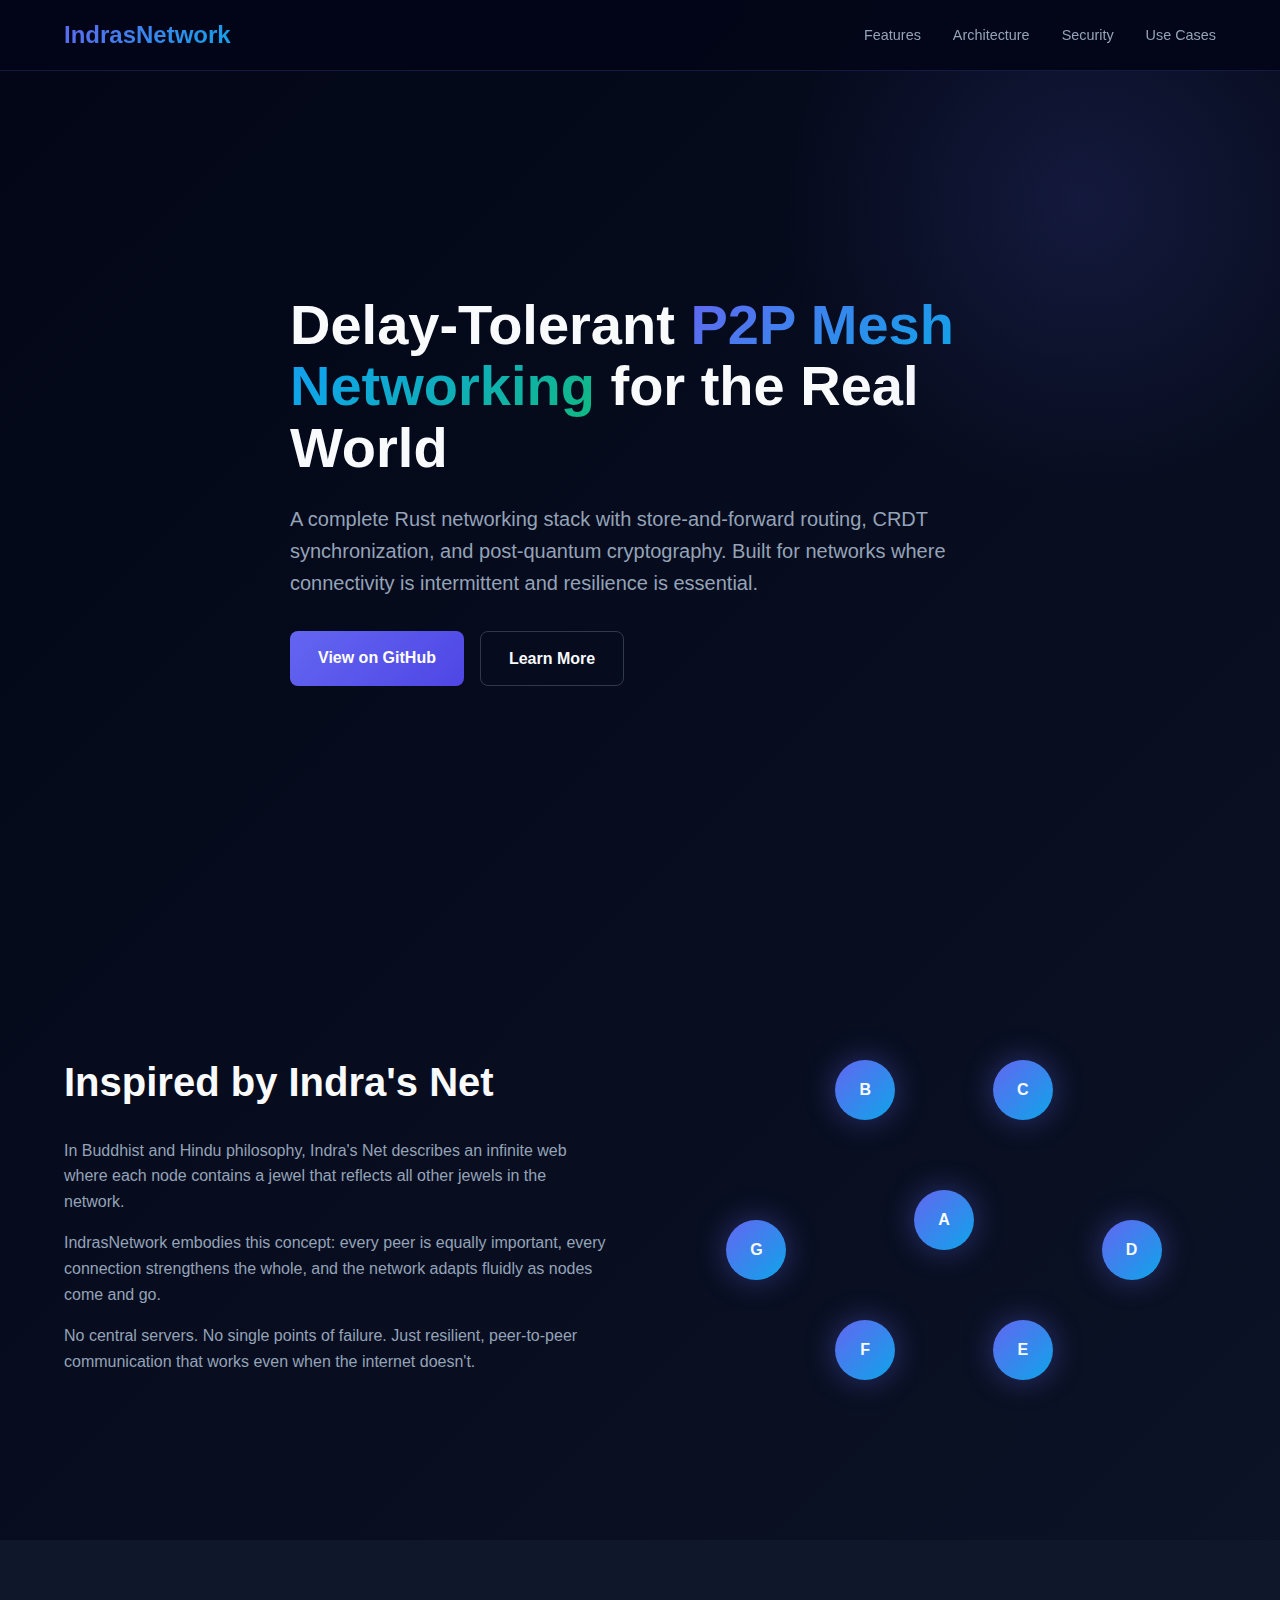
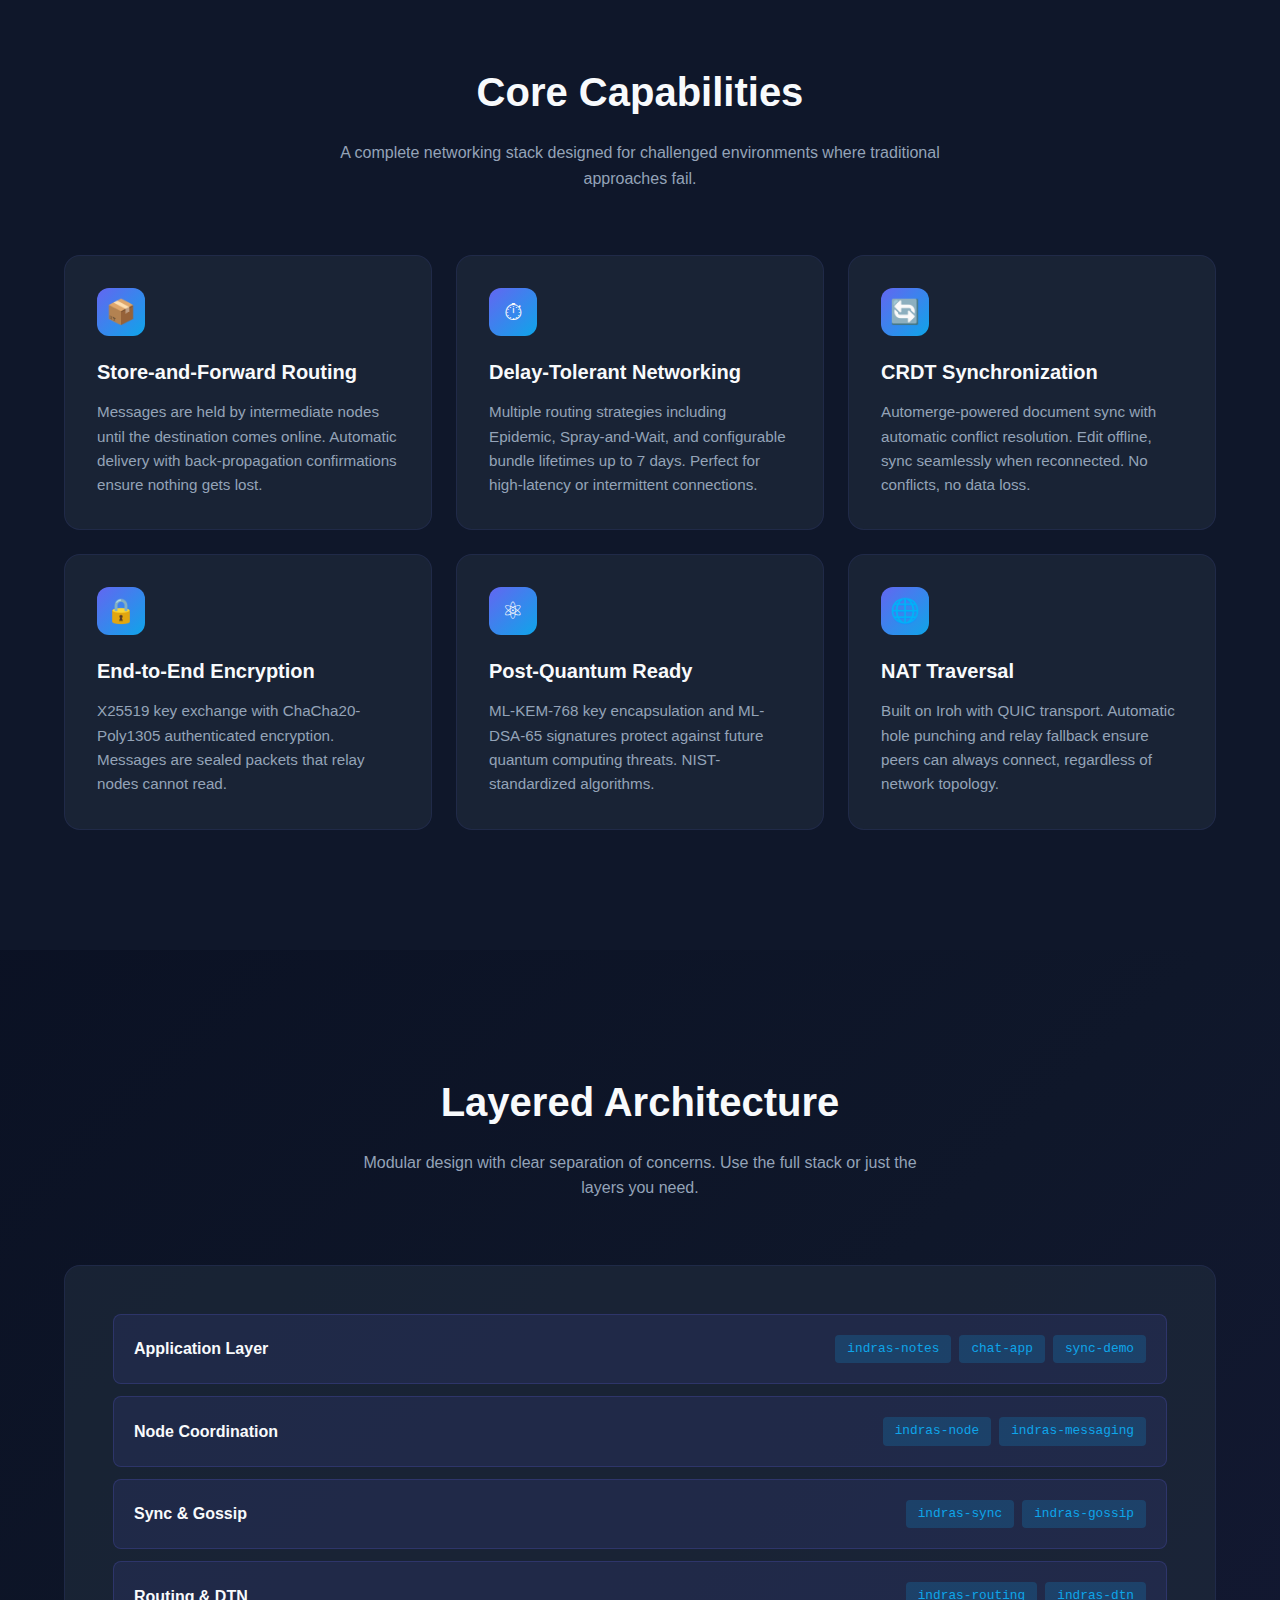
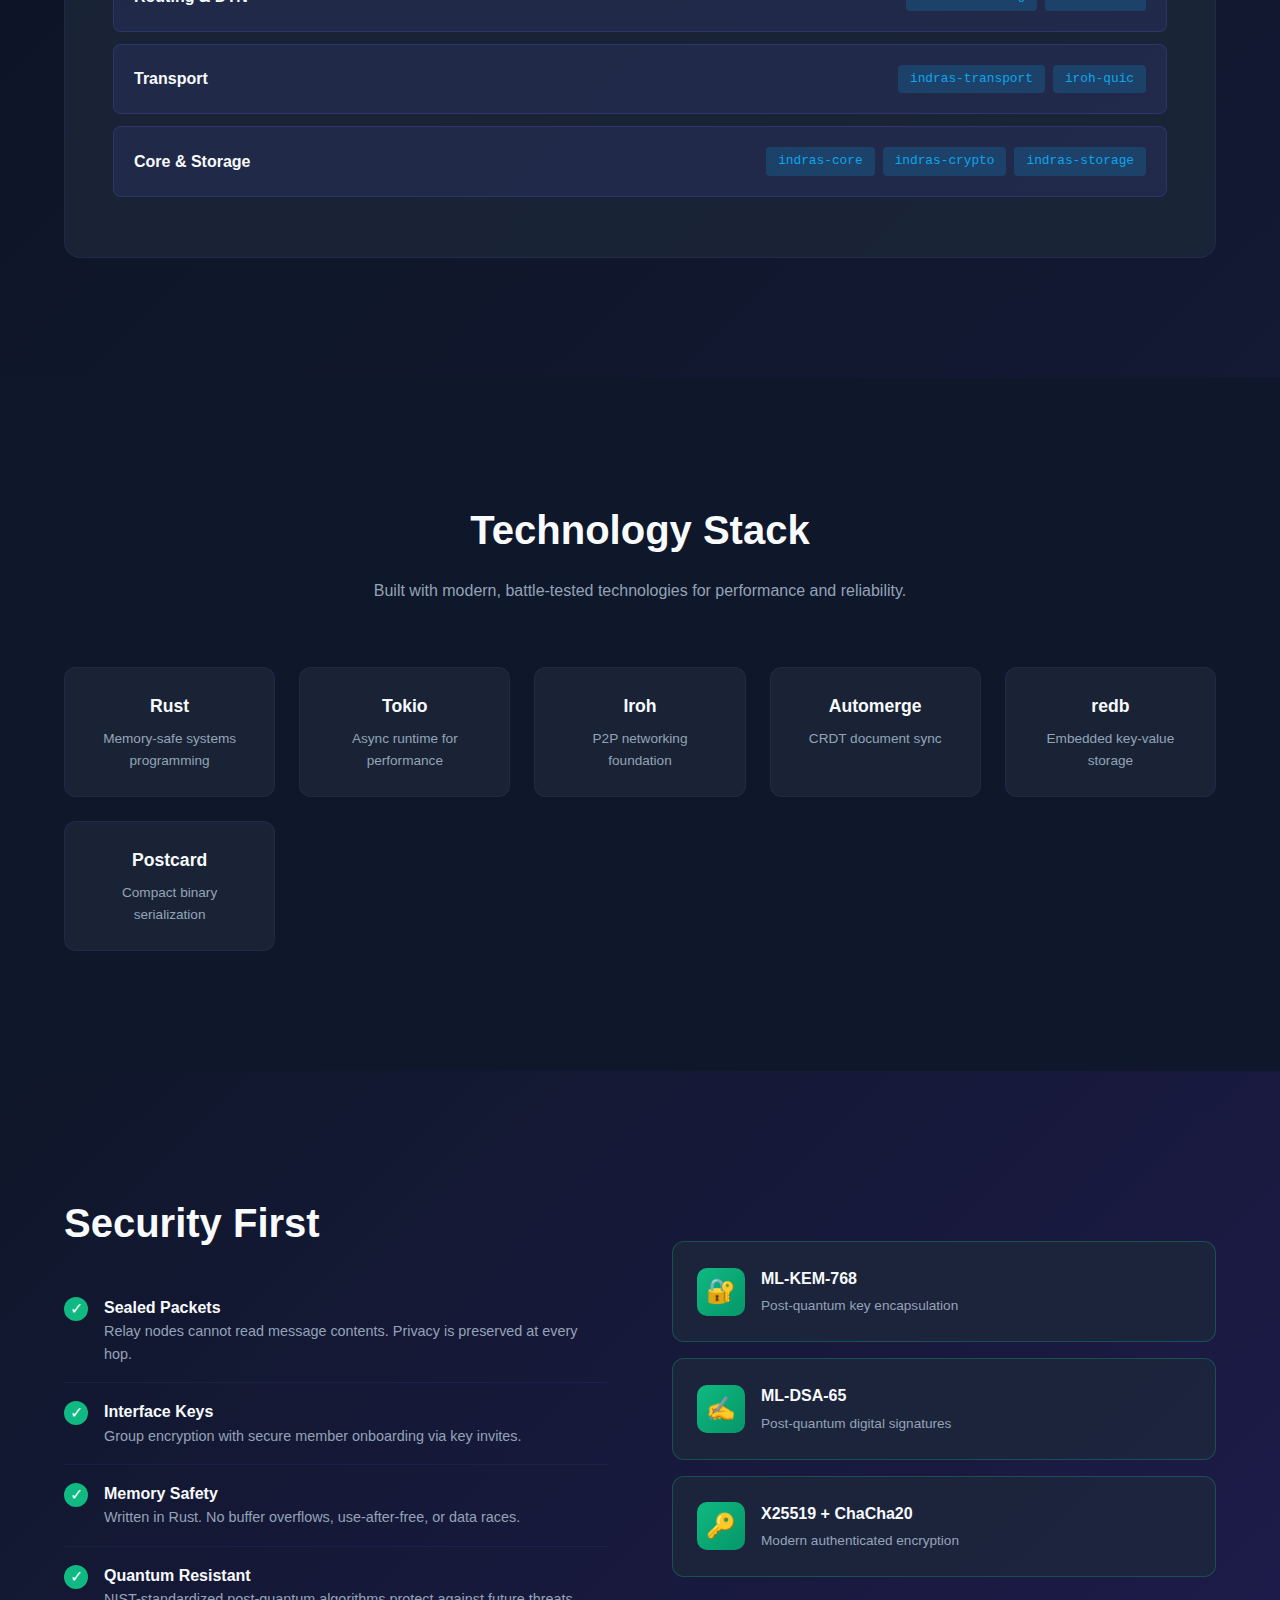
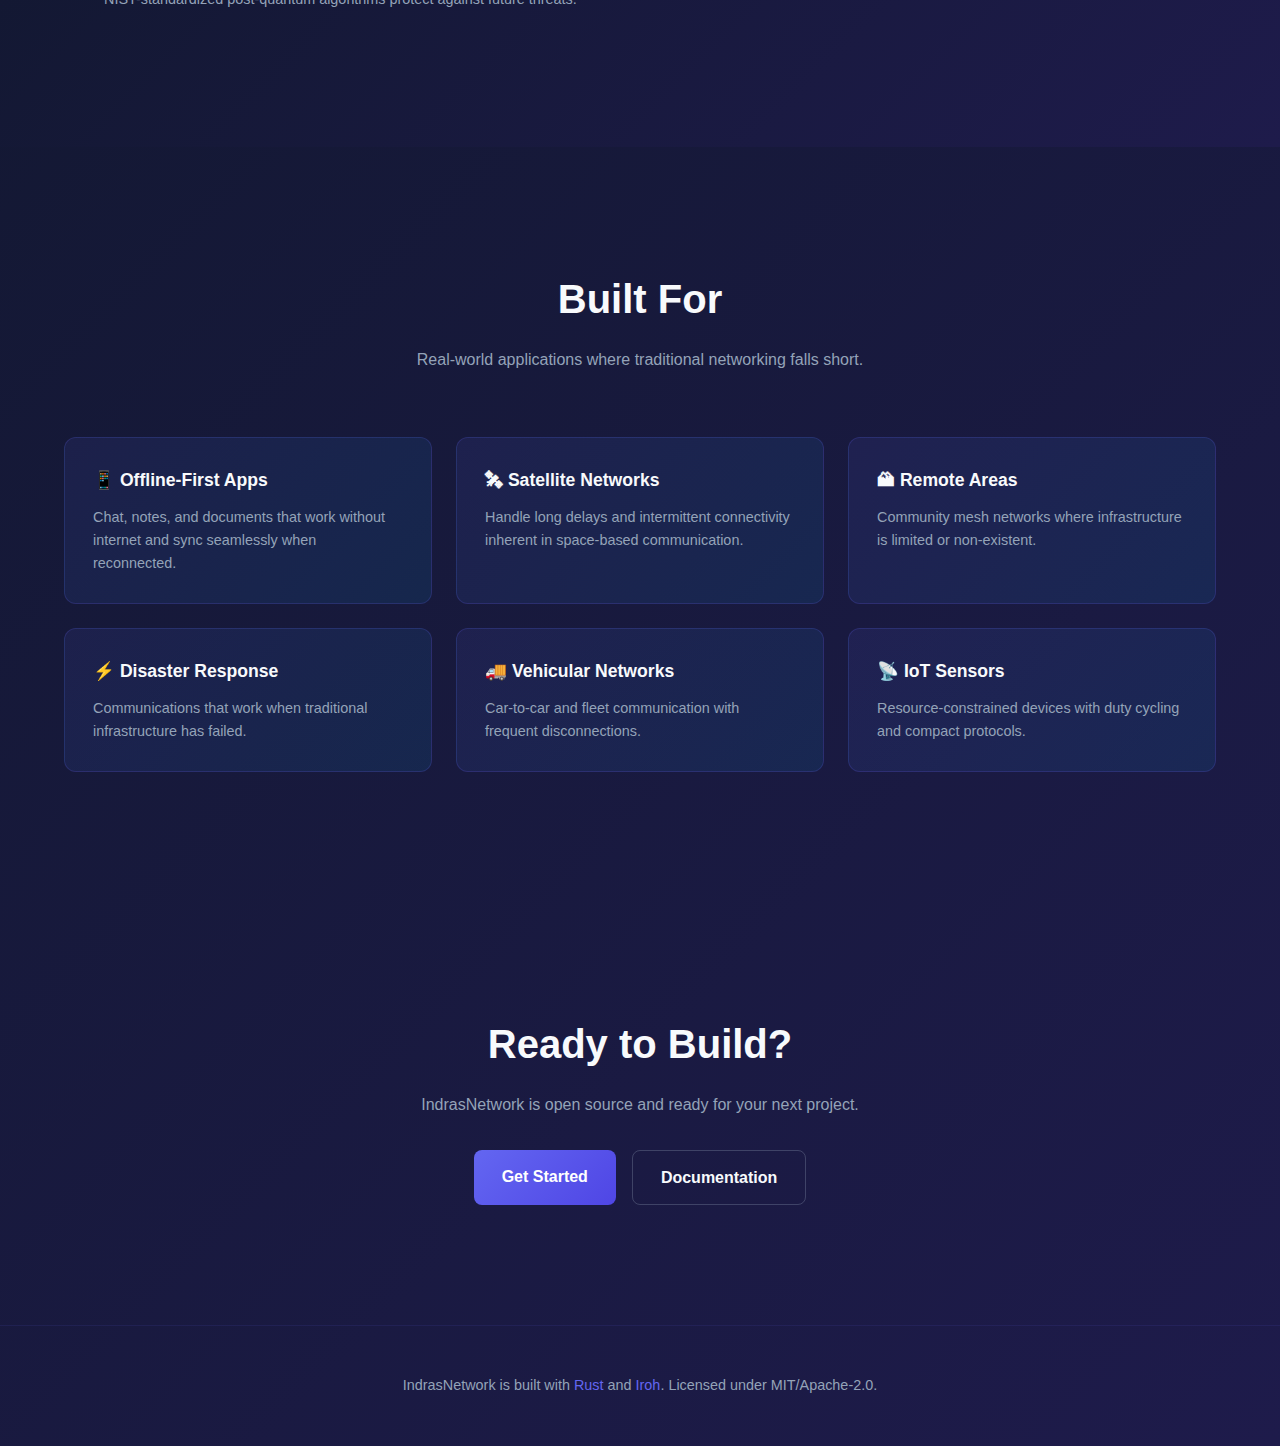
<file: refs/IndrasNetwork.html>
<!DOCTYPE html>
<html lang="en">
<head>
    <meta charset="UTF-8">
    <meta name="viewport" content="width=device-width, initial-scale=1.0">
    <title>IndrasNetwork - Delay-Tolerant P2P Mesh Networking</title>
    <style>
        :root {
            --primary: #6366f1;
            --primary-dark: #4f46e5;
            --secondary: #0ea5e9;
            --accent: #10b981;
            --dark: #0f172a;
            --darker: #020617;
            --light: #f8fafc;
            --gray: #94a3b8;
            --card-bg: rgba(30, 41, 59, 0.7);
        }

        * {
            margin: 0;
            padding: 0;
            box-sizing: border-box;
        }

        body {
            font-family: -apple-system, BlinkMacSystemFont, 'Segoe UI', Roboto, Oxygen, Ubuntu, sans-serif;
            background: var(--darker);
            color: var(--light);
            line-height: 1.6;
        }

        .gradient-bg {
            background: linear-gradient(135deg, var(--darker) 0%, var(--dark) 50%, #1e1b4b 100%);
        }

        .container {
            max-width: 1200px;
            margin: 0 auto;
            padding: 0 24px;
        }

        /* Navigation */
        nav {
            position: fixed;
            top: 0;
            left: 0;
            right: 0;
            z-index: 1000;
            padding: 16px 0;
            background: rgba(2, 6, 23, 0.9);
            backdrop-filter: blur(12px);
            border-bottom: 1px solid rgba(99, 102, 241, 0.2);
        }

        nav .container {
            display: flex;
            justify-content: space-between;
            align-items: center;
        }

        .logo {
            font-size: 1.5rem;
            font-weight: 700;
            background: linear-gradient(135deg, var(--primary) 0%, var(--secondary) 100%);
            -webkit-background-clip: text;
            -webkit-text-fill-color: transparent;
            background-clip: text;
        }

        nav ul {
            display: flex;
            list-style: none;
            gap: 32px;
        }

        nav a {
            color: var(--gray);
            text-decoration: none;
            font-size: 0.9rem;
            transition: color 0.3s;
        }

        nav a:hover {
            color: var(--light);
        }

        /* Hero Section */
        .hero {
            min-height: 100vh;
            display: flex;
            align-items: center;
            padding-top: 80px;
            position: relative;
            overflow: hidden;
        }

        .hero::before {
            content: '';
            position: absolute;
            width: 600px;
            height: 600px;
            background: radial-gradient(circle, rgba(99, 102, 241, 0.15) 0%, transparent 70%);
            top: -100px;
            right: -100px;
            pointer-events: none;
        }

        .hero-content {
            max-width: 700px;
        }

        .hero h1 {
            font-size: 3.5rem;
            font-weight: 800;
            line-height: 1.1;
            margin-bottom: 24px;
        }

        .hero h1 span {
            background: linear-gradient(135deg, var(--primary) 0%, var(--secondary) 50%, var(--accent) 100%);
            -webkit-background-clip: text;
            -webkit-text-fill-color: transparent;
            background-clip: text;
        }

        .hero p {
            font-size: 1.25rem;
            color: var(--gray);
            margin-bottom: 32px;
        }

        .cta-buttons {
            display: flex;
            gap: 16px;
            flex-wrap: wrap;
        }

        .btn {
            padding: 14px 28px;
            border-radius: 8px;
            font-size: 1rem;
            font-weight: 600;
            text-decoration: none;
            transition: all 0.3s;
            display: inline-block;
        }

        .btn-primary {
            background: linear-gradient(135deg, var(--primary) 0%, var(--primary-dark) 100%);
            color: white;
        }

        .btn-primary:hover {
            transform: translateY(-2px);
            box-shadow: 0 10px 40px rgba(99, 102, 241, 0.3);
        }

        .btn-secondary {
            background: transparent;
            color: var(--light);
            border: 1px solid rgba(148, 163, 184, 0.3);
        }

        .btn-secondary:hover {
            border-color: var(--primary);
            background: rgba(99, 102, 241, 0.1);
        }

        /* Philosophy Section */
        .philosophy {
            padding: 120px 0;
            position: relative;
        }

        .philosophy-content {
            display: grid;
            grid-template-columns: 1fr 1fr;
            gap: 64px;
            align-items: center;
        }

        .philosophy h2 {
            font-size: 2.5rem;
            margin-bottom: 24px;
        }

        .philosophy p {
            color: var(--gray);
            margin-bottom: 16px;
        }

        .net-visual {
            position: relative;
            height: 400px;
            display: flex;
            align-items: center;
            justify-content: center;
        }

        .node {
            position: absolute;
            width: 60px;
            height: 60px;
            background: linear-gradient(135deg, var(--primary) 0%, var(--secondary) 100%);
            border-radius: 50%;
            display: flex;
            align-items: center;
            justify-content: center;
            font-weight: bold;
            box-shadow: 0 0 30px rgba(99, 102, 241, 0.4);
            animation: pulse 3s infinite;
        }

        .node:nth-child(1) { top: 50%; left: 50%; transform: translate(-50%, -50%); animation-delay: 0s; }
        .node:nth-child(2) { top: 10%; left: 30%; animation-delay: 0.5s; }
        .node:nth-child(3) { top: 10%; right: 30%; animation-delay: 1s; }
        .node:nth-child(4) { top: 50%; right: 10%; animation-delay: 1.5s; }
        .node:nth-child(5) { bottom: 10%; right: 30%; animation-delay: 2s; }
        .node:nth-child(6) { bottom: 10%; left: 30%; animation-delay: 2.5s; }
        .node:nth-child(7) { top: 50%; left: 10%; animation-delay: 0.8s; }

        @keyframes pulse {
            0%, 100% { box-shadow: 0 0 30px rgba(99, 102, 241, 0.4); }
            50% { box-shadow: 0 0 50px rgba(99, 102, 241, 0.6); }
        }

        /* Features Section */
        .features {
            padding: 120px 0;
            background: var(--dark);
        }

        .section-header {
            text-align: center;
            margin-bottom: 64px;
        }

        .section-header h2 {
            font-size: 2.5rem;
            margin-bottom: 16px;
        }

        .section-header p {
            color: var(--gray);
            max-width: 600px;
            margin: 0 auto;
        }

        .features-grid {
            display: grid;
            grid-template-columns: repeat(auto-fit, minmax(350px, 1fr));
            gap: 24px;
        }

        .feature-card {
            background: var(--card-bg);
            border: 1px solid rgba(99, 102, 241, 0.1);
            border-radius: 16px;
            padding: 32px;
            transition: all 0.3s;
        }

        .feature-card:hover {
            border-color: rgba(99, 102, 241, 0.3);
            transform: translateY(-4px);
        }

        .feature-icon {
            width: 48px;
            height: 48px;
            background: linear-gradient(135deg, var(--primary) 0%, var(--secondary) 100%);
            border-radius: 12px;
            display: flex;
            align-items: center;
            justify-content: center;
            margin-bottom: 20px;
            font-size: 1.5rem;
        }

        .feature-card h3 {
            font-size: 1.25rem;
            margin-bottom: 12px;
        }

        .feature-card p {
            color: var(--gray);
            font-size: 0.95rem;
        }

        /* Architecture Section */
        .architecture {
            padding: 120px 0;
        }

        .arch-diagram {
            background: var(--card-bg);
            border: 1px solid rgba(99, 102, 241, 0.1);
            border-radius: 16px;
            padding: 48px;
            margin-top: 48px;
        }

        .arch-layer {
            background: rgba(99, 102, 241, 0.1);
            border: 1px solid rgba(99, 102, 241, 0.2);
            border-radius: 8px;
            padding: 20px;
            margin-bottom: 12px;
            display: flex;
            justify-content: space-between;
            align-items: center;
        }

        .arch-layer:hover {
            background: rgba(99, 102, 241, 0.15);
        }

        .arch-layer h4 {
            font-size: 1rem;
            color: var(--light);
        }

        .arch-layer .modules {
            display: flex;
            gap: 8px;
            flex-wrap: wrap;
        }

        .module-tag {
            background: rgba(14, 165, 233, 0.2);
            color: var(--secondary);
            padding: 4px 12px;
            border-radius: 4px;
            font-size: 0.8rem;
            font-family: 'Monaco', 'Menlo', monospace;
        }

        /* Tech Stack Section */
        .tech-stack {
            padding: 120px 0;
            background: var(--dark);
        }

        .tech-grid {
            display: grid;
            grid-template-columns: repeat(auto-fit, minmax(200px, 1fr));
            gap: 24px;
            margin-top: 48px;
        }

        .tech-item {
            background: var(--card-bg);
            border: 1px solid rgba(99, 102, 241, 0.1);
            border-radius: 12px;
            padding: 24px;
            text-align: center;
            transition: all 0.3s;
        }

        .tech-item:hover {
            border-color: var(--primary);
        }

        .tech-item h4 {
            font-size: 1.1rem;
            margin-bottom: 8px;
        }

        .tech-item p {
            color: var(--gray);
            font-size: 0.85rem;
        }

        /* Use Cases Section */
        .use-cases {
            padding: 120px 0;
        }

        .use-cases-grid {
            display: grid;
            grid-template-columns: repeat(auto-fit, minmax(280px, 1fr));
            gap: 24px;
            margin-top: 48px;
        }

        .use-case {
            background: linear-gradient(135deg, rgba(99, 102, 241, 0.1) 0%, rgba(14, 165, 233, 0.1) 100%);
            border: 1px solid rgba(99, 102, 241, 0.2);
            border-radius: 12px;
            padding: 28px;
        }

        .use-case h4 {
            font-size: 1.1rem;
            margin-bottom: 12px;
            display: flex;
            align-items: center;
            gap: 10px;
        }

        .use-case p {
            color: var(--gray);
            font-size: 0.9rem;
        }

        /* Security Section */
        .security {
            padding: 120px 0;
            background: linear-gradient(135deg, var(--dark) 0%, #1e1b4b 100%);
        }

        .security-content {
            display: grid;
            grid-template-columns: 1fr 1fr;
            gap: 64px;
            align-items: center;
        }

        .security h2 {
            font-size: 2.5rem;
            margin-bottom: 24px;
        }

        .security-features {
            list-style: none;
        }

        .security-features li {
            padding: 16px 0;
            border-bottom: 1px solid rgba(99, 102, 241, 0.1);
            display: flex;
            align-items: flex-start;
            gap: 16px;
        }

        .security-features li:last-child {
            border-bottom: none;
        }

        .check-icon {
            width: 24px;
            height: 24px;
            background: var(--accent);
            border-radius: 50%;
            display: flex;
            align-items: center;
            justify-content: center;
            flex-shrink: 0;
            margin-top: 2px;
        }

        .security-visual {
            display: flex;
            flex-direction: column;
            gap: 16px;
        }

        .crypto-badge {
            background: var(--card-bg);
            border: 1px solid rgba(16, 185, 129, 0.3);
            border-radius: 12px;
            padding: 24px;
            display: flex;
            align-items: center;
            gap: 16px;
        }

        .crypto-badge .icon {
            width: 48px;
            height: 48px;
            background: linear-gradient(135deg, var(--accent) 0%, #059669 100%);
            border-radius: 10px;
            display: flex;
            align-items: center;
            justify-content: center;
            font-size: 1.5rem;
        }

        .crypto-badge h4 {
            font-size: 1rem;
            margin-bottom: 4px;
        }

        .crypto-badge p {
            color: var(--gray);
            font-size: 0.85rem;
        }

        /* CTA Section */
        .cta {
            padding: 120px 0;
            text-align: center;
        }

        .cta h2 {
            font-size: 2.5rem;
            margin-bottom: 16px;
        }

        .cta p {
            color: var(--gray);
            margin-bottom: 32px;
            max-width: 500px;
            margin-left: auto;
            margin-right: auto;
        }

        /* Footer */
        footer {
            padding: 48px 0;
            border-top: 1px solid rgba(99, 102, 241, 0.1);
            text-align: center;
        }

        footer p {
            color: var(--gray);
            font-size: 0.9rem;
        }

        footer a {
            color: var(--primary);
            text-decoration: none;
        }

        /* Responsive */
        @media (max-width: 768px) {
            .hero h1 {
                font-size: 2.5rem;
            }

            .philosophy-content,
            .security-content {
                grid-template-columns: 1fr;
            }

            .net-visual {
                display: none;
            }

            nav ul {
                display: none;
            }

            .features-grid {
                grid-template-columns: 1fr;
            }

            .arch-layer {
                flex-direction: column;
                align-items: flex-start;
                gap: 12px;
            }
        }
    </style>
</head>
<body class="gradient-bg">
    <nav>
        <div class="container">
            <div class="logo">IndrasNetwork</div>
            <ul>
                <li><a href="#features">Features</a></li>
                <li><a href="#architecture">Architecture</a></li>
                <li><a href="#security">Security</a></li>
                <li><a href="#use-cases">Use Cases</a></li>
            </ul>
        </div>
    </nav>

    <section class="hero">
        <div class="container">
            <div class="hero-content">
                <h1>Delay-Tolerant <span>P2P Mesh Networking</span> for the Real World</h1>
                <p>A complete Rust networking stack with store-and-forward routing, CRDT synchronization, and post-quantum cryptography. Built for networks where connectivity is intermittent and resilience is essential.</p>
                <div class="cta-buttons">
                    <a href="https://github.com/indrasnetwork/indras" class="btn btn-primary">View on GitHub</a>
                    <a href="#features" class="btn btn-secondary">Learn More</a>
                </div>
            </div>
        </div>
    </section>

    <section class="philosophy">
        <div class="container">
            <div class="philosophy-content">
                <div>
                    <h2>Inspired by Indra's Net</h2>
                    <p>In Buddhist and Hindu philosophy, Indra's Net describes an infinite web where each node contains a jewel that reflects all other jewels in the network.</p>
                    <p>IndrasNetwork embodies this concept: every peer is equally important, every connection strengthens the whole, and the network adapts fluidly as nodes come and go.</p>
                    <p>No central servers. No single points of failure. Just resilient, peer-to-peer communication that works even when the internet doesn't.</p>
                </div>
                <div class="net-visual">
                    <div class="node">A</div>
                    <div class="node">B</div>
                    <div class="node">C</div>
                    <div class="node">D</div>
                    <div class="node">E</div>
                    <div class="node">F</div>
                    <div class="node">G</div>
                </div>
            </div>
        </div>
    </section>

    <section id="features" class="features">
        <div class="container">
            <div class="section-header">
                <h2>Core Capabilities</h2>
                <p>A complete networking stack designed for challenged environments where traditional approaches fail.</p>
            </div>
            <div class="features-grid">
                <div class="feature-card">
                    <div class="feature-icon">&#x1F4E6;</div>
                    <h3>Store-and-Forward Routing</h3>
                    <p>Messages are held by intermediate nodes until the destination comes online. Automatic delivery with back-propagation confirmations ensure nothing gets lost.</p>
                </div>
                <div class="feature-card">
                    <div class="feature-icon">&#x23F1;</div>
                    <h3>Delay-Tolerant Networking</h3>
                    <p>Multiple routing strategies including Epidemic, Spray-and-Wait, and configurable bundle lifetimes up to 7 days. Perfect for high-latency or intermittent connections.</p>
                </div>
                <div class="feature-card">
                    <div class="feature-icon">&#x1F504;</div>
                    <h3>CRDT Synchronization</h3>
                    <p>Automerge-powered document sync with automatic conflict resolution. Edit offline, sync seamlessly when reconnected. No conflicts, no data loss.</p>
                </div>
                <div class="feature-card">
                    <div class="feature-icon">&#x1F512;</div>
                    <h3>End-to-End Encryption</h3>
                    <p>X25519 key exchange with ChaCha20-Poly1305 authenticated encryption. Messages are sealed packets that relay nodes cannot read.</p>
                </div>
                <div class="feature-card">
                    <div class="feature-icon">&#x269B;</div>
                    <h3>Post-Quantum Ready</h3>
                    <p>ML-KEM-768 key encapsulation and ML-DSA-65 signatures protect against future quantum computing threats. NIST-standardized algorithms.</p>
                </div>
                <div class="feature-card">
                    <div class="feature-icon">&#x1F310;</div>
                    <h3>NAT Traversal</h3>
                    <p>Built on Iroh with QUIC transport. Automatic hole punching and relay fallback ensure peers can always connect, regardless of network topology.</p>
                </div>
            </div>
        </div>
    </section>

    <section id="architecture" class="architecture">
        <div class="container">
            <div class="section-header">
                <h2>Layered Architecture</h2>
                <p>Modular design with clear separation of concerns. Use the full stack or just the layers you need.</p>
            </div>
            <div class="arch-diagram">
                <div class="arch-layer">
                    <h4>Application Layer</h4>
                    <div class="modules">
                        <span class="module-tag">indras-notes</span>
                        <span class="module-tag">chat-app</span>
                        <span class="module-tag">sync-demo</span>
                    </div>
                </div>
                <div class="arch-layer">
                    <h4>Node Coordination</h4>
                    <div class="modules">
                        <span class="module-tag">indras-node</span>
                        <span class="module-tag">indras-messaging</span>
                    </div>
                </div>
                <div class="arch-layer">
                    <h4>Sync & Gossip</h4>
                    <div class="modules">
                        <span class="module-tag">indras-sync</span>
                        <span class="module-tag">indras-gossip</span>
                    </div>
                </div>
                <div class="arch-layer">
                    <h4>Routing & DTN</h4>
                    <div class="modules">
                        <span class="module-tag">indras-routing</span>
                        <span class="module-tag">indras-dtn</span>
                    </div>
                </div>
                <div class="arch-layer">
                    <h4>Transport</h4>
                    <div class="modules">
                        <span class="module-tag">indras-transport</span>
                        <span class="module-tag">iroh-quic</span>
                    </div>
                </div>
                <div class="arch-layer">
                    <h4>Core & Storage</h4>
                    <div class="modules">
                        <span class="module-tag">indras-core</span>
                        <span class="module-tag">indras-crypto</span>
                        <span class="module-tag">indras-storage</span>
                    </div>
                </div>
            </div>
        </div>
    </section>

    <section id="tech-stack" class="tech-stack">
        <div class="container">
            <div class="section-header">
                <h2>Technology Stack</h2>
                <p>Built with modern, battle-tested technologies for performance and reliability.</p>
            </div>
            <div class="tech-grid">
                <div class="tech-item">
                    <h4>Rust</h4>
                    <p>Memory-safe systems programming</p>
                </div>
                <div class="tech-item">
                    <h4>Tokio</h4>
                    <p>Async runtime for performance</p>
                </div>
                <div class="tech-item">
                    <h4>Iroh</h4>
                    <p>P2P networking foundation</p>
                </div>
                <div class="tech-item">
                    <h4>Automerge</h4>
                    <p>CRDT document sync</p>
                </div>
                <div class="tech-item">
                    <h4>redb</h4>
                    <p>Embedded key-value storage</p>
                </div>
                <div class="tech-item">
                    <h4>Postcard</h4>
                    <p>Compact binary serialization</p>
                </div>
            </div>
        </div>
    </section>

    <section id="security" class="security">
        <div class="container">
            <div class="security-content">
                <div>
                    <h2>Security First</h2>
                    <ul class="security-features">
                        <li>
                            <span class="check-icon">&#x2713;</span>
                            <div>
                                <strong>Sealed Packets</strong>
                                <p style="color: var(--gray); font-size: 0.9rem;">Relay nodes cannot read message contents. Privacy is preserved at every hop.</p>
                            </div>
                        </li>
                        <li>
                            <span class="check-icon">&#x2713;</span>
                            <div>
                                <strong>Interface Keys</strong>
                                <p style="color: var(--gray); font-size: 0.9rem;">Group encryption with secure member onboarding via key invites.</p>
                            </div>
                        </li>
                        <li>
                            <span class="check-icon">&#x2713;</span>
                            <div>
                                <strong>Memory Safety</strong>
                                <p style="color: var(--gray); font-size: 0.9rem;">Written in Rust. No buffer overflows, use-after-free, or data races.</p>
                            </div>
                        </li>
                        <li>
                            <span class="check-icon">&#x2713;</span>
                            <div>
                                <strong>Quantum Resistant</strong>
                                <p style="color: var(--gray); font-size: 0.9rem;">NIST-standardized post-quantum algorithms protect against future threats.</p>
                            </div>
                        </li>
                    </ul>
                </div>
                <div class="security-visual">
                    <div class="crypto-badge">
                        <div class="icon">&#x1F510;</div>
                        <div>
                            <h4>ML-KEM-768</h4>
                            <p>Post-quantum key encapsulation</p>
                        </div>
                    </div>
                    <div class="crypto-badge">
                        <div class="icon">&#x270D;</div>
                        <div>
                            <h4>ML-DSA-65</h4>
                            <p>Post-quantum digital signatures</p>
                        </div>
                    </div>
                    <div class="crypto-badge">
                        <div class="icon">&#x1F511;</div>
                        <div>
                            <h4>X25519 + ChaCha20</h4>
                            <p>Modern authenticated encryption</p>
                        </div>
                    </div>
                </div>
            </div>
        </div>
    </section>

    <section id="use-cases" class="use-cases">
        <div class="container">
            <div class="section-header">
                <h2>Built For</h2>
                <p>Real-world applications where traditional networking falls short.</p>
            </div>
            <div class="use-cases-grid">
                <div class="use-case">
                    <h4>&#x1F4F1; Offline-First Apps</h4>
                    <p>Chat, notes, and documents that work without internet and sync seamlessly when reconnected.</p>
                </div>
                <div class="use-case">
                    <h4>&#x1F6F0; Satellite Networks</h4>
                    <p>Handle long delays and intermittent connectivity inherent in space-based communication.</p>
                </div>
                <div class="use-case">
                    <h4>&#x1F3D4; Remote Areas</h4>
                    <p>Community mesh networks where infrastructure is limited or non-existent.</p>
                </div>
                <div class="use-case">
                    <h4>&#x26A1; Disaster Response</h4>
                    <p>Communications that work when traditional infrastructure has failed.</p>
                </div>
                <div class="use-case">
                    <h4>&#x1F69A; Vehicular Networks</h4>
                    <p>Car-to-car and fleet communication with frequent disconnections.</p>
                </div>
                <div class="use-case">
                    <h4>&#x1F4E1; IoT Sensors</h4>
                    <p>Resource-constrained devices with duty cycling and compact protocols.</p>
                </div>
            </div>
        </div>
    </section>

    <section class="cta">
        <div class="container">
            <h2>Ready to Build?</h2>
            <p>IndrasNetwork is open source and ready for your next project.</p>
            <div class="cta-buttons" style="justify-content: center;">
                <a href="https://github.com/indrasnetwork/indras" class="btn btn-primary">Get Started</a>
                <a href="https://docs.indrasnetwork.io" class="btn btn-secondary">Documentation</a>
            </div>
        </div>
    </section>

    <footer>
        <div class="container">
            <p>IndrasNetwork is built with <a href="https://www.rust-lang.org/">Rust</a> and <a href="https://iroh.computer/">Iroh</a>. Licensed under MIT/Apache-2.0.</p>
        </div>
    </footer>
</body>
</html>
</file>
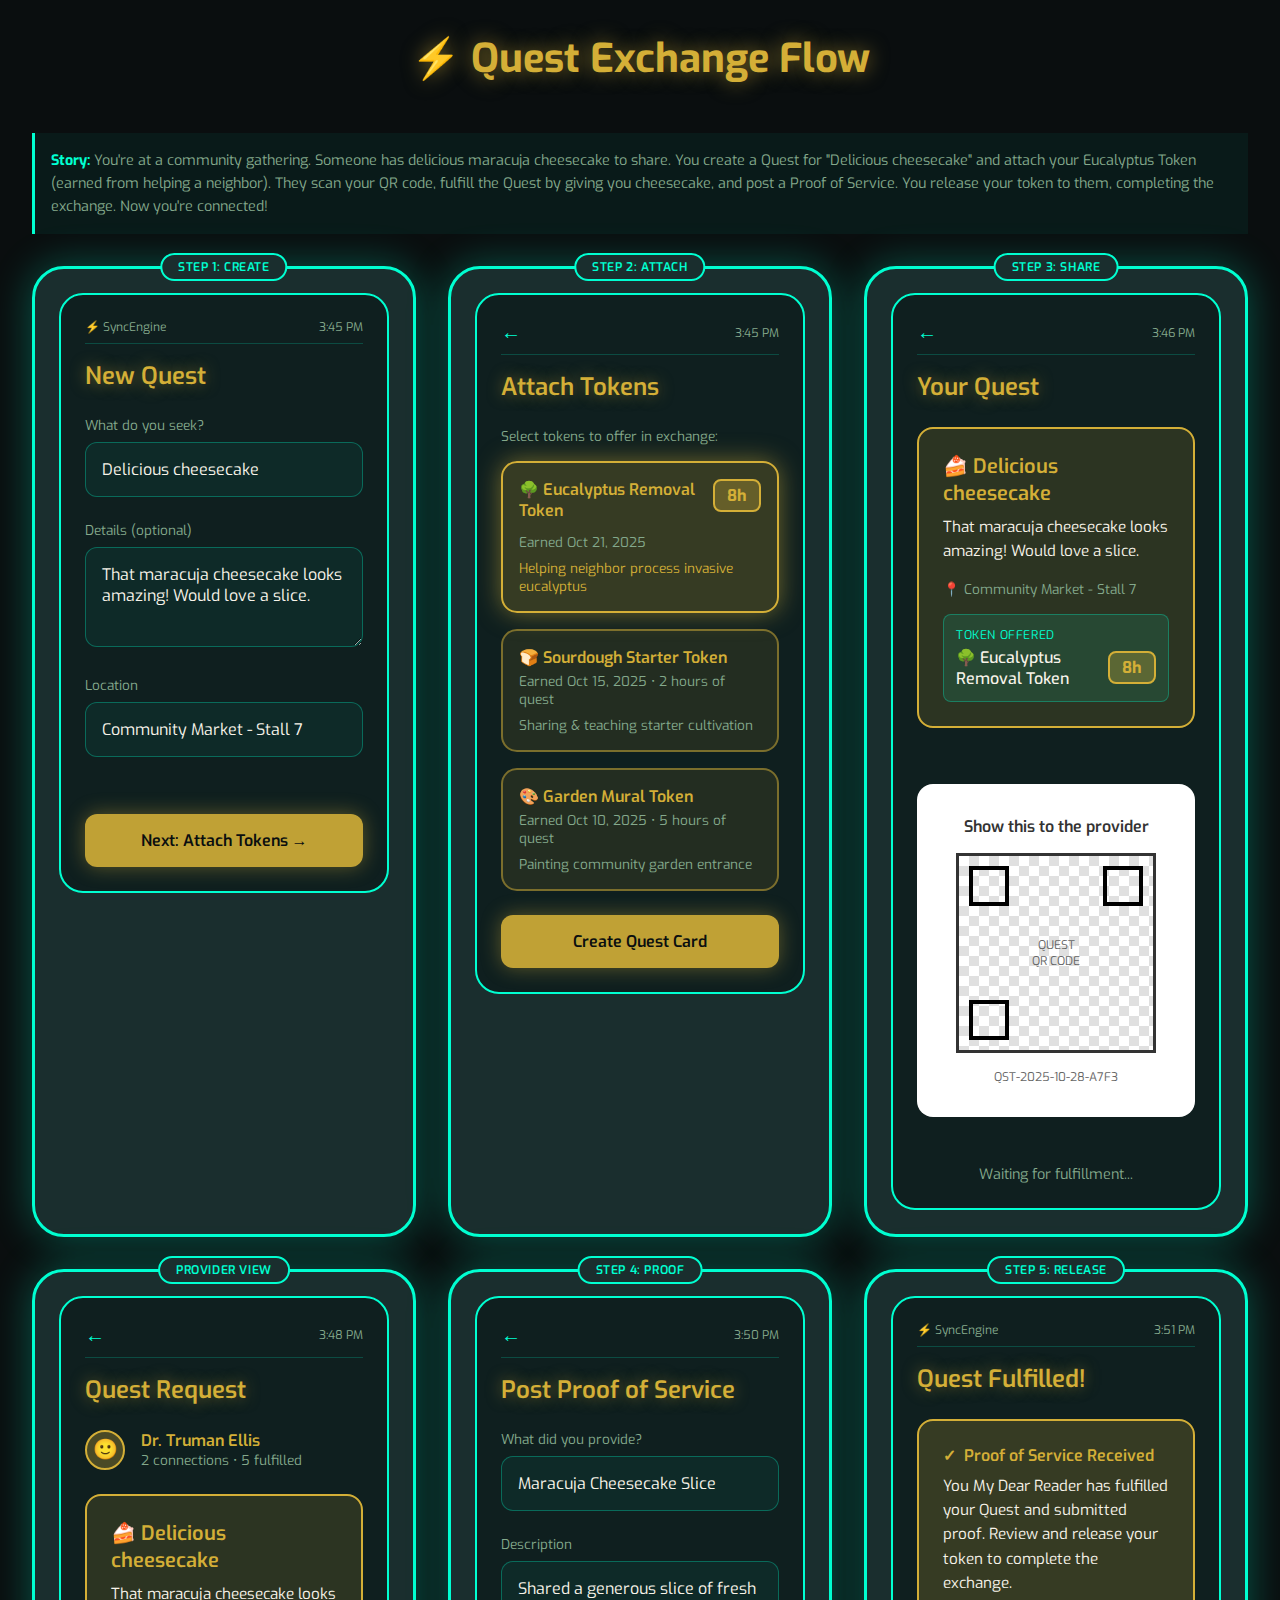
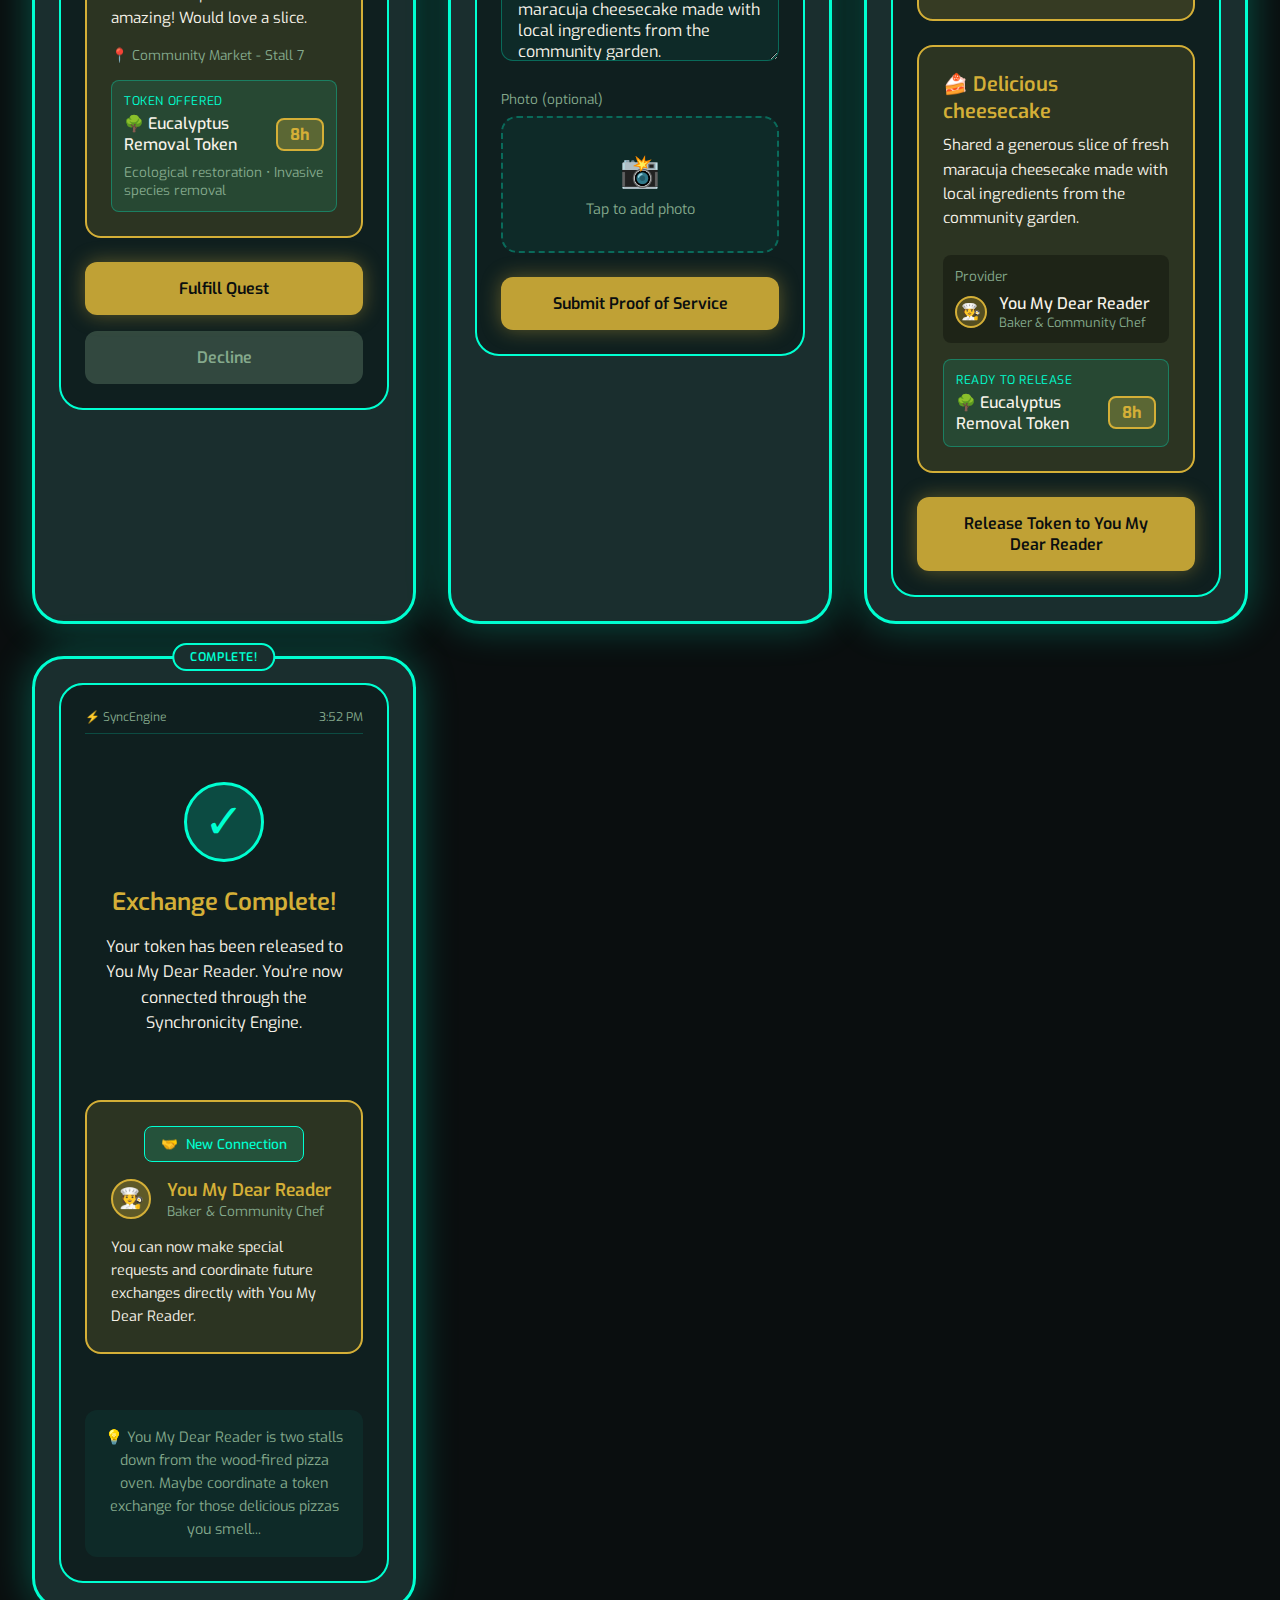
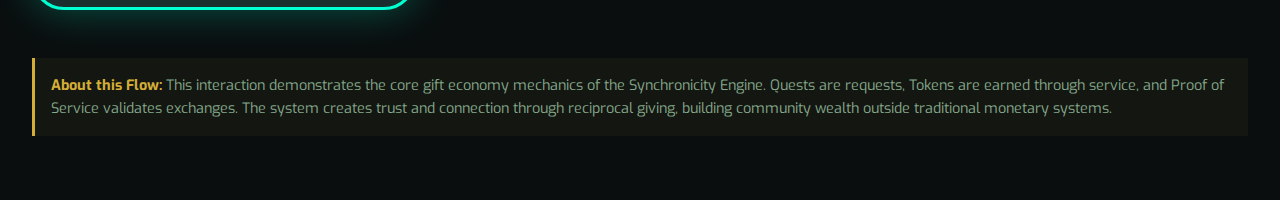
<file: refs/IntentionExchangeMockup.html>
<!DOCTYPE html>
<html lang="en">
<head>
    <meta charset="UTF-8">
    <meta name="viewport" content="width=device-width, initial-scale=1.0">
    <title>Quest Exchange Flow - SyncEngine</title>
    <link href="https://fonts.googleapis.com/css2?family=Exo:wght@300;400;500;600;700&display=swap" rel="stylesheet">
    <style>
        * {
            margin: 0;
            padding: 0;
            box-sizing: border-box;
        }

        body {
            background: #0a0e0f;
            color: #F7F3E9;
            font-family: 'Exo', sans-serif;
            padding: 2rem;
            min-height: 100vh;
        }

        .container {
            max-width: 1600px;
            margin: 0 auto;
        }

        h1 {
            color: #D4AF37;
            text-align: center;
            margin-bottom: 3rem;
            font-size: 2.5rem;
            text-shadow: 0 0 20px rgba(212, 175, 55, 0.6);
        }

        .screens-grid {
            display: grid;
            grid-template-columns: repeat(auto-fit, minmax(320px, 1fr));
            gap: 2rem;
            margin-bottom: 3rem;
        }

        .phone-mockup {
            background: #1a2e2e;
            border: 3px solid #00FFD1;
            border-radius: 2rem;
            padding: 1.5rem;
            box-shadow: 0 0 40px rgba(0, 255, 209, 0.3);
            position: relative;
        }

        .screen-label {
            position: absolute;
            top: -1rem;
            left: 50%;
            transform: translateX(-50%);
            background: #1a2e2e;
            padding: 0.25rem 1rem;
            border: 2px solid #00FFD1;
            border-radius: 1rem;
            color: #00FFD1;
            font-size: 0.75rem;
            font-weight: 600;
            text-transform: uppercase;
            letter-spacing: 0.05em;
        }

        .screen-content {
            background: #0f1f1f;
            border: 2px solid #00FFD1;
            border-radius: 1.5rem;
            padding: 1.5rem;
            min-height: 600px;
            display: flex;
            flex-direction: column;
        }

        .status-bar {
            display: flex;
            justify-content: space-between;
            align-items: center;
            margin-bottom: 1rem;
            padding-bottom: 0.5rem;
            border-bottom: 1px solid rgba(0, 255, 209, 0.2);
            font-size: 0.75rem;
            color: #84A98C;
        }

        .back-button {
            color: #00FFD1;
            font-size: 1.25rem;
            cursor: pointer;
        }

        .screen-title {
            color: #D4AF37;
            font-size: 1.5rem;
            font-weight: 600;
            margin-bottom: 1.5rem;
            text-shadow: 0 0 15px rgba(212, 175, 55, 0.5);
        }

        .input-group {
            margin-bottom: 1.5rem;
        }

        .input-label {
            color: #84A98C;
            font-size: 0.85rem;
            margin-bottom: 0.5rem;
            display: block;
        }

        .text-input {
            width: 100%;
            background: rgba(0, 255, 209, 0.05);
            border: 1px solid rgba(0, 255, 209, 0.3);
            border-radius: 0.75rem;
            padding: 1rem;
            color: #F7F3E9;
            font-family: 'Exo', sans-serif;
            font-size: 1rem;
        }

        .text-input:focus {
            outline: none;
            border-color: #00FFD1;
            box-shadow: 0 0 15px rgba(0, 255, 209, 0.3);
        }

        .textarea {
            min-height: 100px;
            resize: vertical;
        }

        .token-list {
            display: flex;
            flex-direction: column;
            gap: 1rem;
            margin-bottom: 1.5rem;
        }

        .token-card {
            background: rgba(212, 175, 55, 0.1);
            border: 2px solid rgba(212, 175, 55, 0.5);
            border-radius: 1rem;
            padding: 1rem;
            cursor: pointer;
            transition: all 0.3s ease;
        }

        .token-card:hover {
            border-color: #D4AF37;
            box-shadow: 0 0 20px rgba(212, 175, 55, 0.4);
            transform: translateY(-2px);
        }

        .token-card.selected {
            border-color: #D4AF37;
            background: rgba(212, 175, 55, 0.2);
            box-shadow: 0 0 25px rgba(212, 175, 55, 0.5);
        }

        .token-name {
            color: #D4AF37;
            font-weight: 600;
            margin-bottom: 0.25rem;
        }

        .token-meta {
            color: #84A98C;
            font-size: 0.85rem;
        }

        .button-primary {
            background: rgba(212, 175, 55, 0.9);
            color: #0a0e0f;
            border: none;
            border-radius: 0.75rem;
            padding: 1rem 2rem;
            font-family: 'Exo', sans-serif;
            font-weight: 600;
            font-size: 1rem;
            cursor: pointer;
            transition: all 0.3s ease;
            box-shadow: 0 0 20px rgba(212, 175, 55, 0.4);
            margin-top: auto;
        }

        .button-primary:hover {
            background: #D4AF37;
            box-shadow: 0 0 30px rgba(212, 175, 55, 0.6);
            transform: translateY(-2px);
        }

        .qr-container {
            background: white;
            border-radius: 1rem;
            padding: 2rem;
            text-align: center;
            margin: 2rem 0;
        }

        .qr-placeholder {
            width: 200px;
            height: 200px;
            margin: 0 auto;
            background: linear-gradient(45deg, #e0e0e0 25%, transparent 25%, transparent 75%, #e0e0e0 75%, #e0e0e0),
                        linear-gradient(45deg, #e0e0e0 25%, transparent 25%, transparent 75%, #e0e0e0 75%, #e0e0e0);
            background-size: 20px 20px;
            background-position: 0 0, 10px 10px;
            border: 3px solid #333;
            position: relative;
        }

        .qr-corner {
            position: absolute;
            width: 40px;
            height: 40px;
            border: 4px solid #000;
        }

        .qr-corner.tl { top: 10px; left: 10px; }
        .qr-corner.tr { top: 10px; right: 10px; }
        .qr-corner.bl { bottom: 10px; left: 10px; }

        .quest-card {
            background: rgba(212, 175, 55, 0.15);
            border: 2px solid #D4AF37;
            border-radius: 1rem;
            padding: 1.5rem;
            margin-bottom: 1.5rem;
        }

        .quest-title {
            color: #D4AF37;
            font-size: 1.25rem;
            font-weight: 600;
            margin-bottom: 0.5rem;
        }

        .quest-description {
            color: #F7F3E9;
            font-size: 0.95rem;
            line-height: 1.6;
            margin-bottom: 1rem;
        }

        .token-attached {
            background: rgba(0, 255, 209, 0.1);
            border: 1px solid rgba(0, 255, 209, 0.3);
            border-radius: 0.5rem;
            padding: 0.75rem;
            margin-top: 1rem;
        }

        .token-attached-label {
            color: #00FFD1;
            font-size: 0.75rem;
            text-transform: uppercase;
            letter-spacing: 0.05em;
            margin-bottom: 0.25rem;
        }

        .token-attached-name {
            color: #F7F3E9;
            font-weight: 500;
        }

        .proof-form {
            display: flex;
            flex-direction: column;
            gap: 1rem;
            margin-bottom: 1.5rem;
        }

        .image-upload {
            background: rgba(0, 255, 209, 0.05);
            border: 2px dashed rgba(0, 255, 209, 0.3);
            border-radius: 1rem;
            padding: 2rem;
            text-align: center;
            cursor: pointer;
            transition: all 0.3s ease;
        }

        .image-upload:hover {
            border-color: #00FFD1;
            background: rgba(0, 255, 209, 0.1);
        }

        .upload-icon {
            font-size: 2rem;
            margin-bottom: 0.5rem;
            color: #00FFD1;
        }

        .notification {
            background: rgba(212, 175, 55, 0.2);
            border: 2px solid #D4AF37;
            border-radius: 1rem;
            padding: 1.5rem;
            margin-bottom: 1.5rem;
            animation: pulse 2s ease-in-out infinite;
        }

        @keyframes pulse {
            0%, 100% { box-shadow: 0 0 20px rgba(212, 175, 55, 0.4); }
            50% { box-shadow: 0 0 35px rgba(212, 175, 55, 0.6); }
        }

        .notification-title {
            color: #D4AF37;
            font-weight: 600;
            margin-bottom: 0.5rem;
            display: flex;
            align-items: center;
            gap: 0.5rem;
        }

        .notification-body {
            color: #F7F3E9;
            font-size: 0.95rem;
            line-height: 1.6;
        }

        .connection-badge {
            background: rgba(0, 255, 209, 0.15);
            border: 1px solid #00FFD1;
            border-radius: 0.5rem;
            padding: 0.5rem 1rem;
            display: inline-flex;
            align-items: center;
            gap: 0.5rem;
            color: #00FFD1;
            font-size: 0.85rem;
            font-weight: 500;
        }

        .avatar-circle {
            width: 40px;
            height: 40px;
            border-radius: 50%;
            background: rgba(212, 175, 55, 0.3);
            border: 2px solid #D4AF37;
            display: flex;
            align-items: center;
            justify-content: center;
            font-size: 1.25rem;
        }

        .success-message {
            text-align: center;
            padding: 2rem 1rem;
        }

        .success-icon {
            width: 80px;
            height: 80px;
            border-radius: 50%;
            background: rgba(0, 255, 209, 0.2);
            border: 3px solid #00FFD1;
            display: flex;
            align-items: center;
            justify-content: center;
            font-size: 3rem;
            margin: 0 auto 1.5rem;
            color: #00FFD1;
        }

        .success-title {
            color: #D4AF37;
            font-size: 1.5rem;
            font-weight: 600;
            margin-bottom: 1rem;
        }

        .success-body {
            color: #F7F3E9;
            line-height: 1.6;
        }

        .flow-note {
            background: rgba(0, 255, 209, 0.05);
            border-left: 3px solid #00FFD1;
            padding: 1rem;
            margin: 2rem 0;
            color: #84A98C;
            font-size: 0.9rem;
            line-height: 1.6;
        }
    </style>
</head>
<body>
    <div class="container">
        <h1>⚡ Quest Exchange Flow</h1>

        <div class="flow-note">
            <strong style="color: #00FFD1;">Story:</strong> You're at a community gathering. Someone has delicious maracuja cheesecake to share. You create a Quest for "Delicious cheesecake" and attach your Eucalyptus Token (earned from helping a neighbor). They scan your QR code, fulfill the Quest by giving you cheesecake, and post a Proof of Service. You release your token to them, completing the exchange. Now you're connected!
        </div>

        <div class="screens-grid">
            <!-- Screen 1: Create Quest -->
            <div class="phone-mockup">
                <div class="screen-label">Step 1: Create</div>
                <div class="screen-content">
                    <div class="status-bar">
                        <span>⚡ SyncEngine</span>
                        <span>3:45 PM</span>
                    </div>
                    
                    <div class="screen-title">New Quest</div>
                    
                    <div class="input-group">
                        <label class="input-label">What do you seek?</label>
                        <input type="text" class="text-input" value="Delicious cheesecake" />
                    </div>
                    
                    <div class="input-group">
                        <label class="input-label">Details (optional)</label>
                        <textarea class="text-input textarea" placeholder="Add any specific requests or context...">That maracuja cheesecake looks amazing! Would love a slice.</textarea>
                    </div>
                    
                    <div class="input-group">
                        <label class="input-label">Location</label>
                        <input type="text" class="text-input" value="Community Market - Stall 7" />
                    </div>
                    
                    <button class="button-primary">Next: Attach Tokens →</button>
                </div>
            </div>

            <!-- Screen 2: Attach Tokens -->
            <div class="phone-mockup">
                <div class="screen-label">Step 2: Attach</div>
                <div class="screen-content">
                    <div class="status-bar">
                        <span class="back-button">←</span>
                        <span>3:45 PM</span>
                    </div>
                    
                    <div class="screen-title">Attach Tokens</div>
                    
                    <div class="input-label" style="margin-bottom: 1rem;">Select tokens to offer in exchange:</div>
                    
                    <div class="token-list">
                        <div class="token-card selected">
                            <div style="display: flex; justify-content: space-between; align-items: start; margin-bottom: 0.5rem;">
                                <div class="token-name">🌳 Eucalyptus Removal Token</div>
                                <div style="background: rgba(212, 175, 55, 0.3); border: 2px solid #D4AF37; border-radius: 0.5rem; padding: 0.25rem 0.75rem; font-weight: 700; color: #D4AF37; white-space: nowrap; font-size: 1rem;">8h</div>
                            </div>
                            <div class="token-meta">Earned Oct 21, 2025</div>
                            <div class="token-meta" style="margin-top: 0.5rem; color: #D4AF37;">Helping neighbor process invasive eucalyptus</div>
                        </div>
                        
                        <div class="token-card">
                            <div class="token-name">🍞 Sourdough Starter Token</div>
                            <div class="token-meta">Earned Oct 15, 2025 • 2 hours of quest</div>
                            <div class="token-meta" style="margin-top: 0.5rem;">Sharing & teaching starter cultivation</div>
                        </div>
                        
                        <div class="token-card">
                            <div class="token-name">🎨 Garden Mural Token</div>
                            <div class="token-meta">Earned Oct 10, 2025 • 5 hours of quest</div>
                            <div class="token-meta" style="margin-top: 0.5rem;">Painting community garden entrance</div>
                        </div>
                    </div>
                    
                    <button class="button-primary">Create Quest Card</button>
                </div>
            </div>

            <!-- Screen 3: Quest Card with QR -->
            <div class="phone-mockup">
                <div class="screen-label">Step 3: Share</div>
                <div class="screen-content">
                    <div class="status-bar">
                        <span class="back-button">←</span>
                        <span>3:46 PM</span>
                    </div>
                    
                    <div class="screen-title">Your Quest</div>
                    
                    <div class="quest-card">
                        <div class="quest-title">🍰 Delicious cheesecake</div>
                        <div class="quest-description">
                            That maracuja cheesecake looks amazing! Would love a slice.
                        </div>
                        <div style="color: #84A98C; font-size: 0.85rem;">
                            📍 Community Market - Stall 7
                        </div>
                        <div class="token-attached">
                            <div class="token-attached-label">Token Offered</div>
                            <div style="display: flex; justify-content: space-between; align-items: center;">
                                <div class="token-attached-name">🌳 Eucalyptus Removal Token</div>
                                <div style="background: rgba(212, 175, 55, 0.3); border: 2px solid #D4AF37; border-radius: 0.5rem; padding: 0.25rem 0.75rem; font-weight: 700; color: #D4AF37; font-size: 1rem;">8h</div>
                            </div>
                        </div>
                    </div>

                    <div class="qr-container">
                        <div style="color: #333; font-weight: 600; margin-bottom: 1rem;">Show this to the provider</div>
                        <div class="qr-placeholder">
                            <div class="qr-corner tl"></div>
                            <div class="qr-corner tr"></div>
                            <div class="qr-corner bl"></div>
                            <div style="position: absolute; top: 50%; left: 50%; transform: translate(-50%, -50%); font-size: 0.75rem; color: #666;">
                                QUEST<br/>QR CODE
                            </div>
                        </div>
                        <div style="color: #666; font-size: 0.75rem; margin-top: 1rem;">QST-2025-10-28-A7F3</div>
                    </div>
                    
                    <div style="text-align: center; color: #84A98C; font-size: 0.9rem; margin-top: 1rem;">
                        Waiting for fulfillment...
                    </div>
                </div>
            </div>

            <!-- Screen 4: Provider View (After Scan) -->
            <div class="phone-mockup">
                <div class="screen-label">Provider View</div>
                <div class="screen-content">
                    <div class="status-bar">
                        <span class="back-button">←</span>
                        <span>3:48 PM</span>
                    </div>
                    
                    <div class="screen-title">Quest Request</div>
                    
                    <div style="display: flex; align-items: center; gap: 1rem; margin-bottom: 1.5rem;">
                        <div class="avatar-circle">🙂</div>
                        <div>
                            <div style="color: #D4AF37; font-weight: 600;">Dr. Truman Ellis</div>
                            <div style="color: #84A98C; font-size: 0.85rem;">2 connections • 5 fulfilled</div>
                        </div>
                    </div>
                    
                    <div class="quest-card">
                        <div class="quest-title">🍰 Delicious cheesecake</div>
                        <div class="quest-description">
                            That maracuja cheesecake looks amazing! Would love a slice.
                        </div>
                        <div style="color: #84A98C; font-size: 0.85rem; margin-bottom: 1rem;">
                            📍 Community Market - Stall 7
                        </div>
                        <div class="token-attached">
                            <div class="token-attached-label">Token Offered</div>
                            <div style="display: flex; justify-content: space-between; align-items: center; margin-bottom: 0.5rem;">
                                <div class="token-attached-name">🌳 Eucalyptus Removal Token</div>
                                <div style="background: rgba(212, 175, 55, 0.3); border: 2px solid #D4AF37; border-radius: 0.5rem; padding: 0.25rem 0.75rem; font-weight: 700; color: #D4AF37; font-size: 1rem;">8h</div>
                            </div>
                            <div style="color: #84A98C; font-size: 0.85rem;">
                                Ecological restoration • Invasive species removal
                            </div>
                        </div>
                    </div>

                    <button class="button-primary" style="margin-bottom: 1rem;">Fulfill Quest</button>
                    <button class="button-primary" style="background: rgba(132, 169, 140, 0.3); color: #84A98C; box-shadow: none;">
                        Decline
                    </button>
                </div>
            </div>

            <!-- Screen 5: Post Proof of Service -->
            <div class="phone-mockup">
                <div class="screen-label">Step 4: Proof</div>
                <div class="screen-content">
                    <div class="status-bar">
                        <span class="back-button">←</span>
                        <span>3:50 PM</span>
                    </div>
                    
                    <div class="screen-title">Post Proof of Service</div>
                    
                    <div class="input-group">
                        <label class="input-label">What did you provide?</label>
                        <input type="text" class="text-input" value="Maracuja Cheesecake Slice" />
                    </div>
                    
                    <div class="input-group">
                        <label class="input-label">Description</label>
                        <textarea class="text-input textarea">Shared a generous slice of fresh maracuja cheesecake made with local ingredients from the community garden.</textarea>
                    </div>
                    
                    <div class="input-group">
                        <label class="input-label">Photo (optional)</label>
                        <div class="image-upload">
                            <div class="upload-icon">📸</div>
                            <div style="color: #84A98C; font-size: 0.9rem;">Tap to add photo</div>
                        </div>
                    </div>
                    
                    <button class="button-primary">Submit Proof of Service</button>
                </div>
            </div>

            <!-- Screen 6: Notification to Release Token -->
            <div class="phone-mockup">
                <div class="screen-label">Step 5: Release</div>
                <div class="screen-content">
                    <div class="status-bar">
                        <span>⚡ SyncEngine</span>
                        <span>3:51 PM</span>
                    </div>
                    
                    <div class="screen-title">Quest Fulfilled!</div>
                    
                    <div class="notification">
                        <div class="notification-title">
                            <span>✓</span>
                            <span>Proof of Service Received</span>
                        </div>
                        <div class="notification-body">
                            You My Dear Reader has fulfilled your Quest and submitted proof. Review and release your token to complete the exchange.
                        </div>
                    </div>
                    
                    <div class="quest-card">
                        <div class="quest-title">🍰 Delicious cheesecake</div>
                        <div class="quest-description" style="margin-bottom: 1.5rem;">
                            Shared a generous slice of fresh maracuja cheesecake made with local ingredients from the community garden.
                        </div>
                        <div style="background: rgba(0,0,0,0.3); border-radius: 0.5rem; padding: 0.75rem; margin-bottom: 1rem;">
                            <div style="color: #84A98C; font-size: 0.85rem; margin-bottom: 0.5rem;">Provider</div>
                            <div style="display: flex; align-items: center; gap: 0.75rem;">
                                <div class="avatar-circle" style="width: 32px; height: 32px; font-size: 1rem;">🧑‍🍳</div>
                                <div>
                                    <div style="color: #F7F3E9; font-weight: 500;">You My Dear Reader</div>
                                    <div style="color: #84A98C; font-size: 0.8rem;">Baker & Community Chef</div>
                                </div>
                            </div>
                        </div>
                        <div class="token-attached">
                            <div class="token-attached-label">Ready to Release</div>
                            <div style="display: flex; justify-content: space-between; align-items: center;">
                                <div class="token-attached-name">🌳 Eucalyptus Removal Token</div>
                                <div style="background: rgba(212, 175, 55, 0.3); border: 2px solid #D4AF37; border-radius: 0.5rem; padding: 0.25rem 0.75rem; font-weight: 700; color: #D4AF37; font-size: 1rem;">8h</div>
                            </div>
                        </div>
                    </div>
                    
                    <button class="button-primary">Release Token to You My Dear Reader</button>
                </div>
            </div>

            <!-- Screen 7: Success & Connection -->
            <div class="phone-mockup">
                <div class="screen-label">Complete!</div>
                <div class="screen-content">
                    <div class="status-bar">
                        <span>⚡ SyncEngine</span>
                        <span>3:52 PM</span>
                    </div>
                    
                    <div class="success-message">
                        <div class="success-icon">✓</div>
                        <div class="success-title">Exchange Complete!</div>
                        <div class="success-body">
                            Your token has been released to You My Dear Reader. You're now connected through the Synchronicity Engine.
                        </div>
                    </div>
                    
                    <div class="quest-card" style="margin-top: 2rem;">
                        <div style="text-align: center; margin-bottom: 1rem;">
                            <div class="connection-badge" style="margin: 0 auto;">
                                <span>🤝</span>
                                <span>New Connection</span>
                            </div>
                        </div>
                        <div style="display: flex; align-items: center; gap: 1rem; margin-bottom: 1rem;">
                            <div class="avatar-circle">🧑‍🍳</div>
                            <div>
                                <div style="color: #D4AF37; font-weight: 600; font-size: 1.1rem;">You My Dear Reader</div>
                                <div style="color: #84A98C; font-size: 0.85rem;">Baker & Community Chef</div>
                            </div>
                        </div>
                        <div style="color: #F7F3E9; font-size: 0.9rem; line-height: 1.6; margin-top: 1rem;">
                            You can now make special requests and coordinate future exchanges directly with You My Dear Reader.
                        </div>
                    </div>
                    
                    <div style="text-align: center; margin-top: 2rem; padding: 1rem; background: rgba(0, 255, 209, 0.05); border-radius: 0.75rem;">
                        <div style="color: #84A98C; font-size: 0.9rem; line-height: 1.6;">
                            💡 You My Dear Reader is two stalls down from the wood-fired pizza oven. Maybe coordinate a token exchange for those delicious pizzas you smell...
                        </div>
                    </div>
                </div>
            </div>
        </div>

        <div class="flow-note" style="background: rgba(212, 175, 55, 0.05); border-left-color: #D4AF37;">
            <strong style="color: #D4AF37;">About this Flow:</strong> This interaction demonstrates the core gift economy mechanics of the Synchronicity Engine. Quests are requests, Tokens are earned through service, and Proof of Service validates exchanges. The system creates trust and connection through reciprocal giving, building community wealth outside traditional monetary systems.
        </div>
    </div>
</body>
</html>
</file>
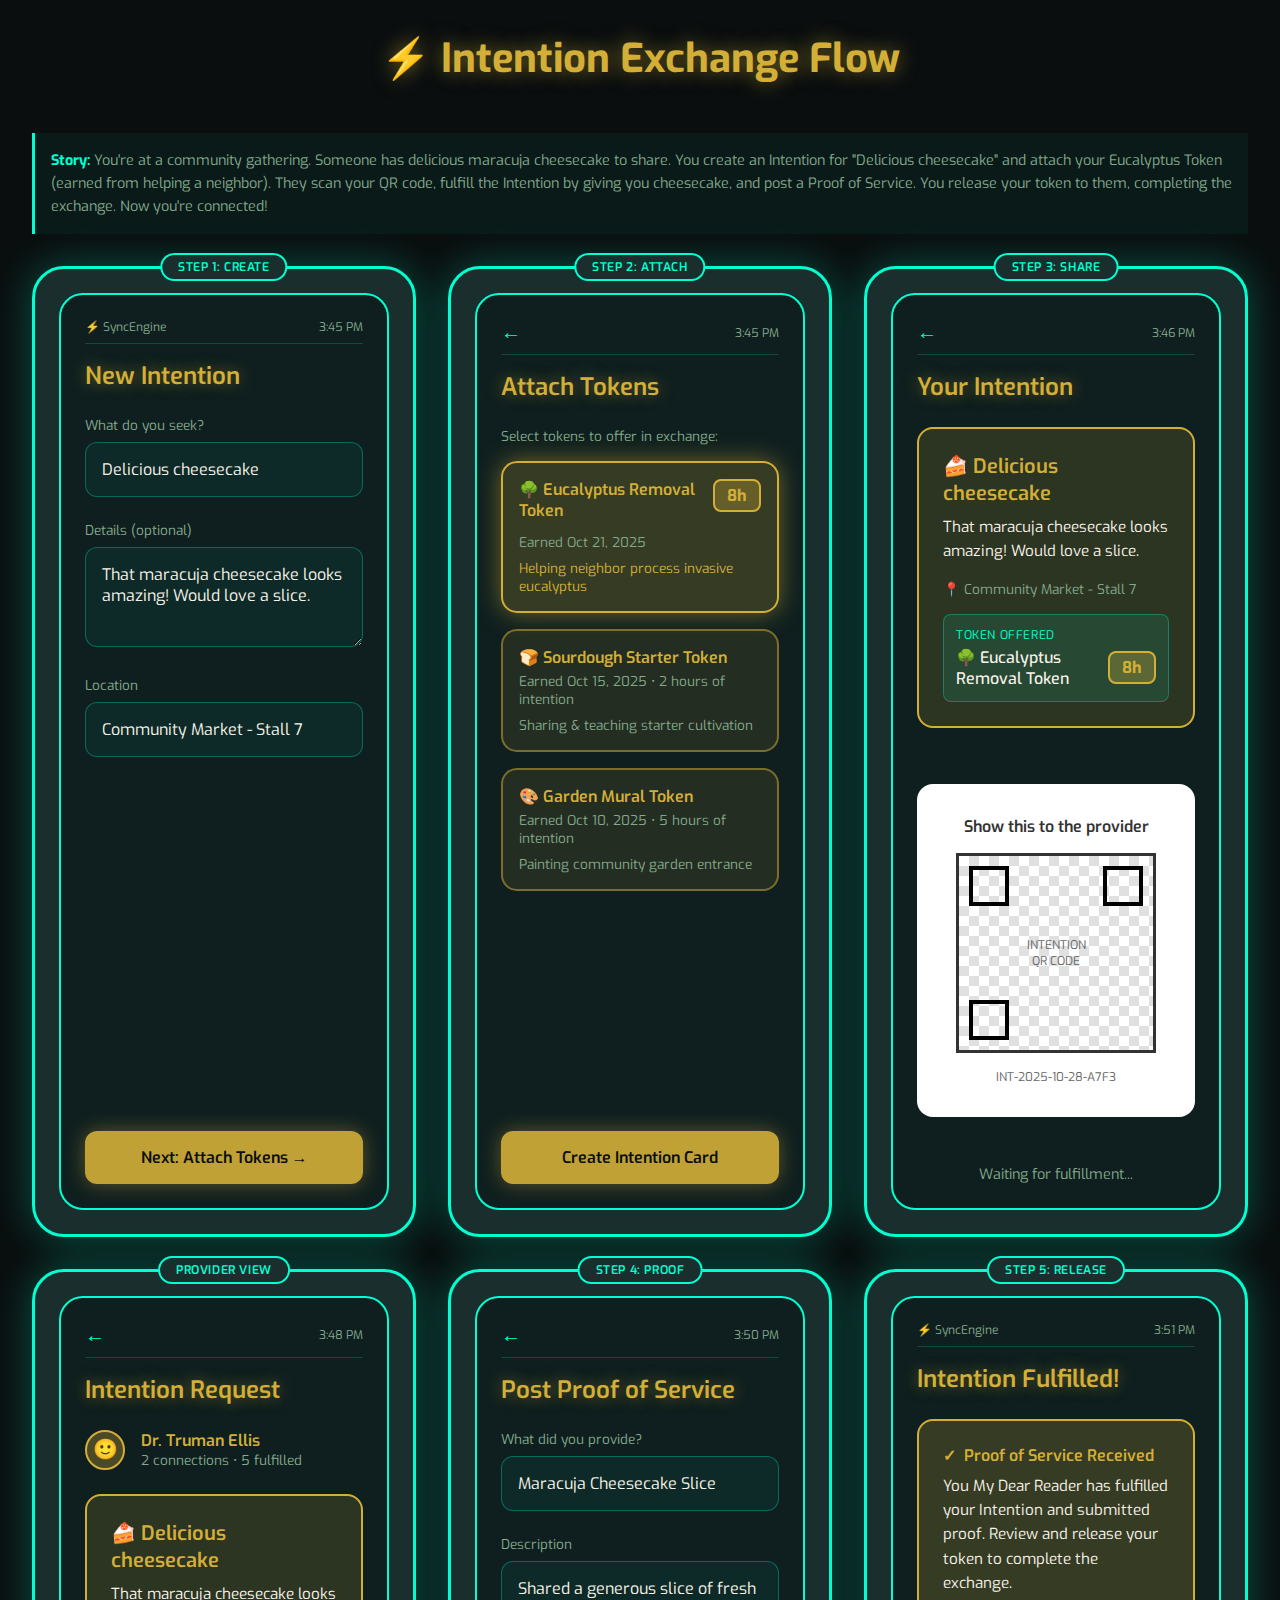
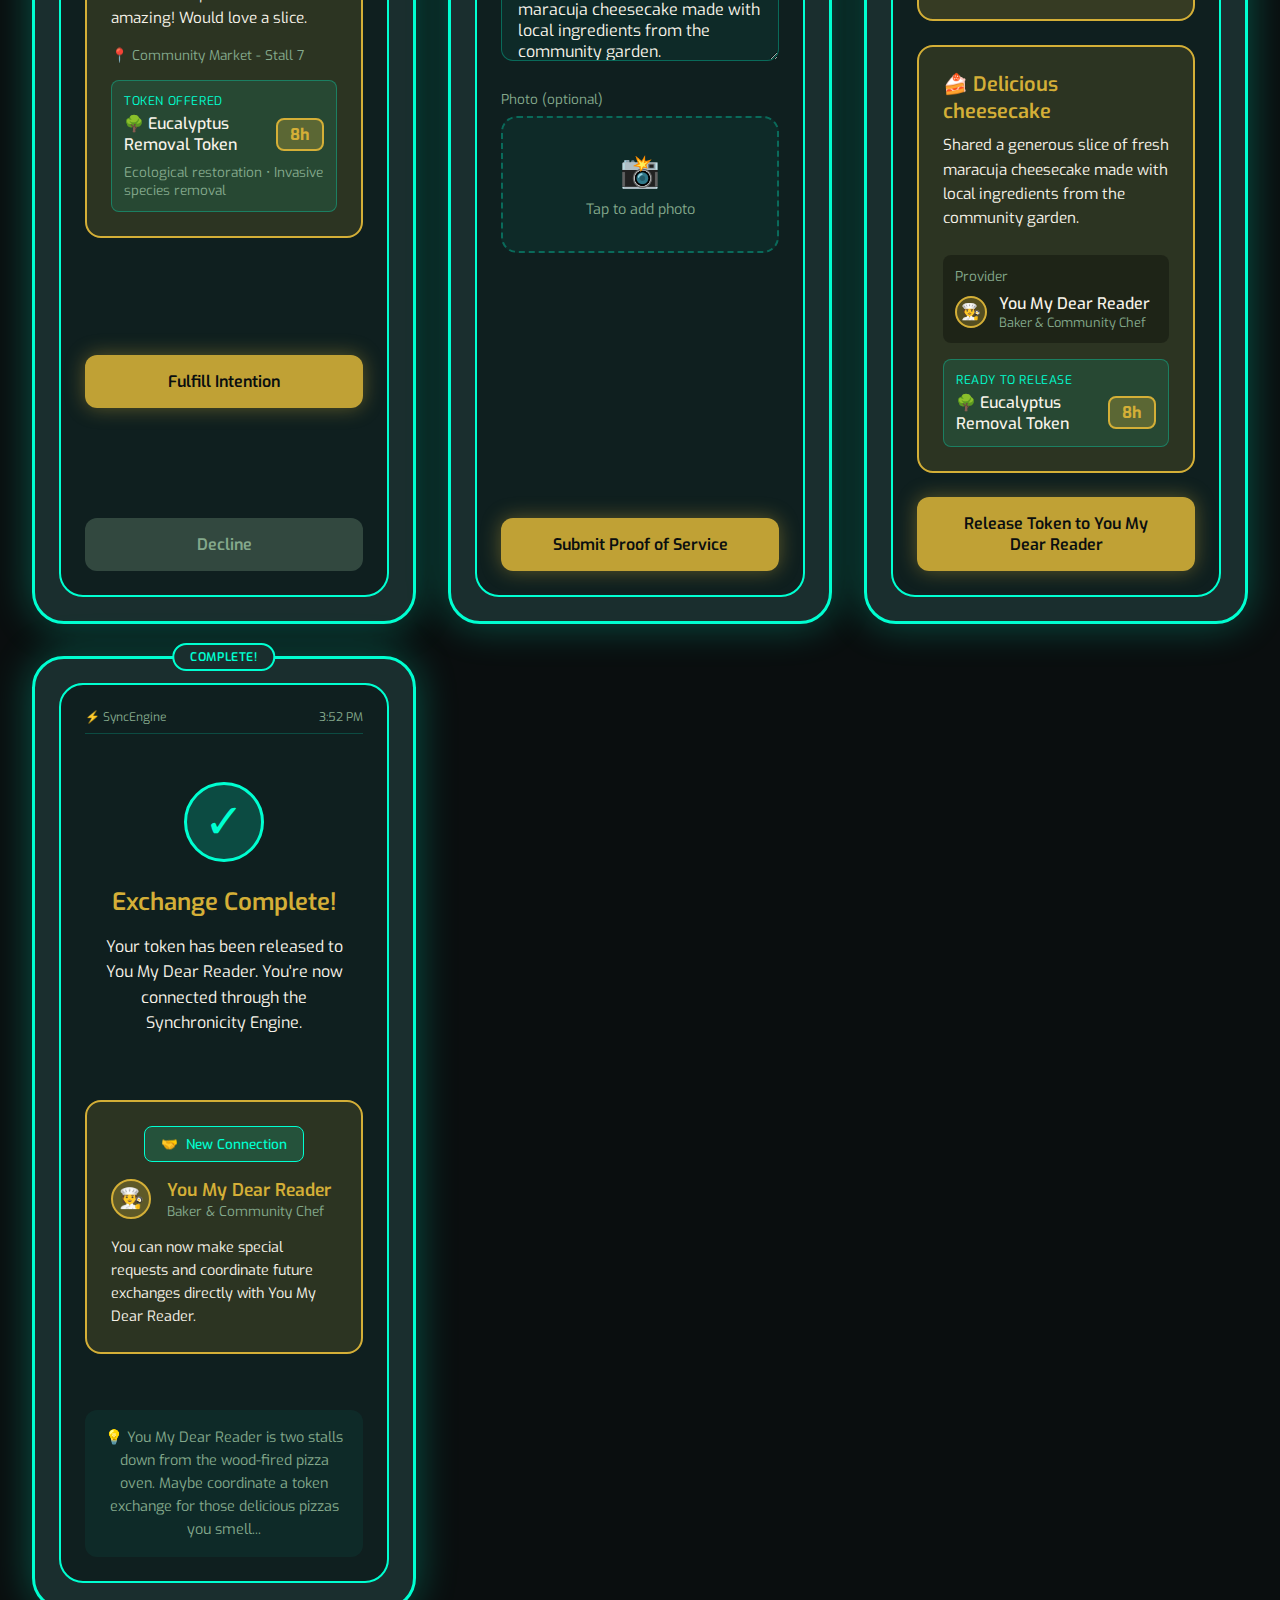
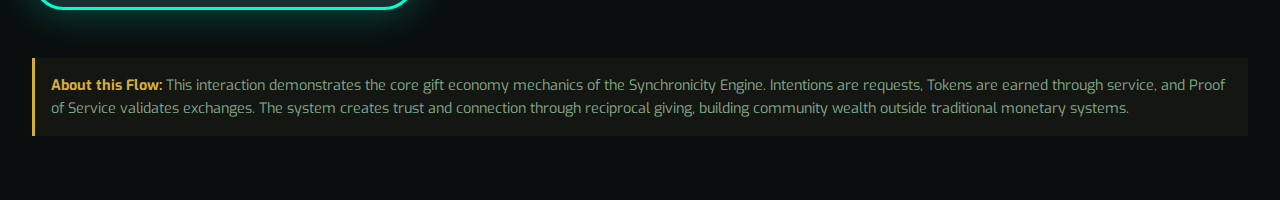
<file: refs/A Portal into SyncEngine/IntentionExchangeMockup.html>
<!DOCTYPE html>
<html lang="en">
<head>
    <meta charset="UTF-8">
    <meta name="viewport" content="width=device-width, initial-scale=1.0">
    <title>Intention Exchange Flow - SyncEngine</title>
    <link href="https://fonts.googleapis.com/css2?family=Exo:wght@300;400;500;600;700&display=swap" rel="stylesheet">
    <style>
        * {
            margin: 0;
            padding: 0;
            box-sizing: border-box;
        }

        body {
            background: #0a0e0f;
            color: #F7F3E9;
            font-family: 'Exo', sans-serif;
            padding: 2rem;
            min-height: 100vh;
        }

        .container {
            max-width: 1600px;
            margin: 0 auto;
        }

        h1 {
            color: #D4AF37;
            text-align: center;
            margin-bottom: 3rem;
            font-size: 2.5rem;
            text-shadow: 0 0 20px rgba(212, 175, 55, 0.6);
        }

        .screens-grid {
            display: grid;
            grid-template-columns: repeat(auto-fit, minmax(320px, 1fr));
            gap: 2rem;
            margin-bottom: 3rem;
            align-items: stretch;
        }

        .phone-mockup {
            background: #1a2e2e;
            border: 3px solid #00FFD1;
            border-radius: 2rem;
            padding: 1.5rem;
            box-shadow: 0 0 40px rgba(0, 255, 209, 0.3);
            position: relative;
            display: flex;
            flex-direction: column;
        }

        .screen-label {
            position: absolute;
            top: -1rem;
            left: 50%;
            transform: translateX(-50%);
            background: #1a2e2e;
            padding: 0.25rem 1rem;
            border: 2px solid #00FFD1;
            border-radius: 1rem;
            color: #00FFD1;
            font-size: 0.75rem;
            font-weight: 600;
            text-transform: uppercase;
            letter-spacing: 0.05em;
        }

        .screen-content {
            background: #0f1f1f;
            border: 2px solid #00FFD1;
            border-radius: 1.5rem;
            padding: 1.5rem;
            min-height: 600px;
            display: flex;
            flex-direction: column;
            flex: 1;
        }

        .status-bar {
            display: flex;
            justify-content: space-between;
            align-items: center;
            margin-bottom: 1rem;
            padding-bottom: 0.5rem;
            border-bottom: 1px solid rgba(0, 255, 209, 0.2);
            font-size: 0.75rem;
            color: #84A98C;
        }

        .back-button {
            color: #00FFD1;
            font-size: 1.25rem;
            cursor: pointer;
        }

        .screen-title {
            color: #D4AF37;
            font-size: 1.5rem;
            font-weight: 600;
            margin-bottom: 1.5rem;
            text-shadow: 0 0 15px rgba(212, 175, 55, 0.5);
        }

        .input-group {
            margin-bottom: 1.5rem;
        }

        .input-label {
            color: #84A98C;
            font-size: 0.85rem;
            margin-bottom: 0.5rem;
            display: block;
        }

        .text-input {
            width: 100%;
            background: rgba(0, 255, 209, 0.05);
            border: 1px solid rgba(0, 255, 209, 0.3);
            border-radius: 0.75rem;
            padding: 1rem;
            color: #F7F3E9;
            font-family: 'Exo', sans-serif;
            font-size: 1rem;
        }

        .text-input:focus {
            outline: none;
            border-color: #00FFD1;
            box-shadow: 0 0 15px rgba(0, 255, 209, 0.3);
        }

        .textarea {
            min-height: 100px;
            resize: vertical;
        }

        .token-list {
            display: flex;
            flex-direction: column;
            gap: 1rem;
            margin-bottom: 1.5rem;
        }

        .token-card {
            background: rgba(212, 175, 55, 0.1);
            border: 2px solid rgba(212, 175, 55, 0.5);
            border-radius: 1rem;
            padding: 1rem;
            cursor: pointer;
            transition: all 0.3s ease;
        }

        .token-card:hover {
            border-color: #D4AF37;
            box-shadow: 0 0 20px rgba(212, 175, 55, 0.4);
            transform: translateY(-2px);
        }

        .token-card.selected {
            border-color: #D4AF37;
            background: rgba(212, 175, 55, 0.2);
            box-shadow: 0 0 25px rgba(212, 175, 55, 0.5);
        }

        .token-name {
            color: #D4AF37;
            font-weight: 600;
            margin-bottom: 0.25rem;
        }

        .token-meta {
            color: #84A98C;
            font-size: 0.85rem;
        }

        .button-primary {
            background: rgba(212, 175, 55, 0.9);
            color: #0a0e0f;
            border: none;
            border-radius: 0.75rem;
            padding: 1rem 2rem;
            font-family: 'Exo', sans-serif;
            font-weight: 600;
            font-size: 1rem;
            cursor: pointer;
            transition: all 0.3s ease;
            box-shadow: 0 0 20px rgba(212, 175, 55, 0.4);
            margin-top: auto;
        }

        .button-primary:hover {
            background: #D4AF37;
            box-shadow: 0 0 30px rgba(212, 175, 55, 0.6);
            transform: translateY(-2px);
        }

        .qr-container {
            background: white;
            border-radius: 1rem;
            padding: 2rem;
            text-align: center;
            margin: 2rem 0;
        }

        .qr-placeholder {
            width: 200px;
            height: 200px;
            margin: 0 auto;
            background: linear-gradient(45deg, #e0e0e0 25%, transparent 25%, transparent 75%, #e0e0e0 75%, #e0e0e0),
                        linear-gradient(45deg, #e0e0e0 25%, transparent 25%, transparent 75%, #e0e0e0 75%, #e0e0e0);
            background-size: 20px 20px;
            background-position: 0 0, 10px 10px;
            border: 3px solid #333;
            position: relative;
        }

        .qr-corner {
            position: absolute;
            width: 40px;
            height: 40px;
            border: 4px solid #000;
        }

        .qr-corner.tl { top: 10px; left: 10px; }
        .qr-corner.tr { top: 10px; right: 10px; }
        .qr-corner.bl { bottom: 10px; left: 10px; }

        .intention-card {
            background: rgba(212, 175, 55, 0.15);
            border: 2px solid #D4AF37;
            border-radius: 1rem;
            padding: 1.5rem;
            margin-bottom: 1.5rem;
        }

        .intention-title {
            color: #D4AF37;
            font-size: 1.25rem;
            font-weight: 600;
            margin-bottom: 0.5rem;
        }

        .intention-description {
            color: #F7F3E9;
            font-size: 0.95rem;
            line-height: 1.6;
            margin-bottom: 1rem;
        }

        .token-attached {
            background: rgba(0, 255, 209, 0.1);
            border: 1px solid rgba(0, 255, 209, 0.3);
            border-radius: 0.5rem;
            padding: 0.75rem;
            margin-top: 1rem;
        }

        .token-attached-label {
            color: #00FFD1;
            font-size: 0.75rem;
            text-transform: uppercase;
            letter-spacing: 0.05em;
            margin-bottom: 0.25rem;
        }

        .token-attached-name {
            color: #F7F3E9;
            font-weight: 500;
        }

        .proof-form {
            display: flex;
            flex-direction: column;
            gap: 1rem;
            margin-bottom: 1.5rem;
        }

        .image-upload {
            background: rgba(0, 255, 209, 0.05);
            border: 2px dashed rgba(0, 255, 209, 0.3);
            border-radius: 1rem;
            padding: 2rem;
            text-align: center;
            cursor: pointer;
            transition: all 0.3s ease;
        }

        .image-upload:hover {
            border-color: #00FFD1;
            background: rgba(0, 255, 209, 0.1);
        }

        .upload-icon {
            font-size: 2rem;
            margin-bottom: 0.5rem;
            color: #00FFD1;
        }

        .notification {
            background: rgba(212, 175, 55, 0.2);
            border: 2px solid #D4AF37;
            border-radius: 1rem;
            padding: 1.5rem;
            margin-bottom: 1.5rem;
            animation: pulse 2s ease-in-out infinite;
        }

        @keyframes pulse {
            0%, 100% { box-shadow: 0 0 20px rgba(212, 175, 55, 0.4); }
            50% { box-shadow: 0 0 35px rgba(212, 175, 55, 0.6); }
        }

        .notification-title {
            color: #D4AF37;
            font-weight: 600;
            margin-bottom: 0.5rem;
            display: flex;
            align-items: center;
            gap: 0.5rem;
        }

        .notification-body {
            color: #F7F3E9;
            font-size: 0.95rem;
            line-height: 1.6;
        }

        .connection-badge {
            background: rgba(0, 255, 209, 0.15);
            border: 1px solid #00FFD1;
            border-radius: 0.5rem;
            padding: 0.5rem 1rem;
            display: inline-flex;
            align-items: center;
            gap: 0.5rem;
            color: #00FFD1;
            font-size: 0.85rem;
            font-weight: 500;
        }

        .avatar-circle {
            width: 40px;
            height: 40px;
            border-radius: 50%;
            background: rgba(212, 175, 55, 0.3);
            border: 2px solid #D4AF37;
            display: flex;
            align-items: center;
            justify-content: center;
            font-size: 1.25rem;
        }

        .success-message {
            text-align: center;
            padding: 2rem 1rem;
        }

        .success-icon {
            width: 80px;
            height: 80px;
            border-radius: 50%;
            background: rgba(0, 255, 209, 0.2);
            border: 3px solid #00FFD1;
            display: flex;
            align-items: center;
            justify-content: center;
            font-size: 3rem;
            margin: 0 auto 1.5rem;
            color: #00FFD1;
        }

        .success-title {
            color: #D4AF37;
            font-size: 1.5rem;
            font-weight: 600;
            margin-bottom: 1rem;
        }

        .success-body {
            color: #F7F3E9;
            line-height: 1.6;
        }

        .flow-note {
            background: rgba(0, 255, 209, 0.05);
            border-left: 3px solid #00FFD1;
            padding: 1rem;
            margin: 2rem 0;
            color: #84A98C;
            font-size: 0.9rem;
            line-height: 1.6;
        }
    </style>
</head>
<body>
    <div class="container">
        <h1>⚡ Intention Exchange Flow</h1>

        <div class="flow-note">
            <strong style="color: #00FFD1;">Story:</strong> You're at a community gathering. Someone has delicious maracuja cheesecake to share. You create an Intention for "Delicious cheesecake" and attach your Eucalyptus Token (earned from helping a neighbor). They scan your QR code, fulfill the Intention by giving you cheesecake, and post a Proof of Service. You release your token to them, completing the exchange. Now you're connected!
        </div>

        <div class="screens-grid">
            <!-- Screen 1: Create Intention -->
            <div class="phone-mockup">
                <div class="screen-label">Step 1: Create</div>
                <div class="screen-content">
                    <div class="status-bar">
                        <span>⚡ SyncEngine</span>
                        <span>3:45 PM</span>
                    </div>
                    
                    <div class="screen-title">New Intention</div>
                    
                    <div class="input-group">
                        <label class="input-label">What do you seek?</label>
                        <input type="text" class="text-input" value="Delicious cheesecake" />
                    </div>
                    
                    <div class="input-group">
                        <label class="input-label">Details (optional)</label>
                        <textarea class="text-input textarea" placeholder="Add any specific requests or context...">That maracuja cheesecake looks amazing! Would love a slice.</textarea>
                    </div>
                    
                    <div class="input-group">
                        <label class="input-label">Location</label>
                        <input type="text" class="text-input" value="Community Market - Stall 7" />
                    </div>
                    
                    <button class="button-primary">Next: Attach Tokens →</button>
                </div>
            </div>

            <!-- Screen 2: Attach Tokens -->
            <div class="phone-mockup">
                <div class="screen-label">Step 2: Attach</div>
                <div class="screen-content">
                    <div class="status-bar">
                        <span class="back-button">←</span>
                        <span>3:45 PM</span>
                    </div>
                    
                    <div class="screen-title">Attach Tokens</div>
                    
                    <div class="input-label" style="margin-bottom: 1rem;">Select tokens to offer in exchange:</div>
                    
                    <div class="token-list">
                        <div class="token-card selected">
                            <div style="display: flex; justify-content: space-between; align-items: start; margin-bottom: 0.5rem;">
                                <div class="token-name">🌳 Eucalyptus Removal Token</div>
                                <div style="background: rgba(212, 175, 55, 0.3); border: 2px solid #D4AF37; border-radius: 0.5rem; padding: 0.25rem 0.75rem; font-weight: 700; color: #D4AF37; white-space: nowrap; font-size: 1rem;">8h</div>
                            </div>
                            <div class="token-meta">Earned Oct 21, 2025</div>
                            <div class="token-meta" style="margin-top: 0.5rem; color: #D4AF37;">Helping neighbor process invasive eucalyptus</div>
                        </div>
                        
                        <div class="token-card">
                            <div class="token-name">🍞 Sourdough Starter Token</div>
                            <div class="token-meta">Earned Oct 15, 2025 • 2 hours of intention</div>
                            <div class="token-meta" style="margin-top: 0.5rem;">Sharing & teaching starter cultivation</div>
                        </div>
                        
                        <div class="token-card">
                            <div class="token-name">🎨 Garden Mural Token</div>
                            <div class="token-meta">Earned Oct 10, 2025 • 5 hours of intention</div>
                            <div class="token-meta" style="margin-top: 0.5rem;">Painting community garden entrance</div>
                        </div>
                    </div>
                    
                    <button class="button-primary">Create Intention Card</button>
                </div>
            </div>

            <!-- Screen 3: Intention Card with QR -->
            <div class="phone-mockup">
                <div class="screen-label">Step 3: Share</div>
                <div class="screen-content">
                    <div class="status-bar">
                        <span class="back-button">←</span>
                        <span>3:46 PM</span>
                    </div>
                    
                    <div class="screen-title">Your Intention</div>
                    
                    <div class="intention-card">
                        <div class="intention-title">🍰 Delicious cheesecake</div>
                        <div class="intention-description">
                            That maracuja cheesecake looks amazing! Would love a slice.
                        </div>
                        <div style="color: #84A98C; font-size: 0.85rem;">
                            📍 Community Market - Stall 7
                        </div>
                        <div class="token-attached">
                            <div class="token-attached-label">Token Offered</div>
                            <div style="display: flex; justify-content: space-between; align-items: center;">
                                <div class="token-attached-name">🌳 Eucalyptus Removal Token</div>
                                <div style="background: rgba(212, 175, 55, 0.3); border: 2px solid #D4AF37; border-radius: 0.5rem; padding: 0.25rem 0.75rem; font-weight: 700; color: #D4AF37; font-size: 1rem;">8h</div>
                            </div>
                        </div>
                    </div>
                    
                    <div class="qr-container">
                        <div style="color: #333; font-weight: 600; margin-bottom: 1rem;">Show this to the provider</div>
                        <div class="qr-placeholder">
                            <div class="qr-corner tl"></div>
                            <div class="qr-corner tr"></div>
                            <div class="qr-corner bl"></div>
                            <div style="position: absolute; top: 50%; left: 50%; transform: translate(-50%, -50%); font-size: 0.75rem; color: #666;">
                                INTENTION<br/>QR CODE
                            </div>
                        </div>
                        <div style="color: #666; font-size: 0.75rem; margin-top: 1rem;">INT-2025-10-28-A7F3</div>
                    </div>
                    
                    <div style="text-align: center; color: #84A98C; font-size: 0.9rem; margin-top: 1rem;">
                        Waiting for fulfillment...
                    </div>
                </div>
            </div>

            <!-- Screen 4: Provider View (After Scan) -->
            <div class="phone-mockup">
                <div class="screen-label">Provider View</div>
                <div class="screen-content">
                    <div class="status-bar">
                        <span class="back-button">←</span>
                        <span>3:48 PM</span>
                    </div>
                    
                    <div class="screen-title">Intention Request</div>
                    
                    <div style="display: flex; align-items: center; gap: 1rem; margin-bottom: 1.5rem;">
                        <div class="avatar-circle">🙂</div>
                        <div>
                            <div style="color: #D4AF37; font-weight: 600;">Dr. Truman Ellis</div>
                            <div style="color: #84A98C; font-size: 0.85rem;">2 connections • 5 fulfilled</div>
                        </div>
                    </div>
                    
                    <div class="intention-card">
                        <div class="intention-title">🍰 Delicious cheesecake</div>
                        <div class="intention-description">
                            That maracuja cheesecake looks amazing! Would love a slice.
                        </div>
                        <div style="color: #84A98C; font-size: 0.85rem; margin-bottom: 1rem;">
                            📍 Community Market - Stall 7
                        </div>
                        <div class="token-attached">
                            <div class="token-attached-label">Token Offered</div>
                            <div style="display: flex; justify-content: space-between; align-items: center; margin-bottom: 0.5rem;">
                                <div class="token-attached-name">🌳 Eucalyptus Removal Token</div>
                                <div style="background: rgba(212, 175, 55, 0.3); border: 2px solid #D4AF37; border-radius: 0.5rem; padding: 0.25rem 0.75rem; font-weight: 700; color: #D4AF37; font-size: 1rem;">8h</div>
                            </div>
                            <div style="color: #84A98C; font-size: 0.85rem;">
                                Ecological restoration • Invasive species removal
                            </div>
                        </div>
                    </div>
                    
                    <button class="button-primary" style="margin-bottom: 1rem;">Fulfill Intention</button>
                    <button class="button-primary" style="background: rgba(132, 169, 140, 0.3); color: #84A98C; box-shadow: none;">
                        Decline
                    </button>
                </div>
            </div>

            <!-- Screen 5: Post Proof of Service -->
            <div class="phone-mockup">
                <div class="screen-label">Step 4: Proof</div>
                <div class="screen-content">
                    <div class="status-bar">
                        <span class="back-button">←</span>
                        <span>3:50 PM</span>
                    </div>
                    
                    <div class="screen-title">Post Proof of Service</div>
                    
                    <div class="input-group">
                        <label class="input-label">What did you provide?</label>
                        <input type="text" class="text-input" value="Maracuja Cheesecake Slice" />
                    </div>
                    
                    <div class="input-group">
                        <label class="input-label">Description</label>
                        <textarea class="text-input textarea">Shared a generous slice of fresh maracuja cheesecake made with local ingredients from the community garden.</textarea>
                    </div>
                    
                    <div class="input-group">
                        <label class="input-label">Photo (optional)</label>
                        <div class="image-upload">
                            <div class="upload-icon">📸</div>
                            <div style="color: #84A98C; font-size: 0.9rem;">Tap to add photo</div>
                        </div>
                    </div>
                    
                    <button class="button-primary">Submit Proof of Service</button>
                </div>
            </div>

            <!-- Screen 6: Notification to Release Token -->
            <div class="phone-mockup">
                <div class="screen-label">Step 5: Release</div>
                <div class="screen-content">
                    <div class="status-bar">
                        <span>⚡ SyncEngine</span>
                        <span>3:51 PM</span>
                    </div>
                    
                    <div class="screen-title">Intention Fulfilled!</div>
                    
                    <div class="notification">
                        <div class="notification-title">
                            <span>✓</span>
                            <span>Proof of Service Received</span>
                        </div>
                        <div class="notification-body">
                            You My Dear Reader has fulfilled your Intention and submitted proof. Review and release your token to complete the exchange.
                        </div>
                    </div>
                    
                    <div class="intention-card">
                        <div class="intention-title">🍰 Delicious cheesecake</div>
                        <div class="intention-description" style="margin-bottom: 1.5rem;">
                            Shared a generous slice of fresh maracuja cheesecake made with local ingredients from the community garden.
                        </div>
                        <div style="background: rgba(0,0,0,0.3); border-radius: 0.5rem; padding: 0.75rem; margin-bottom: 1rem;">
                            <div style="color: #84A98C; font-size: 0.85rem; margin-bottom: 0.5rem;">Provider</div>
                            <div style="display: flex; align-items: center; gap: 0.75rem;">
                                <div class="avatar-circle" style="width: 32px; height: 32px; font-size: 1rem;">🧑‍🍳</div>
                                <div>
                                    <div style="color: #F7F3E9; font-weight: 500;">You My Dear Reader</div>
                                    <div style="color: #84A98C; font-size: 0.8rem;">Baker & Community Chef</div>
                                </div>
                            </div>
                        </div>
                        <div class="token-attached">
                            <div class="token-attached-label">Ready to Release</div>
                            <div style="display: flex; justify-content: space-between; align-items: center;">
                                <div class="token-attached-name">🌳 Eucalyptus Removal Token</div>
                                <div style="background: rgba(212, 175, 55, 0.3); border: 2px solid #D4AF37; border-radius: 0.5rem; padding: 0.25rem 0.75rem; font-weight: 700; color: #D4AF37; font-size: 1rem;">8h</div>
                            </div>
                        </div>
                    </div>
                    
                    <button class="button-primary">Release Token to You My Dear Reader</button>
                </div>
            </div>

            <!-- Screen 7: Success & Connection -->
            <div class="phone-mockup">
                <div class="screen-label">Complete!</div>
                <div class="screen-content">
                    <div class="status-bar">
                        <span>⚡ SyncEngine</span>
                        <span>3:52 PM</span>
                    </div>
                    
                    <div class="success-message">
                        <div class="success-icon">✓</div>
                        <div class="success-title">Exchange Complete!</div>
                        <div class="success-body">
                            Your token has been released to You My Dear Reader. You're now connected through the Synchronicity Engine.
                        </div>
                    </div>
                    
                    <div class="intention-card" style="margin-top: 2rem;">
                        <div style="text-align: center; margin-bottom: 1rem;">
                            <div class="connection-badge" style="margin: 0 auto;">
                                <span>🤝</span>
                                <span>New Connection</span>
                            </div>
                        </div>
                        <div style="display: flex; align-items: center; gap: 1rem; margin-bottom: 1rem;">
                            <div class="avatar-circle">🧑‍🍳</div>
                            <div>
                                <div style="color: #D4AF37; font-weight: 600; font-size: 1.1rem;">You My Dear Reader</div>
                                <div style="color: #84A98C; font-size: 0.85rem;">Baker & Community Chef</div>
                            </div>
                        </div>
                        <div style="color: #F7F3E9; font-size: 0.9rem; line-height: 1.6; margin-top: 1rem;">
                            You can now make special requests and coordinate future exchanges directly with You My Dear Reader.
                        </div>
                    </div>
                    
                    <div style="text-align: center; margin-top: 2rem; padding: 1rem; background: rgba(0, 255, 209, 0.05); border-radius: 0.75rem;">
                        <div style="color: #84A98C; font-size: 0.9rem; line-height: 1.6;">
                            💡 You My Dear Reader is two stalls down from the wood-fired pizza oven. Maybe coordinate a token exchange for those delicious pizzas you smell...
                        </div>
                    </div>
                </div>
            </div>
        </div>

        <div class="flow-note" style="background: rgba(212, 175, 55, 0.05); border-left-color: #D4AF37;">
            <strong style="color: #D4AF37;">About this Flow:</strong> This interaction demonstrates the core gift economy mechanics of the Synchronicity Engine. Intentions are requests, Tokens are earned through service, and Proof of Service validates exchanges. The system creates trust and connection through reciprocal giving, building community wealth outside traditional monetary systems.
        </div>
    </div>
</body>
</html>
</file>
